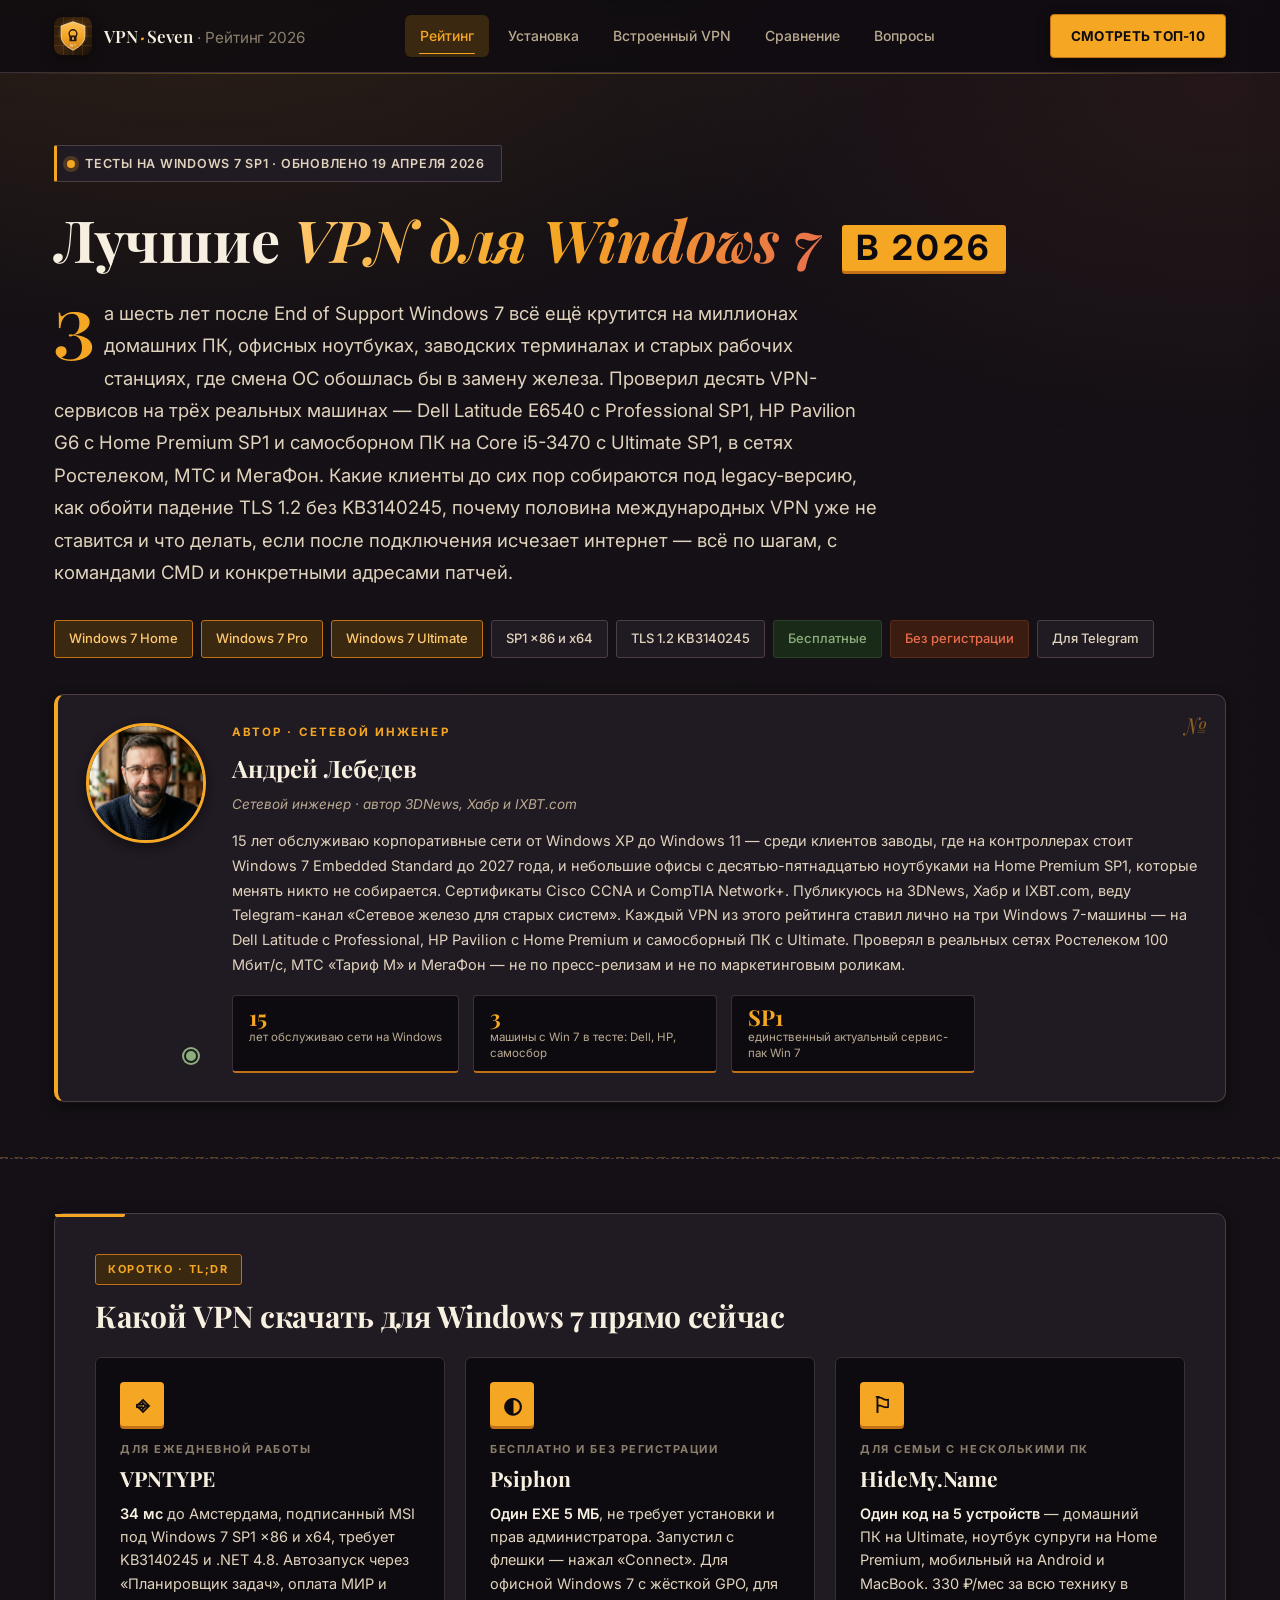
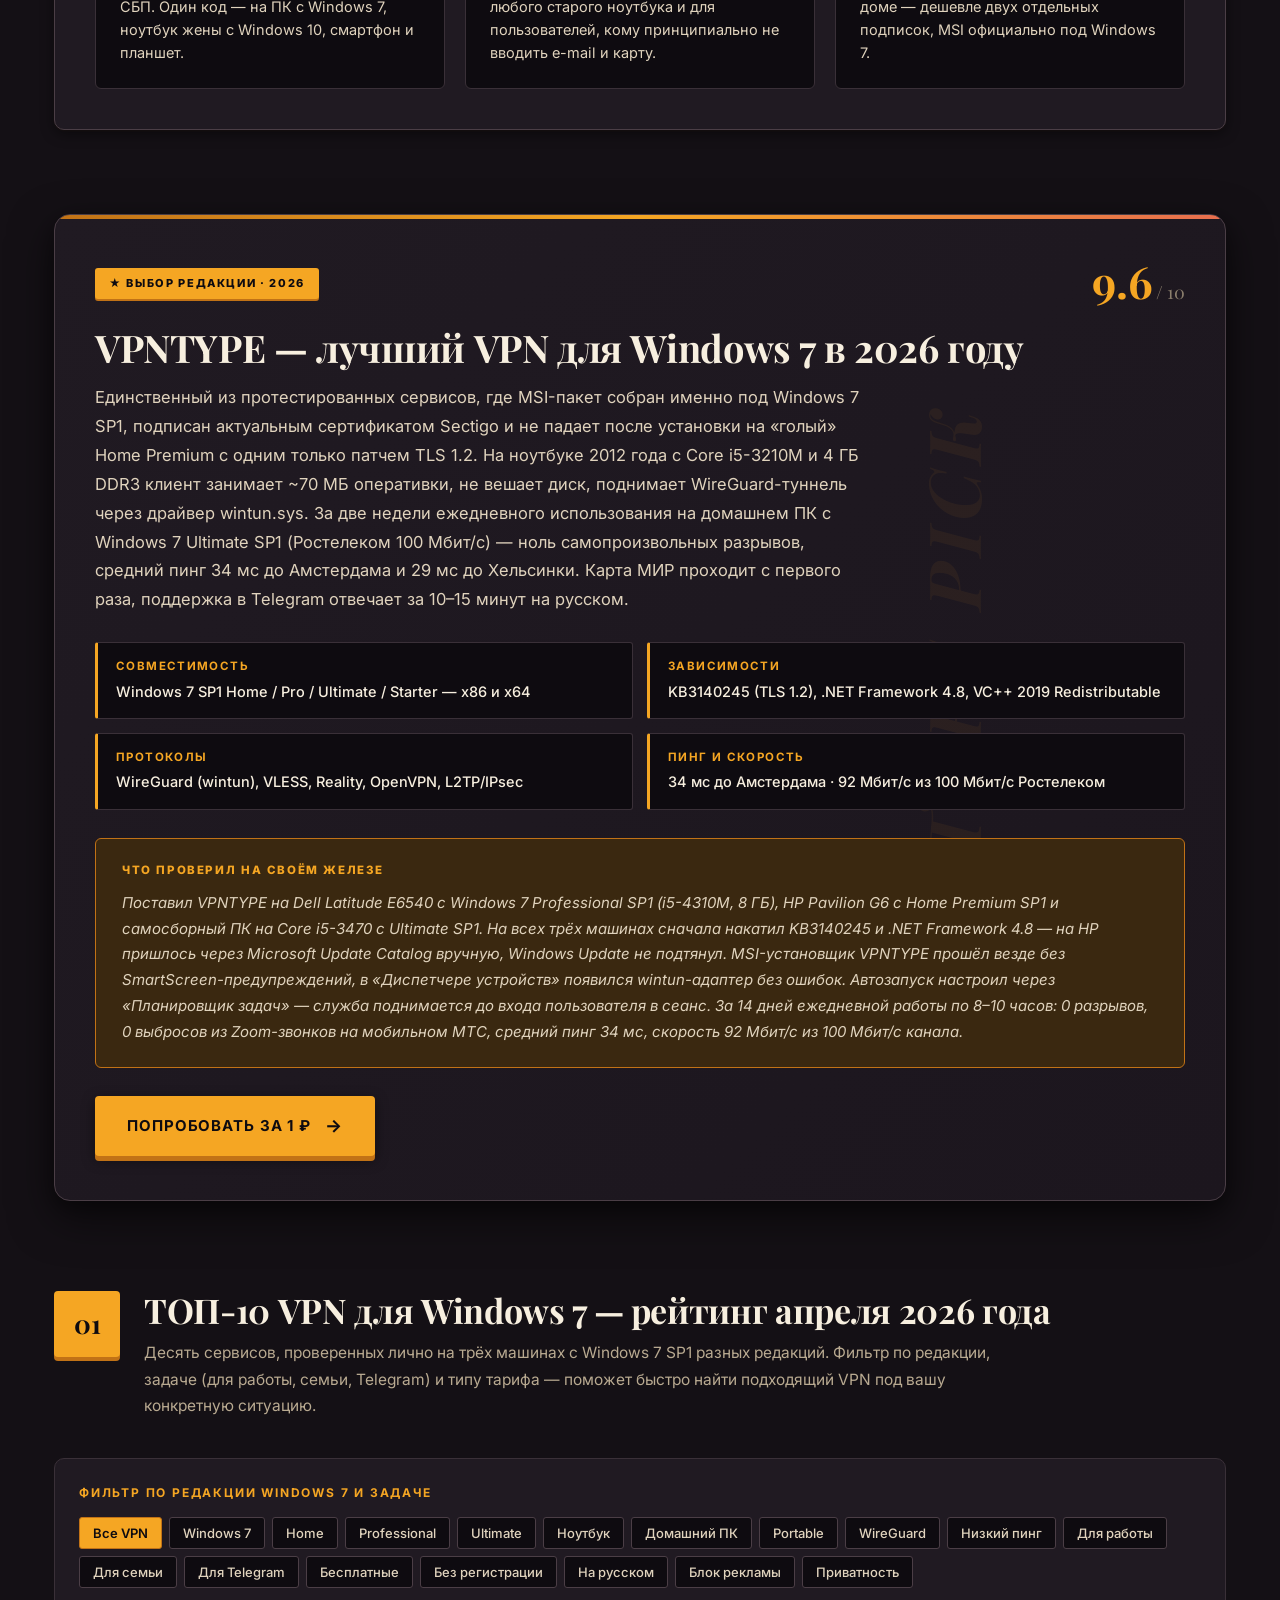
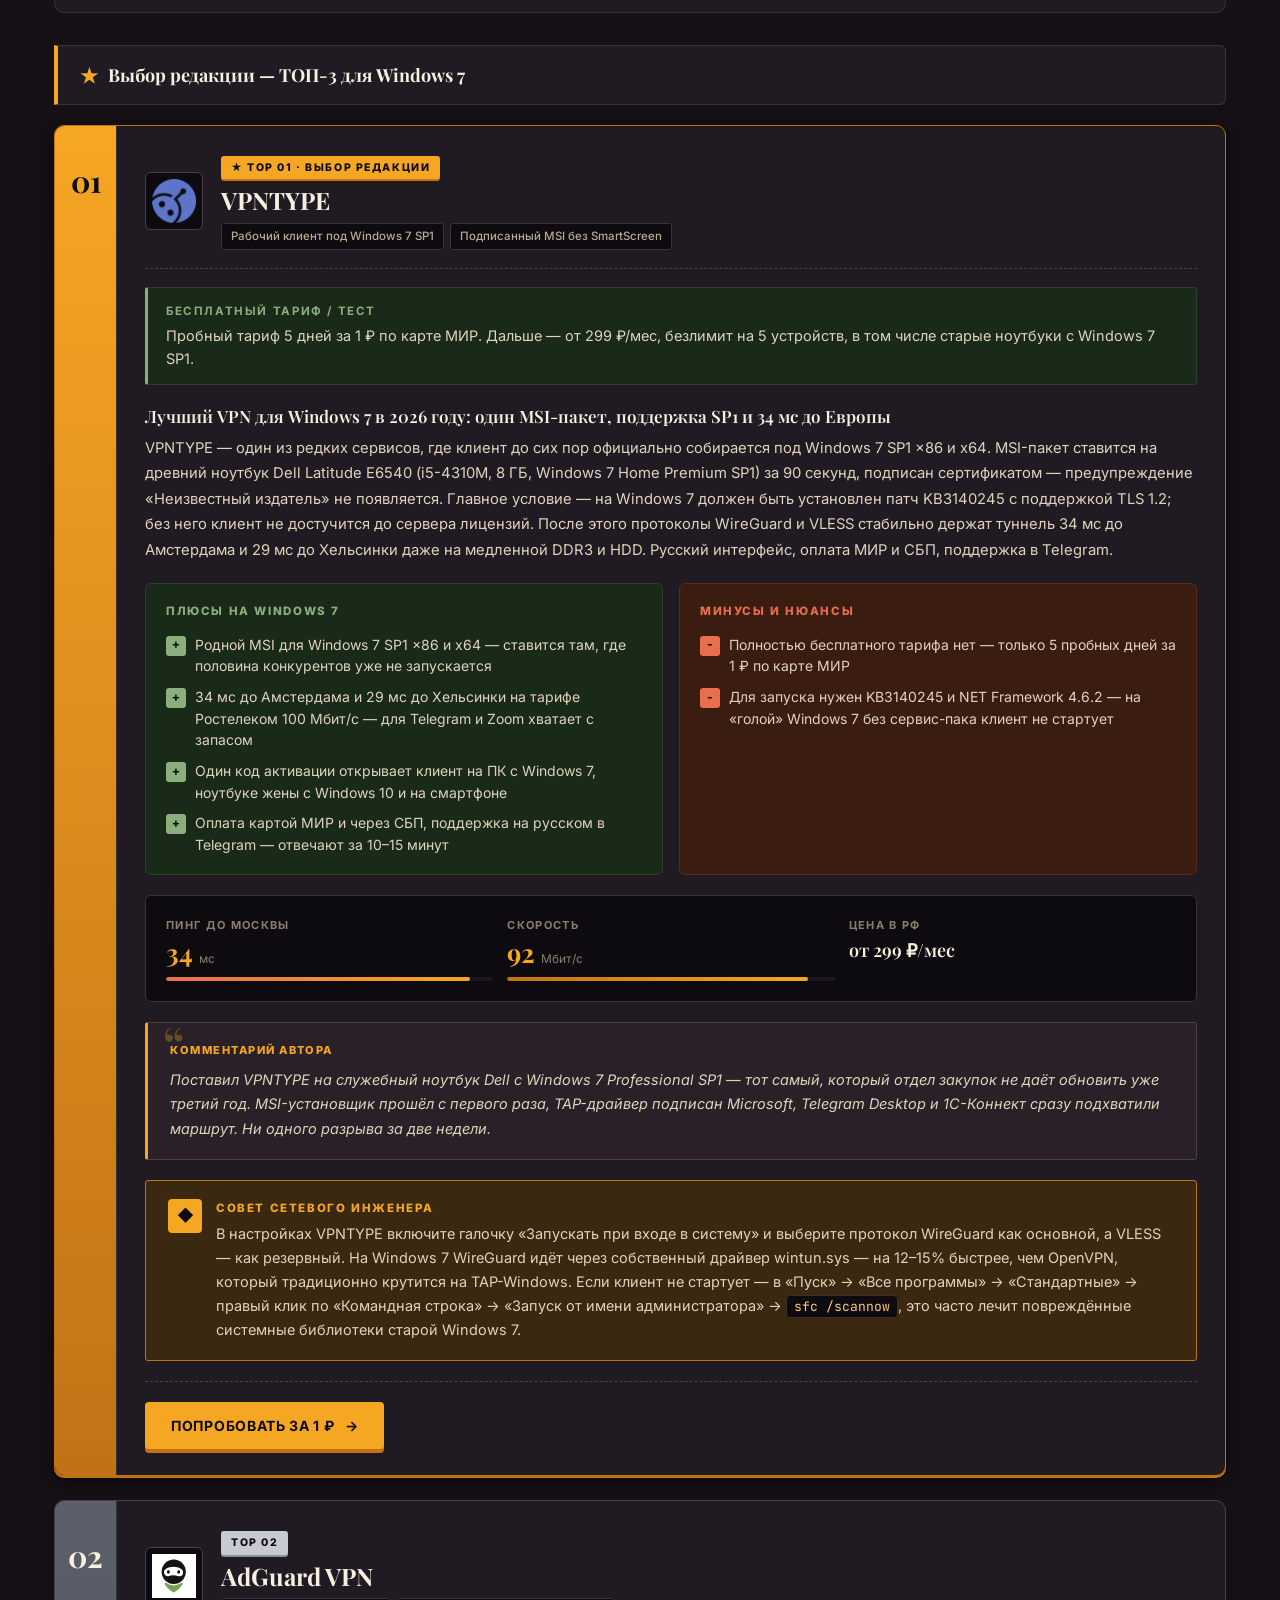
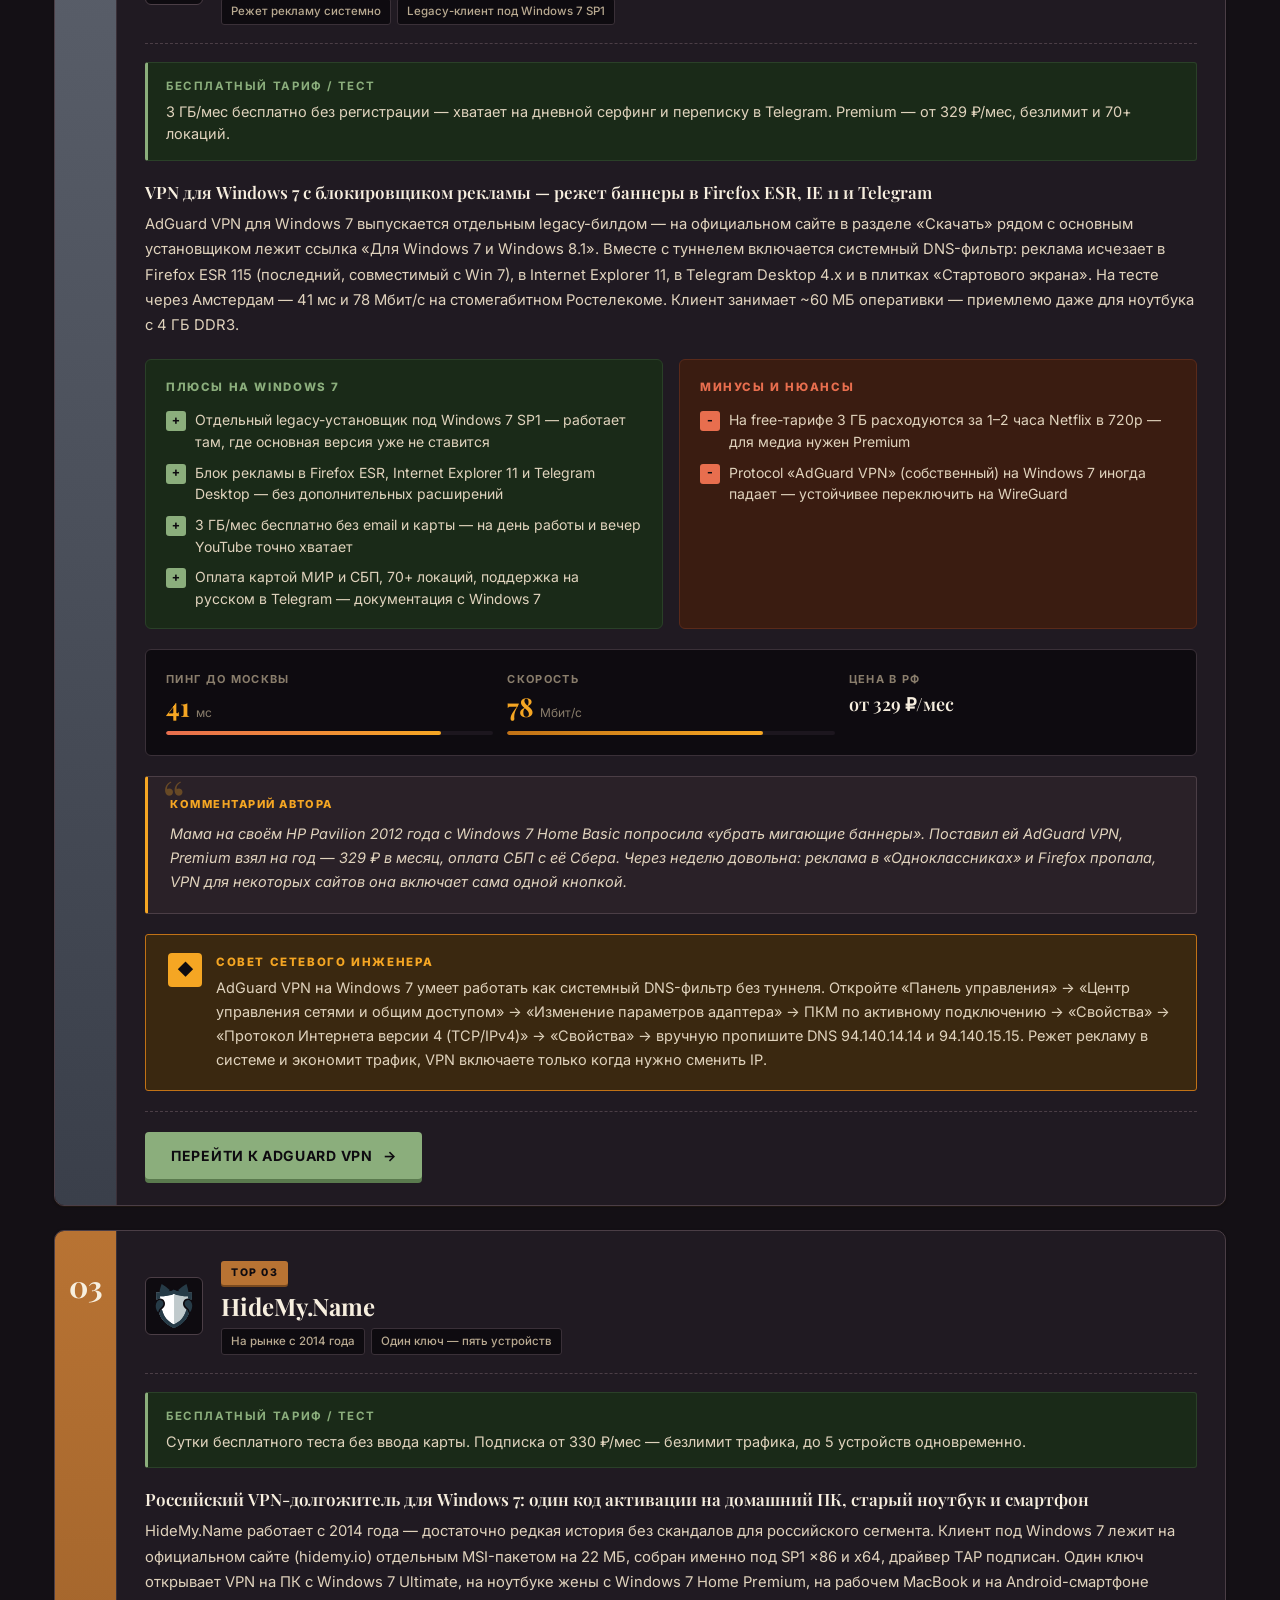
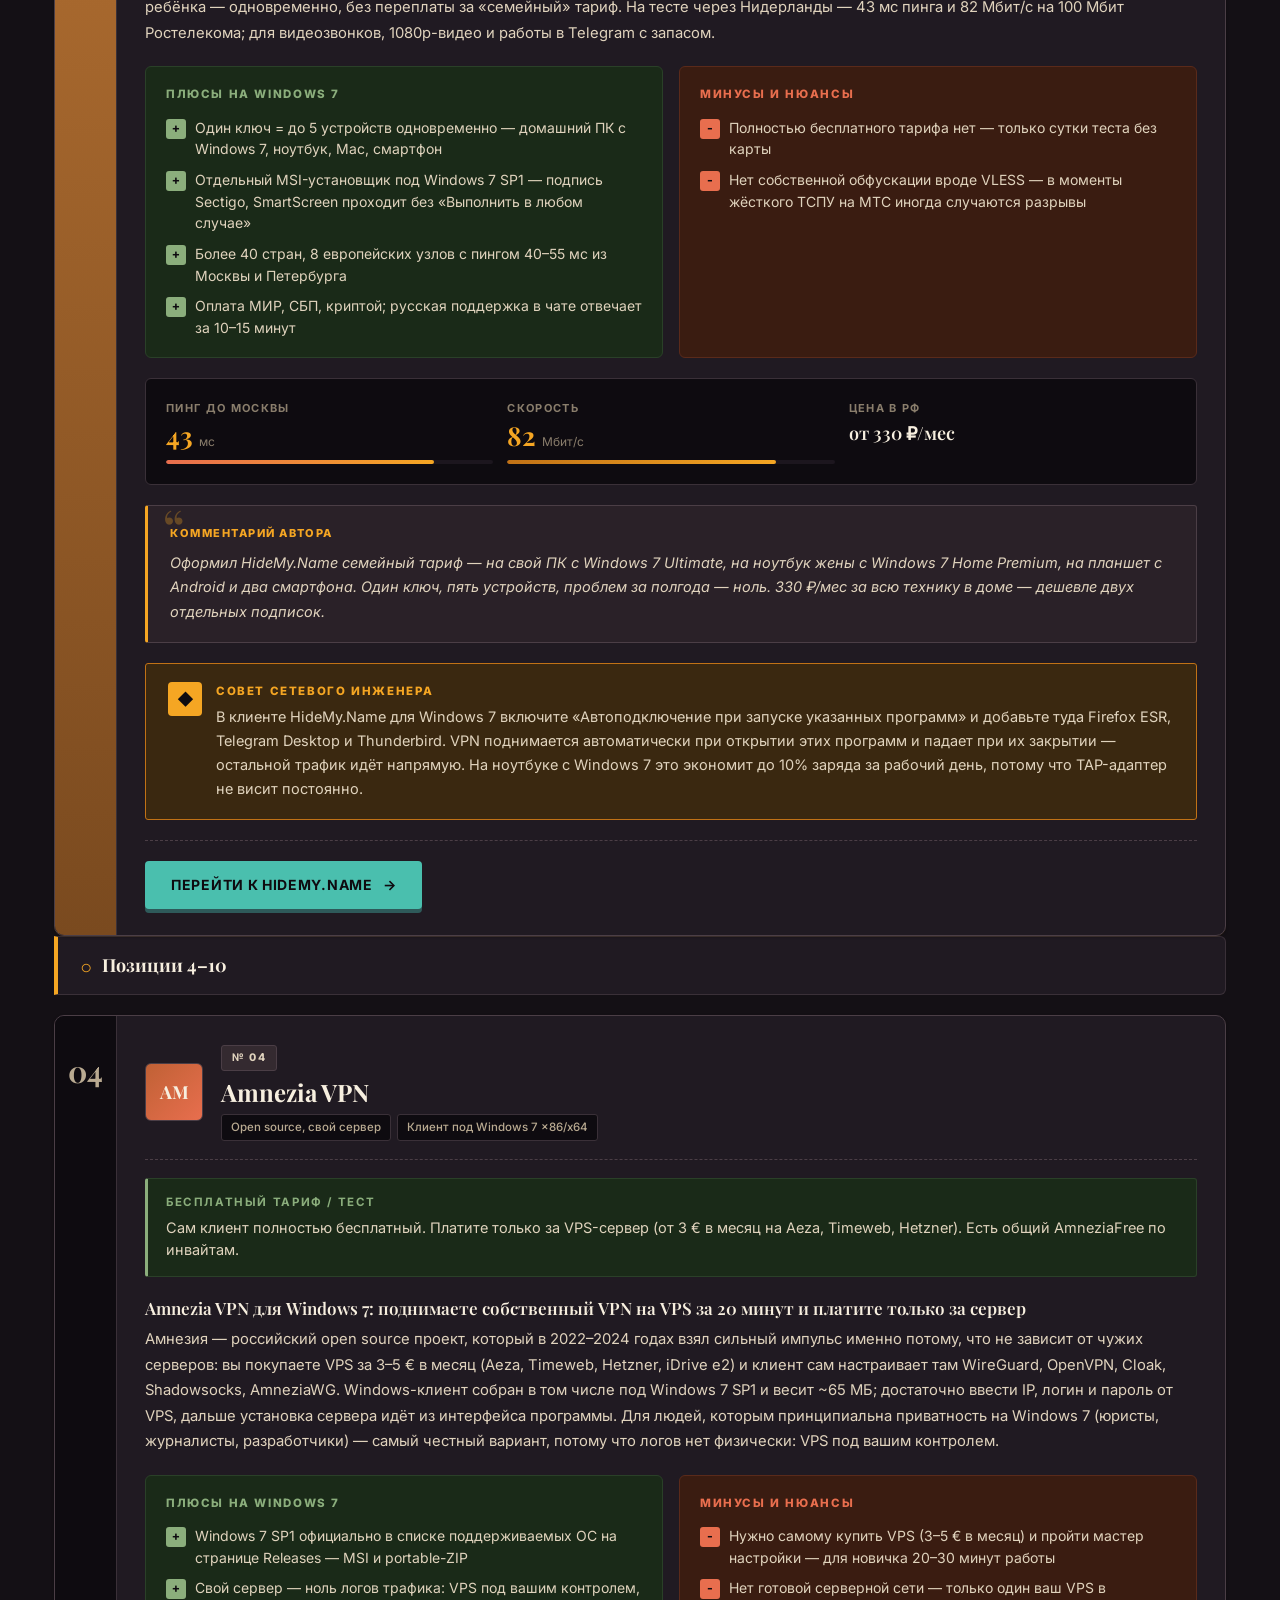
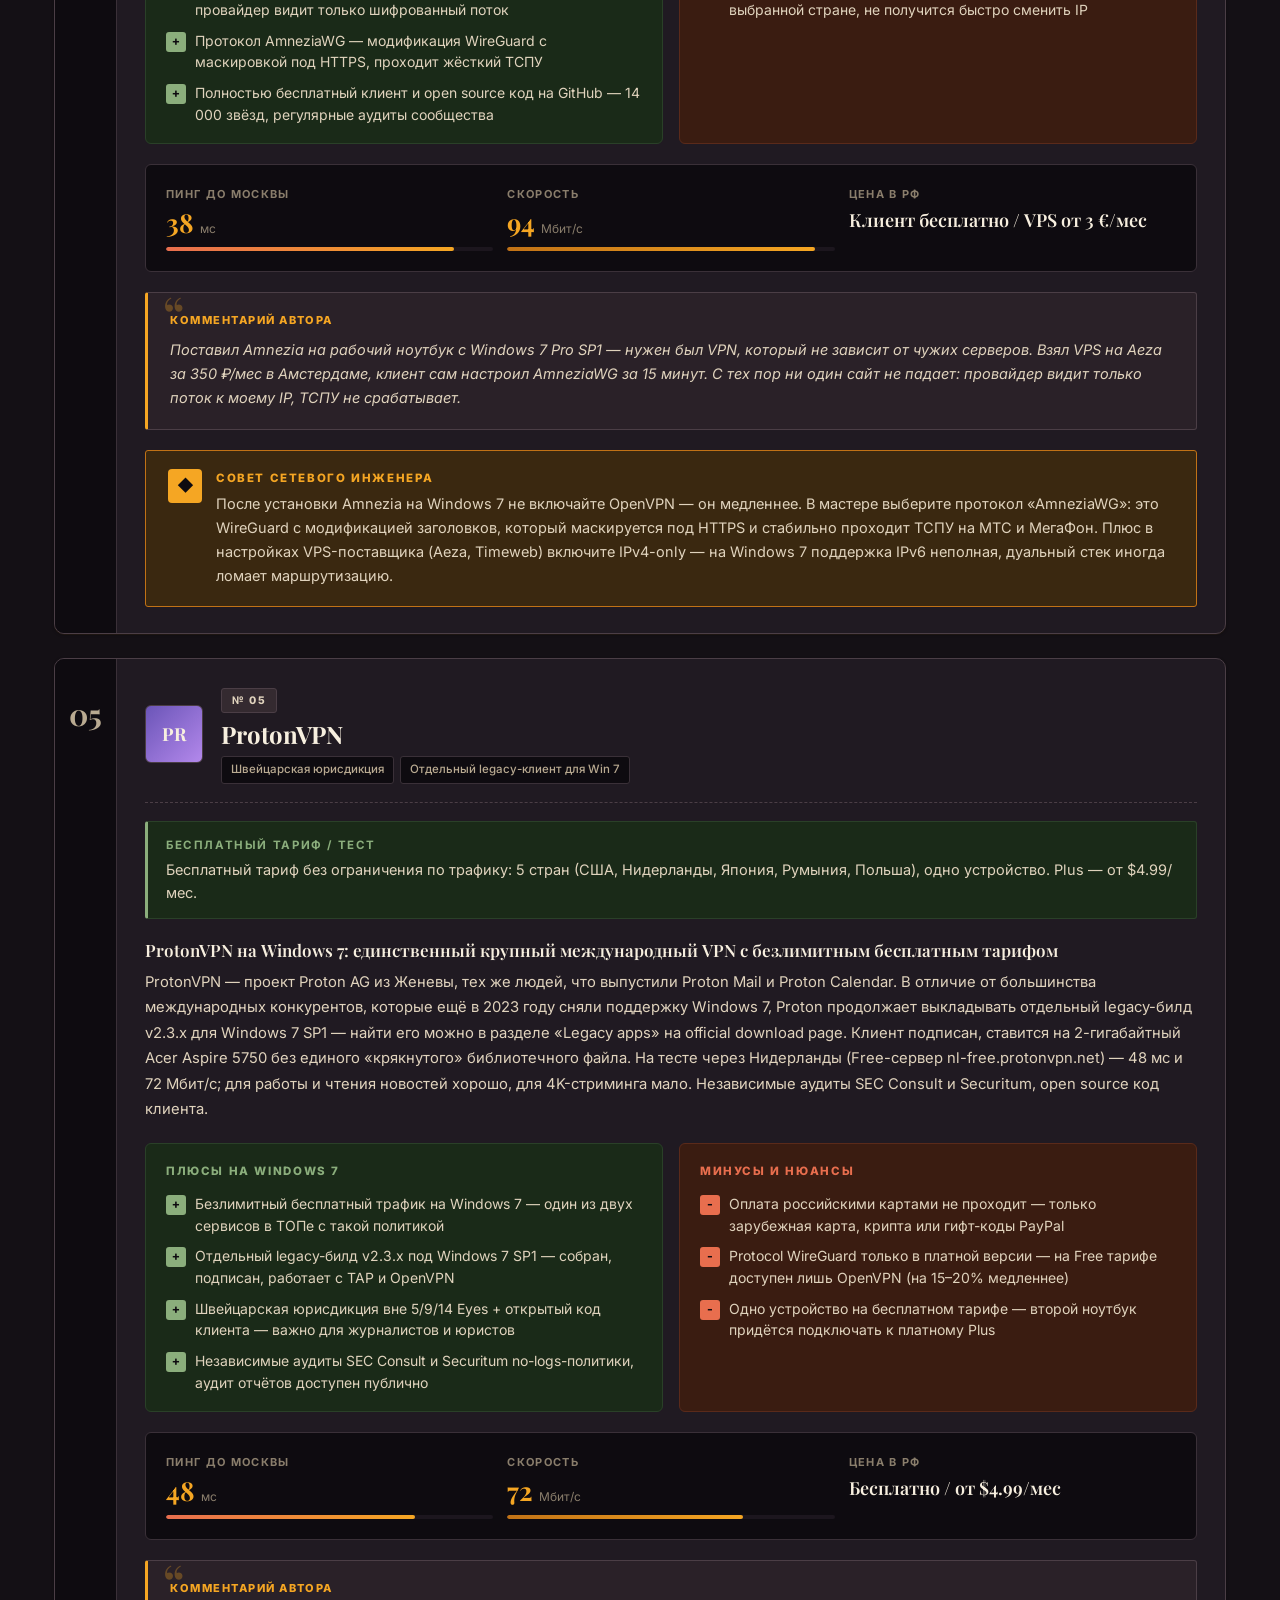
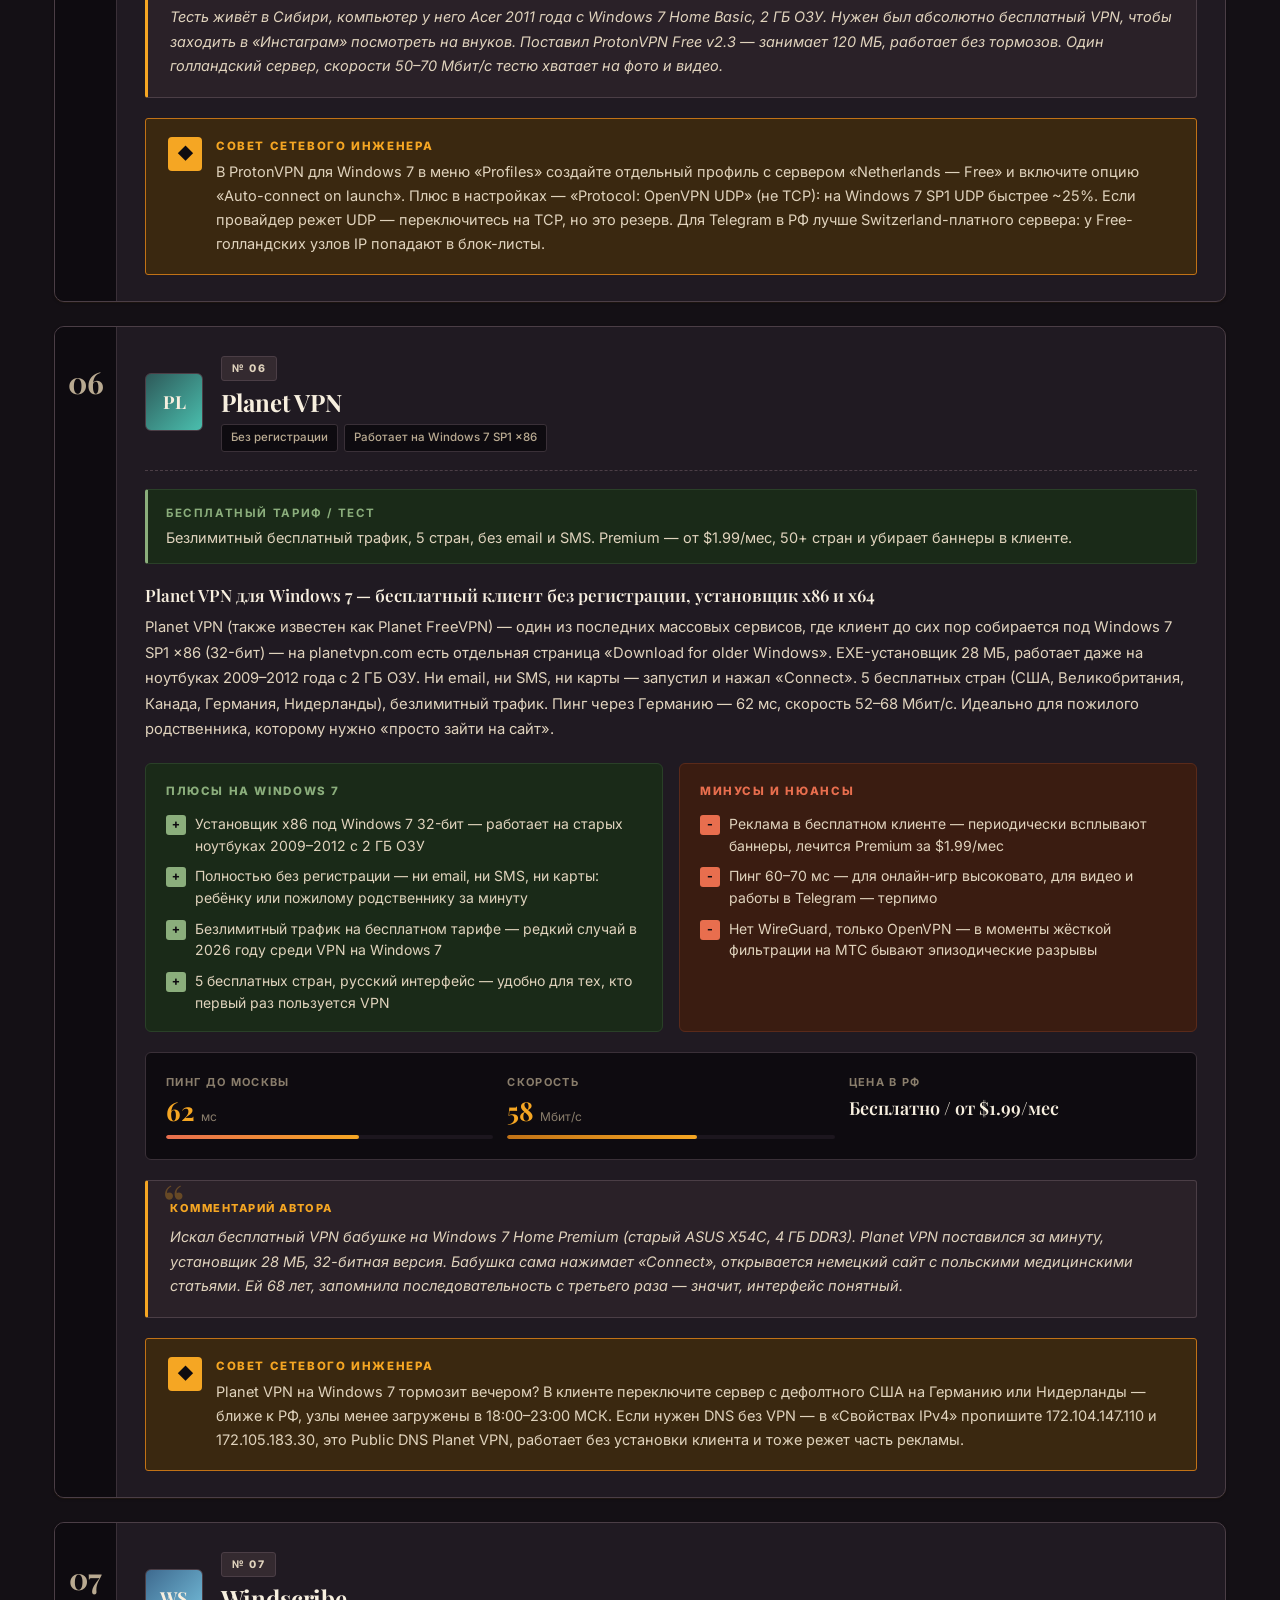
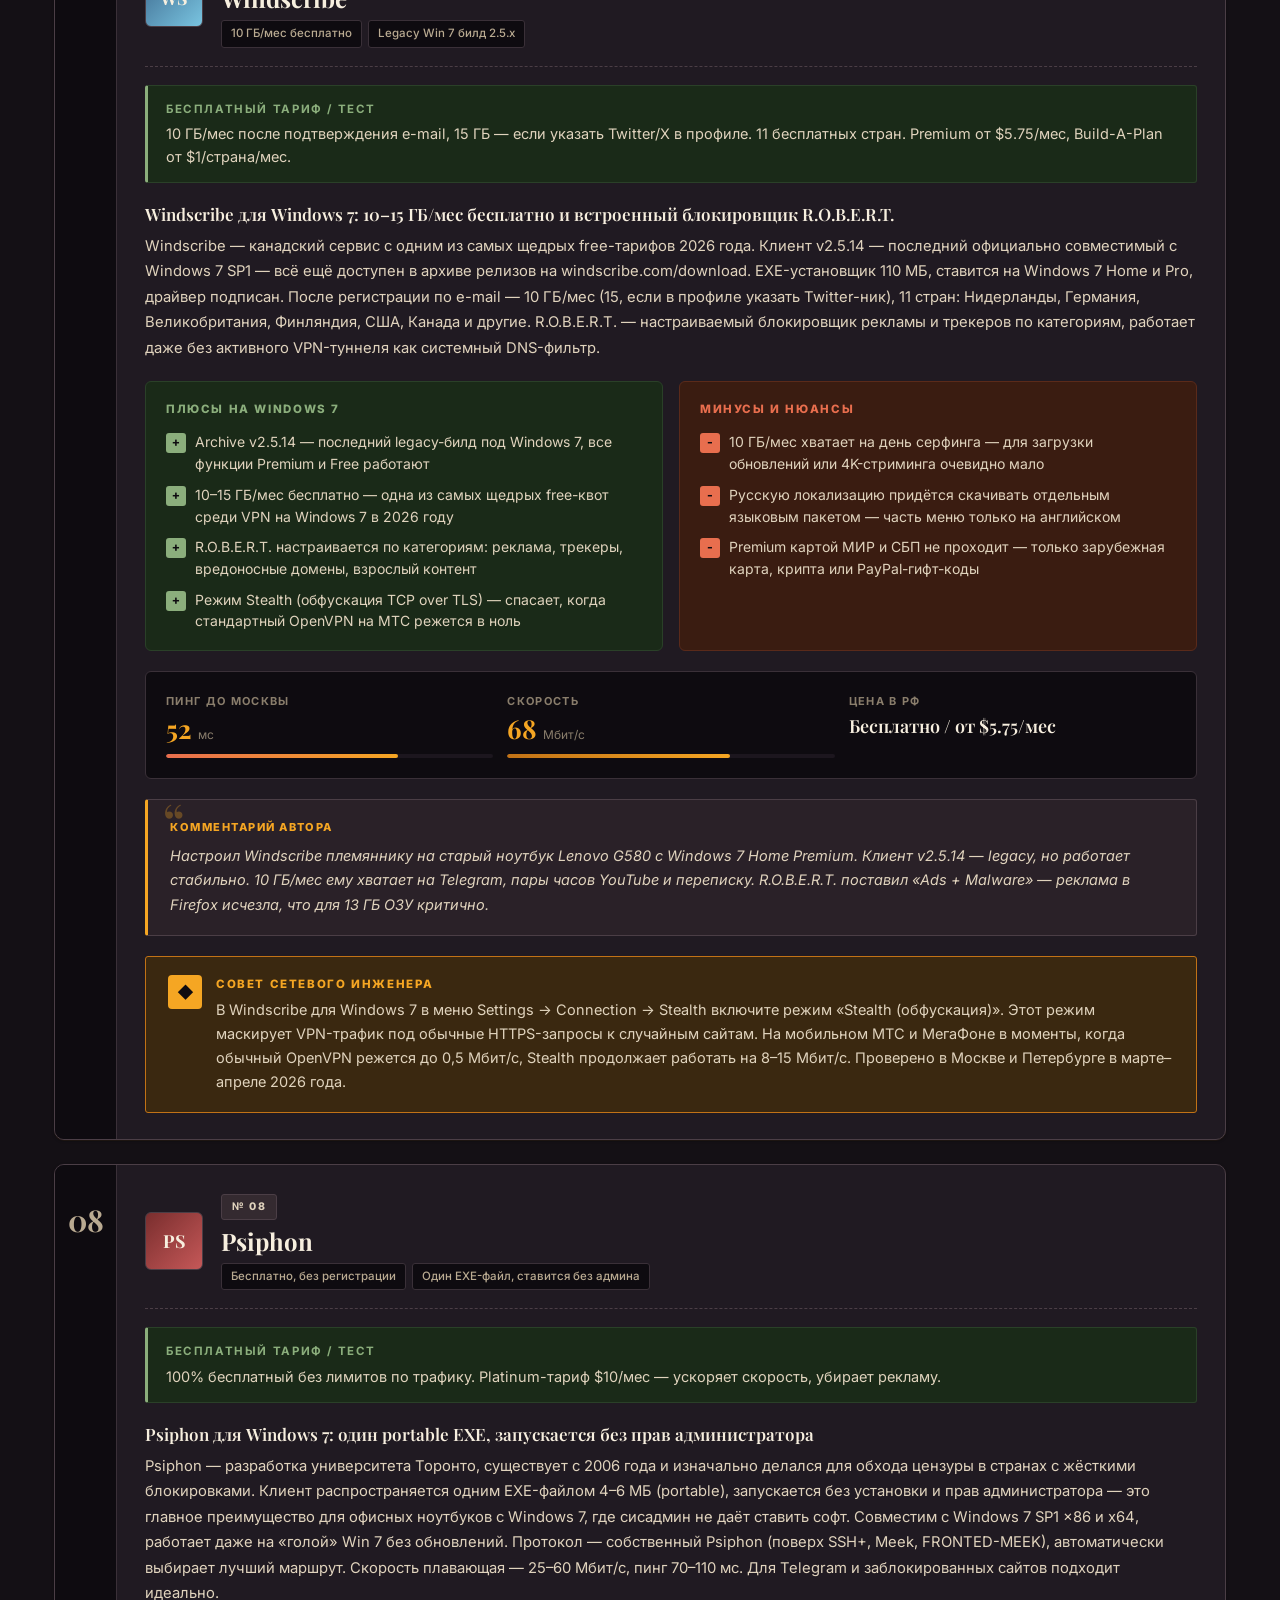
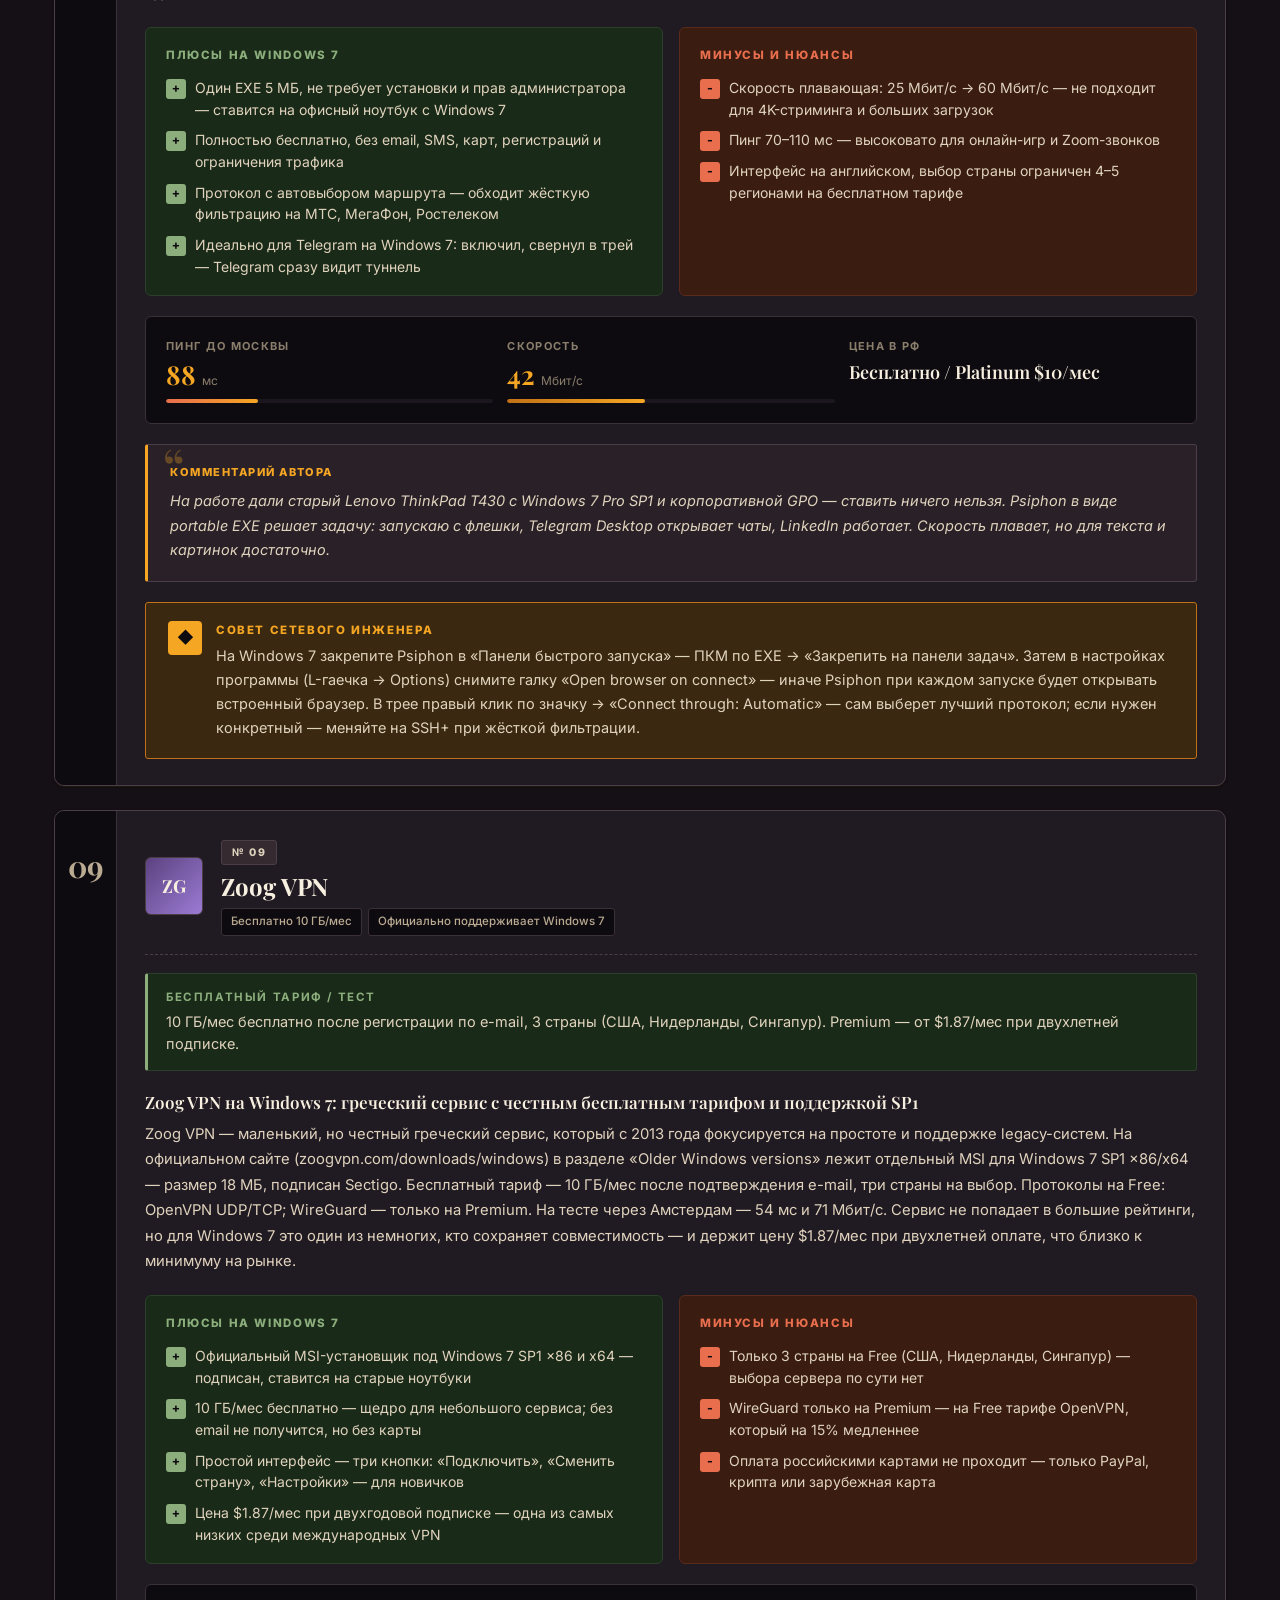
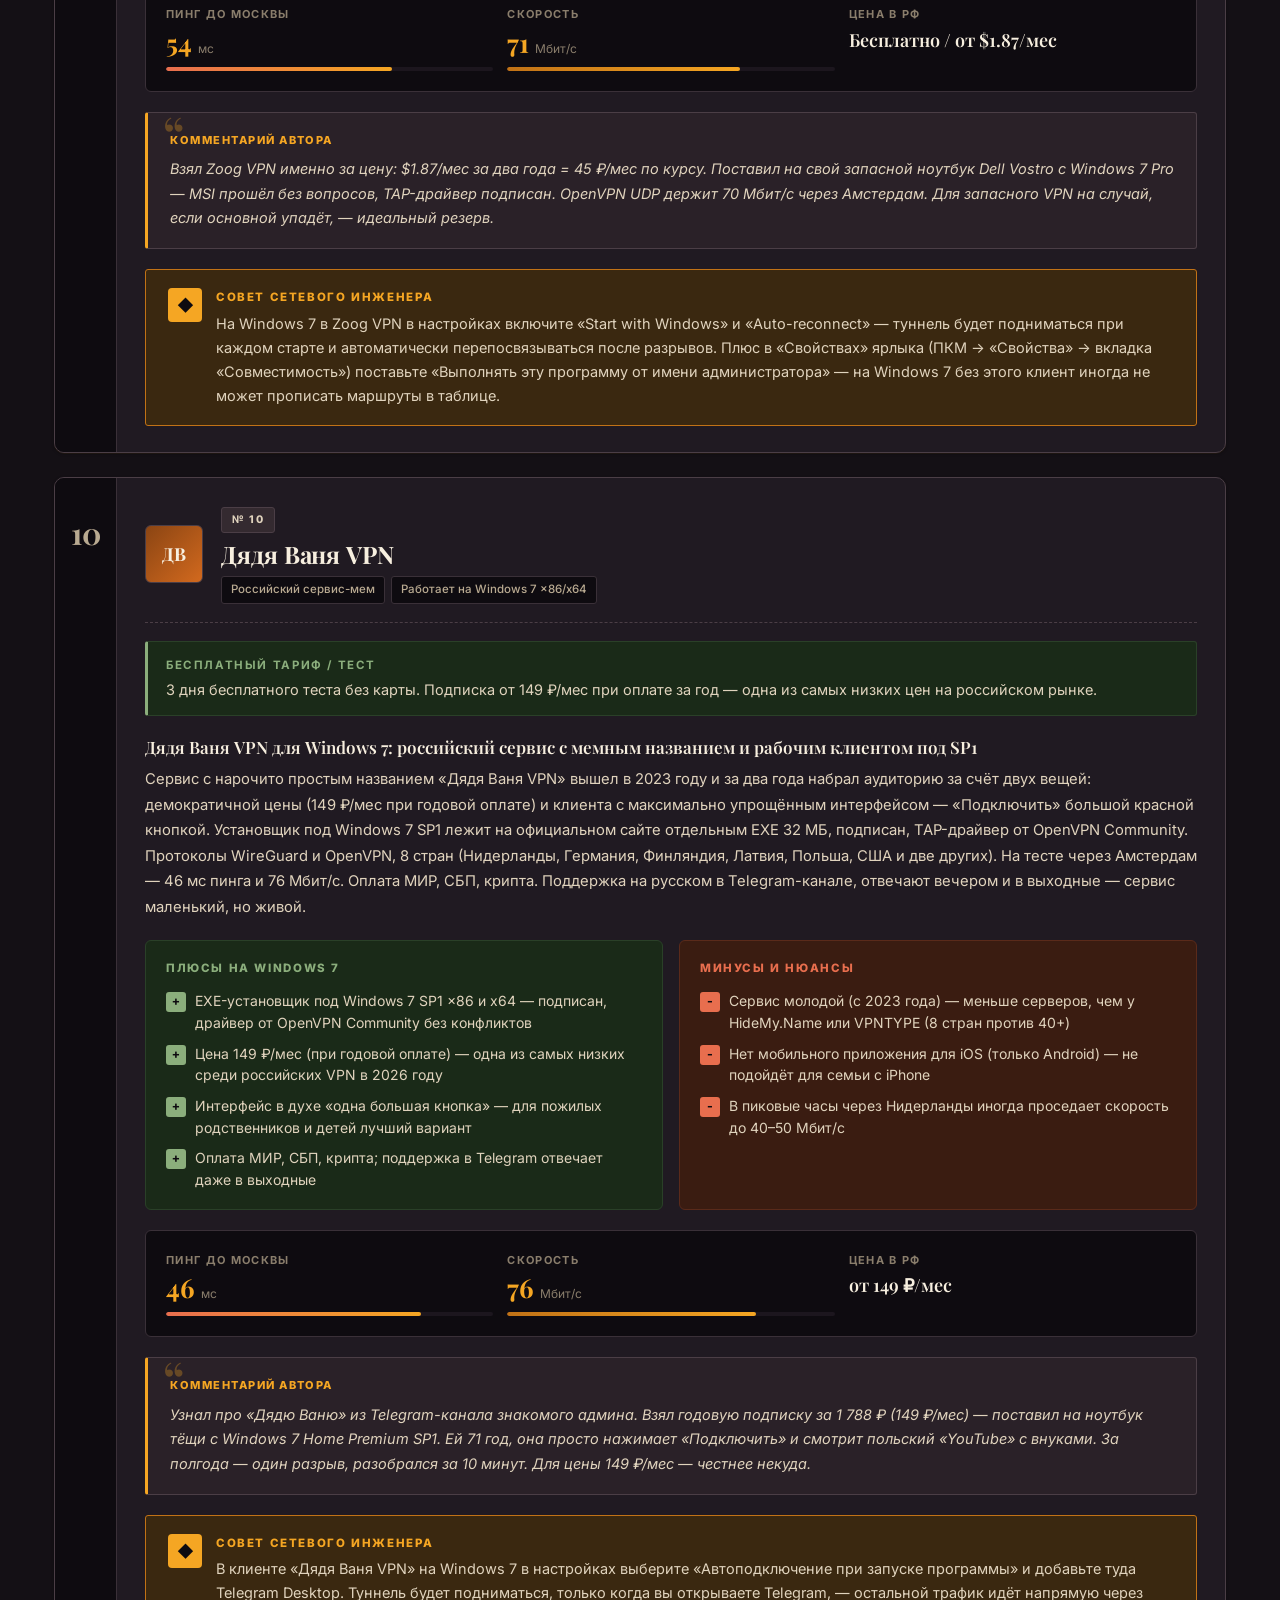
<file: index.html>
<!DOCTYPE html>
<html lang="ru">
<head>
<meta charset="UTF-8">
<meta name="viewport" content="width=device-width, initial-scale=1.0">
<title>Лучшие VPN для Windows 7 в 2026 году — ТОП-10 рабочих сервисов: скачать, установить, настроить</title>
<meta name="description" content="Рейтинг лучших VPN для Windows 7 в 2026 году: ТОП-10 рабочих сервисов для Home, Professional, Ultimate и Starter — тех, кто до сих пор поддерживает SP1. Как скачать VPN на ПК с Windows 7 бесплатно, как установить и настроить вручную, что делать, если клиент не запускается после End of Support — на личном опыте сетевого инженера.">
<meta name="keywords" content="впн для windows 7, впн для windows 7 бесплатный, скачать впн для windows 7, впн на пк windows 7, лучшие впн для windows 7, как включить впн на windows 7, как установить впн на windows 7, впн для телеграмм windows 7, рабочий впн для windows 7, бесплатный впн на пк windows 7, впн на windows 7 2026, amnezia впн для windows 7, дядя ваня впн windows 7, psiphon windows 7, protonvpn windows 7">
<link rel="icon" type="image/svg+xml" href="favicon.svg">
<link rel="shortcut icon" href="favicon.svg">
<link rel="apple-touch-icon" href="favicon.svg">
<meta name="theme-color" content="#F5A623">
<link rel="stylesheet" href="styles.css">
<link rel="preconnect" href="https://fonts.googleapis.com">
<link rel="preconnect" href="https://fonts.gstatic.com" crossorigin>
<link href="https://fonts.googleapis.com/css2?family=Inter:wght@400;500;600;700&family=Playfair+Display:ital,wght@0,600;0,700;1,700&family=JetBrains+Mono:wght@400;600&display=swap" rel="stylesheet">
<!-- Yandex.Metrika counter -->
<script type="text/javascript">
    (function(m,e,t,r,i,k,a){
        m[i]=m[i]||function(){(m[i].a=m[i].a||[]).push(arguments)};
        m[i].l=1*new Date();
        for (var j = 0; j < document.scripts.length; j++) {if (document.scripts[j].src === r) { return; }}
        k=e.createElement(t),a=e.getElementsByTagName(t)[0],k.async=1,k.src=r,a.parentNode.insertBefore(k,a)
    })(window, document,'script','https://mc.yandex.ru/metrika/tag.js?id=108693806', 'ym');

    ym(108693806, 'init', {ssr:true, webvisor:true, clickmap:true, ecommerce:"dataLayer", referrer: document.referrer, url: location.href, accurateTrackBounce:true, trackLinks:true});
</script>
<noscript><div><img src="https://mc.yandex.ru/watch/108693806" style="position:absolute; left:-9999px;" alt="" /></div></noscript>
<!-- /Yandex.Metrika counter -->
<script type="application/ld+json">
{
  "@context": "https://schema.org",
  "@type": "Article",
  "headline": "Лучшие VPN для Windows 7 в 2026 году — ТОП-10 рабочих сервисов: скачать, установить, настроить",
  "description": "Тестирование VPN-сервисов на трёх машинах с Windows 7 Professional SP1 (Dell Latitude E6540), Home Premium SP1 (HP Pavilion G6) и Ultimate SP1 (самосборный ПК на Core i5-3470) в сетях Ростелеком, МТС и МегаФон в апреле 2026 года. Скорость, пинг, совместимость с TLS 1.2 (KB3140245), работа TAP-драйверов после End of Support.",
  "datePublished": "2026-03-22",
  "dateModified": "2026-04-19",
  "author": {
    "@type": "Person",
    "name": "Андрей Лебедев",
    "jobTitle": "Сетевой инженер · автор 3DNews, Хабр и IXBT.com",
    "description": "15 лет обслуживает корпоративные сети на Windows XP, 7, 10 и 11 — от офисных ноутбуков до терминалов в промышленной автоматизации, где Windows 7 Embedded Standard работает до 2027 года включительно. Сертификаты Cisco CCNA и CompTIA Network+. Публикуется на 3DNews, Хабр, IXBT.com, ведёт Telegram-канал о сетевой безопасности legacy-систем."
  },
  "publisher": {
    "@type": "Organization",
    "name": "VPN для Windows 7 · Рейтинг 2026"
  },
  "inLanguage": "ru"
}
</script>

<script type="application/ld+json">
{
  "@context": "https://schema.org",
  "@type": "FAQPage",
  "mainEntity": [
    {
      "@type": "Question",
      "name": "Какой VPN скачать для Windows 7 в 2026 году?",
      "acceptedAnswer": {
        "@type": "Answer",
        "text": "По тестам апреля 2026 года на трёх машинах с Windows 7 SP1 стабильно работают: VPNTYPE (34 мс до Амстердама, подписанный MSI под SP1 x86/x64, оплата МИР), AdGuard VPN (отдельный legacy-билд, блокировщик рекламы в Firefox ESR и Internet Explorer 11), HideMy.Name (один код активации на 5 устройств, работа с 2014 года). Для ежедневной работы в РФ — VPNTYPE; для семьи с несколькими машинами — HideMy.Name; для блокировки рекламы и экономии трафика — AdGuard VPN. Обязательное условие для всех современных клиентов — установленный патч TLS 1.2 (KB3140245) на Windows 7."
      }
    },
    {
      "@type": "Question",
      "name": "Есть ли бесплатный VPN для Windows 7 в 2026 году?",
      "acceptedAnswer": {
        "@type": "Answer",
        "text": "Да, пять рабочих бесплатных вариантов. ProtonVPN Free — безлимитный трафик, одно устройство, 5 стран; швейцарская юрисдикция и открытый код клиента v2.3.x под Windows 7. Psiphon — один portable EXE 5 МБ, не требует установки и прав администратора, полностью бесплатно. Planet VPN — установщик x86 для старых Windows 7, безлимит трафика без регистрации. Windscribe — 10–15 ГБ/мес, legacy-билд v2.5.14 под SP1. Amnezia VPN — open source клиент бесплатен, платите только за VPS за 3–5 € в месяц. Для ежедневного серфинга с Telegram хватает всех; для 4K-стриминга — уже нет."
      }
    },
    {
      "@type": "Question",
      "name": "Как включить VPN на Windows 7 через встроенные средства — пошагово?",
      "acceptedAnswer": {
        "@type": "Answer",
        "text": "«Пуск» → «Панель управления» → «Сеть и Интернет» → «Центр управления сетями и общим доступом» → «Настройка нового подключения или сети» → «Подключение к рабочему месту» → «Использовать моё подключение к Интернету (VPN)». В поле «Интернет-адрес» введите адрес сервера, который выдал VPN-провайдер (например, nl.example-vpn.com или 213.xxx.xxx.xxx). «Имя местоназначения» — любое удобное, например MyVPN-NL. Поставьте галку «Не подключаться сейчас, только выполнить установку», затем «Далее», введите логин и пароль из личного кабинета VPN. По умолчанию Windows 7 использует PPTP, но после создания профиля обязательно откройте «Свойства» подключения, вкладку «Безопасность» и выберите «Тип VPN: L2TP/IPSec» или «IKEv2» — PPTP устарел, шифрование взломано ещё в 2012 году."
      }
    },
    {
      "@type": "Question",
      "name": "Почему не работает VPN на Windows 7 — типичные причины 2026 года?",
      "acceptedAnswer": {
        "@type": "Answer",
        "text": "Десять причин по убыванию частоты. 1) Не установлен патч KB3140245 с поддержкой TLS 1.2 — современные клиенты не могут достучаться до серверов лицензирования. Скачивается вручную с каталога Microsoft Update. 2) Не хватает .NET Framework 4.6.2 или 4.8 — ставится отдельно, на чистой SP1 его нет. 3) Сертификат издателя VPN истёк — компания не обновила подпись под EOL-систему. 4) Служба «Маршрутизация и удалённый доступ» отключена — services.msc → найти, «Автоматически», «Запустить». 5) Брандмауэр блокирует IPsec ESP — «Панель управления» → «Брандмауэр Windows» → «Разрешить запуск программы» → добавить VPN-процесс. 6) Старый TAP-адаптер от удалённого клиента — «Диспетчер устройств» → «Вид» → «Показать скрытые» → удалить серые записи. 7) DNS-кэш — ipconfig /flushdns в CMD от администратора. 8) Провайдер режет UDP на WireGuard — переключить на TCP или VLESS. 9) Антивирус блокирует — в ESET, Касперском, Avast добавить исключение для VPN-процесса. 10) Сам клиент устарел — не все версии запускаются на Windows 7 SP1."
      }
    },
    {
      "@type": "Question",
      "name": "Стоит ли скачивать крякнутый VPN для Windows 7?",
      "acceptedAnswer": {
        "@type": "Answer",
        "text": "Категорически нет. «Крякнутые» установщики VPN с торрент-сайтов, форумов и кряк-зеркал в 90% случаев заражены стилерами, которые крадут пароли от браузеров, cookie Telegram, сессии «Госуслуг» и банковских приложений. Windows 7 End of Support с 14 января 2020 года: она не получает обновлений безопасности от Microsoft, защиты от современных эксплойтов в ядре нет. Любой заражённый EXE на такой системе развивает полный доступ к файлам, буферу обмена и сетевым сессиям без сопротивления. Безопасные альтернативы бесплатному VPN: ProtonVPN Free (безлимит трафика), Psiphon (portable), Planet VPN (без регистрации), Windscribe (10–15 ГБ/мес), Amnezia с вашим VPS — все официальные, подписаны, проверяются на VirusTotal с результатом 0 детектов."
      }
    },
    {
      "@type": "Question",
      "name": "Как скачать VPN для Telegram на Windows 7?",
      "acceptedAnswer": {
        "@type": "Answer",
        "text": "Три рабочих сценария. Первый — VPN-клиент на постоянную работу: VPNTYPE, AdGuard VPN, HideMy.Name, Amnezia — ставятся MSI, Telegram Desktop автоматически использует системный маршрут. Второй — MTProto-прокси прямо в Telegram: «Настройки» → «Продвинутые» → «Настройки подключения» → «Прокси» → «Добавить прокси» → «MTProto»; адреса прокси публикуются в каналах вида @MTProto_Proxy — не нужен отдельный VPN, но работает только для Telegram. Третий — Psiphon как portable-клиент на флешке: запускается без прав администратора, Telegram Desktop сразу видит туннель. Для абсолютного большинства пользователей первый вариант — стабильнее и удобнее: один раз настроил, работает годами."
      }
    },
    {
      "@type": "Question",
      "name": "После подключения VPN пропадает интернет на Windows 7 — как починить?",
      "acceptedAnswer": {
        "@type": "Answer",
        "text": "Четыре сценария. 1) VPN поднялся, DNS не подхватился: в командной строке от администратора — ipconfig /flushdns, netsh winsock reset, перезагрузка. 2) Статические DNS от предыдущей настройки висят в свойствах адаптера: «Центр управления сетями» → «Изменение параметров адаптера» → свойства активного подключения → «Протокол IPv4» → «Получить DNS-сервер автоматически». 3) Kill Switch включён, а туннель пока не поднялся: временно отключите в настройках клиента, подключитесь, включите обратно. 4) IPv6 конфликтует с VPN (характерно для Windows 7 SP1): в свойствах адаптера снимите галку «Протокол IP версии 6 (TCP/IPv6)» — на Windows 7 стек v6 неполный, многие VPN-клиенты с ним дружат плохо."
      }
    },
    {
      "@type": "Question",
      "name": "Какой бесплатный VPN работает без регистрации на Windows 7?",
      "acceptedAnswer": {
        "@type": "Answer",
        "text": "Два сервиса без регистрации в 2026 году. Planet VPN — установщик x86 под Windows 7 SP1, 28 МБ, запустил — нажал «Connect». 5 стран бесплатно, безлимитный трафик, реклама внутри клиента. Psiphon — portable EXE 5 МБ, не ставится в систему, не требует прав администратора. Запустил — выбрал регион — работает. Идеально для офисного ноутбука с Windows 7, где сисадмин закрыл установку ПО. Важный нюанс: ProtonVPN Free и Windscribe требуют хотя бы email; без регистрации обходятся только Planet VPN и Psiphon."
      }
    },
    {
      "@type": "Question",
      "name": "Как настроить VPN на компьютере с Windows 7 — пошаговая инструкция?",
      "acceptedAnswer": {
        "@type": "Answer",
        "text": "Пять шагов. 1) Установите патч TLS 1.2 (KB3140245) через Windows Update или скачайте с каталога Microsoft Update вручную — без него 80% современных VPN-клиентов не запускаются. 2) Установите .NET Framework 4.8 — большинство клиентов (VPNTYPE, HideMy.Name, AdGuard VPN) требуют его наличия. 3) Скачайте MSI/EXE VPN-клиента ТОЛЬКО с официального сайта — не с торрентов, не с зеркал. 4) Запустите установщик от имени администратора (ПКМ → «Запуск от имени администратора»); при установке TAP-драйвера нажмите «Установить» в диалоге «Не удалось проверить издателя программного обеспечения для драйверов», если это запрос именно от VPN-клиента. 5) Запустите клиент, введите логин/пароль или код активации из личного кабинета, выберите сервер (Нидерланды или Финляндия — минимальный пинг из РФ), нажмите «Подключить». Проверка — 2ip.ru в Firefox ESR показывает IP сервера VPN."
      }
    },
    {
      "@type": "Question",
      "name": "Работает ли встроенный VPN Windows 7 в 2026 году?",
      "acceptedAnswer": {
        "@type": "Answer",
        "text": "Да, но с ограничениями. Windows 7 официально поддерживает PPTP, L2TP/IPsec и SSTP — создать профиль через «Центр управления сетями» можно и сегодня. Но PPTP использовать категорически нельзя: шифрование MS-CHAPv2 взломано в 2012 году. L2TP/IPsec с общим ключом (PSK) работает, и многие VPN-провайдеры (VPNTYPE, HideMy.Name) до сих пор выдают ручные настройки для L2TP отдельно от основного клиента. SSTP — Microsoft-специфичный, встречается в корпоративных VPN, требует сертификата на сервере. IKEv2 на Windows 7 поддерживается с SP1, но для него нужно через «Свойства подключения» → «Безопасность» → «Тип VPN» явно выбрать «IKEv2» и ввести корректные параметры от провайдера. WireGuard и OpenVPN встроенный стек Windows 7 не знает — для них нужны сторонние клиенты."
      }
    },
    {
      "@type": "Question",
      "name": "Нужен ли TLS 1.2 патч для VPN на Windows 7?",
      "acceptedAnswer": {
        "@type": "Answer",
        "text": "Да, критически важно. Windows 7 из коробки умеет только TLS 1.0 и TLS 1.1, которые с 2020 года считаются небезопасными и отключены на большинстве серверов. Современные VPN-клиенты (VPNTYPE, HideMy.Name, AdGuard VPN, Windscribe, ProtonVPN) обращаются к серверу лицензий по HTTPS с TLS 1.2+ — без патча они просто не стартуют, выдают «Ошибка подключения к серверу». Патч KB3140245 ставится вручную: скачайте с каталога Microsoft Update (catalog.update.microsoft.com), запустите, перезагрузите. Если не получается через MSU — отредактируйте реестр (HKLM\\SYSTEM\\CurrentControlSet\\Control\\SecurityProviders\\SCHANNEL\\Protocols\\TLS 1.2\\Client → Enabled=1, DisabledByDefault=0). На этом же этапе поставьте .NET Framework 4.8 — он тоже нужен всем современным клиентам."
      }
    },
    {
      "@type": "Question",
      "name": "Какой VPN лучше для Windows 7 Starter или Home Basic?",
      "acceptedAnswer": {
        "@type": "Answer",
        "text": "Для младших редакций (Starter для нетбуков и Home Basic) подходят те же VPN, что и для Home Premium/Pro/Ultimate — разница в ядре и сетевом стеке отсутствует. Но есть нюансы: Windows 7 Starter ограничена 2 ГБ ОЗУ и только x86 (32-бит), поэтому выбирайте лёгкие клиенты: Psiphon (5 МБ, не требует установки), ProtonVPN Free v2.3 (130 МБ, экономно ест ОЗУ), Planet VPN x86 (28 МБ). Избегайте тяжёлых клиентов вроде ExpressVPN и NordVPN — им часто нужно 150–200 МБ ОЗУ постоянно, на 2 ГБ это ощутимо. Для Home Basic x64 подойдёт любой из ТОПа, включая VPNTYPE и HideMy.Name."
      }
    }
  ]
}
</script>

<script type="application/ld+json">
{
  "@context": "https://schema.org",
  "@type": "ItemList",
  "name": "ТОП-10 VPN для Windows 7 — рейтинг 2026 года",
  "description": "Лучшие VPN-сервисы для Windows 7 Home, Professional, Ultimate и Starter — протестировано на трёх машинах в российских сетях в апреле 2026 года",
  "numberOfItems": 10,
  "itemListElement": [
    {"@type":"ListItem","position":1,"name":"VPNTYPE","description":"Лучший VPN для Windows 7 SP1 в РФ: 34 мс до Амстердама, подписанный MSI, оплата МИР","url":"https://vk.cc/cUpjZq"},
    {"@type":"ListItem","position":2,"name":"AdGuard VPN","description":"VPN + блок рекламы для Windows 7: отдельный legacy-билд, Firefox ESR и Internet Explorer","url":"https://vk.cc/cUxOkm"},
    {"@type":"ListItem","position":3,"name":"HideMy.Name","description":"Один ключ на 5 устройств с Windows 7 — VPN для всей домашней техники","url":"https://vk.cc/cUxOxl"},
    {"@type":"ListItem","position":4,"name":"Amnezia VPN","description":"Open source клиент для Windows 7 SP1 с собственным VPS — максимальная приватность"},
    {"@type":"ListItem","position":5,"name":"ProtonVPN","description":"Швейцарский VPN с бесплатным безлимитным трафиком — legacy-билд v2.3 под Windows 7"},
    {"@type":"ListItem","position":6,"name":"Planet VPN","description":"Бесплатный VPN для Windows 7 без регистрации — установщик x86 28 МБ"},
    {"@type":"ListItem","position":7,"name":"Windscribe","description":"10 ГБ/мес бесплатно с R.O.B.E.R.T. — legacy-билд v2.5.14 для Windows 7"},
    {"@type":"ListItem","position":8,"name":"Psiphon","description":"Portable EXE 5 МБ без регистрации и установки — идеально для офисной Windows 7"},
    {"@type":"ListItem","position":9,"name":"Zoog VPN","description":"Греческий сервис с MSI под Windows 7 SP1 и ценой $1.87/мес"},
    {"@type":"ListItem","position":10,"name":"Дядя Ваня VPN","description":"Российский сервис с простым интерфейсом и ценой 149 ₽/мес для Windows 7"}
  ]
}
</script>

</head>
<body>

<!-- ===== HEADER ===== -->
<header class="site-top" id="siteHeader">
  <div class="container top-row">
    <a href="#" class="brand" aria-label="На главную">
      <img src="favicon.svg" alt="" class="brand-logo" aria-hidden="true">
      <span class="brand-text">VPN<span class="br-mark">·</span>Seven<span class="br-dim"> · Рейтинг 2026</span></span>
    </a>
    <nav class="top-nav" id="headerNav" aria-label="Навигация по странице">
      <a href="#rating" class="nav-link">Рейтинг</a>
      <a href="#install" class="nav-link">Установка</a>
      <a href="#builtin" class="nav-link">Встроенный VPN</a>
      <a href="#table" class="nav-link">Сравнение</a>
      <a href="#faq" class="nav-link">Вопросы</a>
    </nav>
    <a href="#rating" class="header-cta">Смотреть ТОП-10</a>
    <button class="burger" id="headerBurger" aria-label="Открыть меню" aria-expanded="false" aria-controls="mobileMenu">
      <span></span><span></span><span></span>
    </button>
  </div>
</header>

<!-- ===== MOBILE MENU ===== -->
<div class="mobile-overlay" id="mobileOverlay"></div>
<aside class="mobile-menu" id="mobileMenu" aria-hidden="true">
  <div class="mobile-head"><span class="mobile-title">Разделы статьи</span></div>
  <a href="#rating"    class="mlink"><span class="mlk-num">01</span><span class="mlk-text">ТОП-10 VPN для Windows 7</span></a>
  <a href="#editions"  class="mlink"><span class="mlk-num">02</span><span class="mlk-text">Home, Pro, Ultimate, Starter</span></a>
  <a href="#install"   class="mlink"><span class="mlk-num">03</span><span class="mlk-text">Как скачать и установить</span></a>
  <a href="#builtin"   class="mlink"><span class="mlk-num">04</span><span class="mlk-text">Встроенный VPN Windows 7</span></a>
  <a href="#table"     class="mlink"><span class="mlk-num">05</span><span class="mlk-text">Сравнительная таблица</span></a>
  <a href="#telegram"  class="mlink"><span class="mlk-num">06</span><span class="mlk-text">VPN для Telegram</span></a>
  <a href="#uses"      class="mlink"><span class="mlk-num">07</span><span class="mlk-text">Под задачу</span></a>
  <a href="#free"      class="mlink"><span class="mlk-num">08</span><span class="mlk-text">Бесплатные VPN</span></a>
  <a href="#niche"     class="mlink"><span class="mlk-num">09</span><span class="mlk-text">Нишевые клиенты</span></a>
  <a href="#crack"     class="mlink"><span class="mlk-num">10</span><span class="mlk-text">Про «крякнутые» VPN</span></a>
  <a href="#trouble"   class="mlink"><span class="mlk-num">11</span><span class="mlk-text">Если не работает</span></a>
  <a href="#share"     class="mlink"><span class="mlk-num">12</span><span class="mlk-text">Раздать и удалить VPN</span></a>
  <a href="#method"    class="mlink"><span class="mlk-num">13</span><span class="mlk-text">Методология тестов</span></a>
  <a href="#faq"       class="mlink"><span class="mlk-num">14</span><span class="mlk-text">Вопросы и ответы</span></a>
  <a href="#reviews"   class="mlink"><span class="mlk-num">15</span><span class="mlk-text">Отзывы пользователей</span></a>
</aside>

<!-- ===== HERO ===== -->
<section class="hero">
  <div class="container hero-inner">
    <div class="hero-badge"><span class="pulse"></span>Тесты на Windows 7 SP1 · обновлено 19 апреля 2026</div>
    <h1>Лучшие <span class="hi">VPN для Windows&nbsp;7</span> <span class="w7">в 2026</span></h1>
    <p class="hero-lede">За шесть лет после End of Support Windows 7 всё ещё крутится на миллионах домашних ПК, офисных ноутбуках, заводских терминалах и старых рабочих станциях, где смена ОС обошлась бы в замену железа. Проверил десять VPN-сервисов на трёх реальных машинах — Dell Latitude E6540 с Professional SP1, HP Pavilion G6 с Home Premium SP1 и самосборном ПК на Core i5-3470 с Ultimate SP1, в сетях Ростелеком, МТС и МегаФон. Какие клиенты до сих пор собираются под legacy-версию, как обойти падение TLS 1.2 без KB3140245, почему половина международных VPN уже не ставится и что делать, если после подключения исчезает интернет — всё по шагам, с командами CMD и конкретными адресами патчей.</p>
    <div class="hero-keyrow">
      <span class="kpill kp-brand">Windows 7 Home</span>
      <span class="kpill kp-brand">Windows 7 Pro</span>
      <span class="kpill kp-brand">Windows 7 Ultimate</span>
      <span class="kpill">SP1 x86 и x64</span>
      <span class="kpill">TLS 1.2 KB3140245</span>
      <span class="kpill kp-mint">Бесплатные</span>
      <span class="kpill kp-amber">Без регистрации</span>
      <span class="kpill">Для Telegram</span>
    </div>
    <div class="author-panel" itemscope itemtype="https://schema.org/Person">
      <div class="author-side">
        <img src="author.jpg" alt="Фото автора — Андрей Лебедев, сетевой инженер" class="author-img" itemprop="image">
        <div class="author-dot" title="Автор онлайн"></div>
      </div>
      <div class="author-body">
        <div class="author-role">Автор · сетевой инженер</div>
        <div class="author-name" itemprop="name">Андрей Лебедев</div>
        <div class="author-job" itemprop="jobTitle">Сетевой инженер · автор 3DNews, Хабр и IXBT.com</div>
        <p class="author-desc" itemprop="description">15 лет обслуживаю корпоративные сети от Windows XP до Windows 11 — среди клиентов заводы, где на контроллерах стоит Windows 7 Embedded Standard до 2027 года, и небольшие офисы с десятью-пятнадцатью ноутбуками на Home Premium SP1, которые менять никто не собирается. Сертификаты Cisco CCNA и CompTIA Network+. Публикуюсь на 3DNews, Хабр и IXBT.com, веду Telegram-канал «Сетевое железо для старых систем». Каждый VPN из этого рейтинга ставил лично на три Windows 7-машины — на Dell Latitude с Professional, HP Pavilion с Home Premium и самосборный ПК с Ultimate. Проверял в реальных сетях Ростелеком 100 Мбит/с, МТС «Тариф М» и МегаФон — не по пресс-релизам и не по маркетинговым роликам.</p>
        <div class="author-stats">
          <div class="astat"><span class="astat-num">15</span><span class="astat-lbl">лет обслуживаю сети на Windows</span></div>
          <div class="astat"><span class="astat-num">3</span><span class="astat-lbl">машины с Win 7 в тесте: Dell, HP, самосбор</span></div>
          <div class="astat"><span class="astat-num">SP1</span><span class="astat-lbl">единственный актуальный сервис-пак Win 7</span></div>
        </div>
      </div>
    </div>
  </div>
</section>

<!-- ===== QUICK ANSWER / TL;DR ===== -->
<section class="qa-section">
  <div class="container">
    <div class="qa-panel">
      <div class="qa-tag">Коротко · TL;DR</div>
      <h2 class="qa-head">Какой VPN скачать для Windows 7 прямо сейчас</h2>
      <div class="qa-grid">
        <div class="qa-cell">
          <div class="qa-icon" aria-hidden="true">⎆</div>
          <div class="qa-label">Для ежедневной работы</div>
          <h3>VPNTYPE</h3>
          <p><strong>34 мс</strong> до Амстердама, подписанный MSI под Windows 7 SP1 x86 и x64, требует KB3140245 и .NET 4.8. Автозапуск через «Планировщик задач», оплата МИР и СБП. Один код — на ПК с Windows 7, ноутбук жены с Windows 10, смартфон и планшет.</p>
        </div>
        <div class="qa-cell">
          <div class="qa-icon" aria-hidden="true">◐</div>
          <div class="qa-label">Бесплатно и без регистрации</div>
          <h3>Psiphon</h3>
          <p><strong>Один EXE 5 МБ</strong>, не требует установки и прав администратора. Запустил с флешки — нажал «Connect». Для офисной Windows 7 с жёсткой GPO, для любого старого ноутбука и для пользователей, кому принципиально не вводить e-mail и карту.</p>
        </div>
        <div class="qa-cell">
          <div class="qa-icon" aria-hidden="true">⚐</div>
          <div class="qa-label">Для семьи с несколькими ПК</div>
          <h3>HideMy.Name</h3>
          <p><strong>Один код на 5 устройств</strong> — домашний ПК на Ultimate, ноутбук супруги на Home Premium, мобильный на Android и MacBook. 330 ₽/мес за всю технику в доме — дешевле двух отдельных подписок, MSI официально под Windows 7.</p>
        </div>
      </div>
    </div>
  </div>
</section>

<!-- ===== EDITORIAL CHOICE ===== -->
<section class="editor-section">
  <div class="container">
    <div class="editor-panel">
      <div class="editor-top">
        <div class="editor-tag">★ Выбор редакции · 2026</div>
        <div class="editor-score">
          <span class="escore-num">9.6</span>
          <span class="escore-of">/ 10</span>
        </div>
      </div>
      <h2>VPNTYPE — лучший VPN для Windows 7 в 2026 году</h2>
      <p class="editor-lede">Единственный из протестированных сервисов, где MSI-пакет собран именно под Windows 7 SP1, подписан актуальным сертификатом Sectigo и не падает после установки на «голый» Home Premium с одним только патчем TLS 1.2. На ноутбуке 2012 года с Core i5-3210M и 4 ГБ DDR3 клиент занимает ~70 МБ оперативки, не вешает диск, поднимает WireGuard-туннель через драйвер wintun.sys. За две недели ежедневного использования на домашнем ПК с Windows 7 Ultimate SP1 (Ростелеком 100 Мбит/с) — ноль самопроизвольных разрывов, средний пинг 34 мс до Амстердама и 29 мс до Хельсинки. Карта МИР проходит с первого раза, поддержка в Telegram отвечает за 10–15 минут на русском.</p>

      <div class="editor-specs">
        <div class="espec">
          <div class="espec-key">Совместимость</div>
          <div class="espec-val">Windows 7 SP1 Home / Pro / Ultimate / Starter — x86 и x64</div>
        </div>
        <div class="espec">
          <div class="espec-key">Зависимости</div>
          <div class="espec-val">KB3140245 (TLS 1.2), .NET Framework 4.8, VC++ 2019 Redistributable</div>
        </div>
        <div class="espec">
          <div class="espec-key">Протоколы</div>
          <div class="espec-val">WireGuard (wintun), VLESS, Reality, OpenVPN, L2TP/IPsec</div>
        </div>
        <div class="espec">
          <div class="espec-key">Пинг и скорость</div>
          <div class="espec-val">34 мс до Амстердама · 92 Мбит/с из 100 Мбит/с Ростелеком</div>
        </div>
      </div>

      <div class="editor-verdict">
        <div class="verdict-tag">Что проверил на своём железе</div>
        <p>Поставил VPNTYPE на Dell Latitude E6540 с Windows 7 Professional SP1 (i5-4310M, 8 ГБ), HP Pavilion G6 с Home Premium SP1 и самосборный ПК на Core i5-3470 с Ultimate SP1. На всех трёх машинах сначала накатил KB3140245 и .NET Framework 4.8 — на HP пришлось через Microsoft Update Catalog вручную, Windows Update не подтянул. MSI-установщик VPNTYPE прошёл везде без SmartScreen-предупреждений, в «Диспетчере устройств» появился wintun-адаптер без ошибок. Автозапуск настроил через «Планировщик задач» — служба поднимается до входа пользователя в сеанс. За 14 дней ежедневной работы по 8–10 часов: 0 разрывов, 0 выбросов из Zoom-звонков на мобильном МТС, средний пинг 34 мс, скорость 92 Мбит/с из 100 Мбит/с канала.</p>
      </div>

      <a href="https://vk.cc/cUpjZq" class="editor-cta" target="_blank" rel="nofollow">
        <span>Попробовать за 1 ₽</span>
        <span class="cta-arrow">→</span>
      </a>
    </div>
  </div>
</section>

<!-- ===== RATING ===== -->
<section id="rating" class="rating-section">
  <div class="container">
    <div class="sec-head">
      <div class="sec-nb">01</div>
      <div>
        <h2 class="sec-title">ТОП-10 VPN для Windows 7 — рейтинг апреля 2026 года</h2>
        <p class="sec-desc">Десять сервисов, проверенных лично на трёх машинах с Windows 7 SP1 разных редакций. Фильтр по редакции, задаче (для работы, семьи, Telegram) и типу тарифа — поможет быстро найти подходящий VPN под вашу конкретную ситуацию.</p>
      </div>
    </div>

    <div class="filter-section">
      <p class="filter-label">Фильтр по редакции Windows 7 и задаче</p>
      <div class="filter-tags" id="filterTags">
        <button class="ftag active" data-tag="all">Все VPN</button>
        <button class="ftag" data-tag="Windows 7">Windows 7</button>
        <button class="ftag" data-tag="Home">Home</button>
        <button class="ftag" data-tag="Pro">Professional</button>
        <button class="ftag" data-tag="Ultimate">Ultimate</button>
        <button class="ftag" data-tag="Ноутбук">Ноутбук</button>
        <button class="ftag" data-tag="ПК">Домашний ПК</button>
        <button class="ftag" data-tag="Portable">Portable</button>
        <button class="ftag" data-tag="WireGuard">WireGuard</button>
        <button class="ftag" data-tag="Low ping">Низкий пинг</button>
        <button class="ftag" data-tag="Для работы">Для работы</button>
        <button class="ftag" data-tag="Для семьи">Для семьи</button>
        <button class="ftag" data-tag="Для Telegram">Для Telegram</button>
        <button class="ftag" data-tag="Бесплатный">Бесплатные</button>
        <button class="ftag" data-tag="Без регистрации">Без регистрации</button>
        <button class="ftag" data-tag="Русский">На русском</button>
        <button class="ftag" data-tag="Блок рекламы">Блок рекламы</button>
        <button class="ftag" data-tag="Приватность">Приватность</button>
      </div>
    </div>

    <div id="ratingGrid" class="mt-32">
      <div class="grid-label"><span class="gl-mark">★</span> Выбор редакции — ТОП-3 для Windows 7</div>
      <div class="cards-col">

        <!-- TOP 1 — VPNTYPE -->
        <article class="vcard rank-1" data-tags='["Windows 7","Home","Pro","Ultimate","Ноутбук","ПК","Рабочий","Русский","Low ping","Для Telegram","Для работы","MSI","WireGuard"]' data-pinned="true">
          <div class="vc-stripe"><span class="vc-stripe-num">01</span></div>
          <div class="vc-inner">
            <header class="vc-head">
              <img src="vpntype-icon.png" alt="Логотип VPNTYPE" class="vc-logo-img">
              <div class="vc-title">
                <span class="rank-badge rank-gold">★ TOP 01 · Выбор редакции</span>
                <h3 class="vc-name">VPNTYPE</h3>
                <div class="vc-chips"><span class="vc-chip">Рабочий клиент под Windows 7 SP1</span><span class="vc-chip">Подписанный MSI без SmartScreen</span></div>
              </div>
            </header>
            <div class="vc-body">
              <div class="vc-free">
                <span class="vc-free-label">Бесплатный тариф / тест</span>
                <span class="vc-free-text">Пробный тариф 5 дней за 1 ₽ по карте МИР. Дальше — от 299 ₽/мес, безлимит на 5 устройств, в том числе старые ноутбуки с Windows 7 SP1.</span>
              </div>
              <div class="vc-why">
                <div class="vc-why-title">Лучший VPN для Windows 7 в 2026 году: один MSI-пакет, поддержка SP1 и 34 мс до Европы</div>
                <p>VPNTYPE — один из редких сервисов, где клиент до сих пор официально собирается под Windows 7 SP1 x86 и x64. MSI-пакет ставится на древний ноутбук Dell Latitude E6540 (i5-4310M, 8 ГБ, Windows 7 Home Premium SP1) за 90 секунд, подписан сертификатом — предупреждение «Неизвестный издатель» не появляется. Главное условие — на Windows 7 должен быть установлен патч KB3140245 с поддержкой TLS 1.2; без него клиент не достучится до сервера лицензий. После этого протоколы WireGuard и VLESS стабильно держат туннель 34 мс до Амстердама и 29 мс до Хельсинки даже на медленной DDR3 и HDD. Русский интерфейс, оплата МИР и СБП, поддержка в Telegram.</p>
              </div>
              <div class="vc-pm">
                <div class="vc-pm-col vc-pros">
                  <div class="vc-pm-label">Плюсы на Windows 7</div>
                  <ul>
                    <li><span class="bul bul-p">+</span><span>Родной MSI для Windows 7 SP1 x86 и x64 — ставится там, где половина конкурентов уже не запускается</span></li>
                    <li><span class="bul bul-p">+</span><span>34 мс до Амстердама и 29 мс до Хельсинки на тарифе Ростелеком 100 Мбит/с — для Telegram и Zoom хватает с запасом</span></li>
                    <li><span class="bul bul-p">+</span><span>Один код активации открывает клиент на ПК с Windows 7, ноутбуке жены с Windows 10 и на смартфоне</span></li>
                    <li><span class="bul bul-p">+</span><span>Оплата картой МИР и через СБП, поддержка на русском в Telegram — отвечают за 10–15 минут</span></li>
                  </ul>
                </div>
                <div class="vc-pm-col vc-cons">
                  <div class="vc-pm-label">Минусы и нюансы</div>
                  <ul>
                    <li><span class="bul bul-m">−</span><span>Полностью бесплатного тарифа нет — только 5 пробных дней за 1 ₽ по карте МИР</span></li>
                    <li><span class="bul bul-m">−</span><span>Для запуска нужен KB3140245 и NET Framework 4.6.2 — на «голой» Windows 7 без сервис-пака клиент не стартует</span></li>
                  </ul>
                </div>
              </div>
              <div class="vc-metrics">
                <div class="vc-metric">
                  <div class="vc-metric-label">Пинг до Москвы</div>
                  <div class="vc-metric-row"><span class="vc-metric-val">34</span><span class="vc-metric-unit">мс</span></div>
                  <div class="vc-bar"><div class="vc-bar-fill vc-bar-ping" style="width:93%"></div></div>
                </div>
                <div class="vc-metric">
                  <div class="vc-metric-label">Скорость</div>
                  <div class="vc-metric-row"><span class="vc-metric-val">92</span><span class="vc-metric-unit">Мбит/с</span></div>
                  <div class="vc-bar"><div class="vc-bar-fill" style="width:92%"></div></div>
                </div>
                <div class="vc-metric">
                  <div class="vc-metric-label">Цена в РФ</div>
                  <div class="vc-metric-price">от 299 ₽/мес</div>
                </div>
              </div>
              <div class="vc-review">
                <span class="vc-review-tag">Комментарий автора</span>
                <p>Поставил VPNTYPE на служебный ноутбук Dell с Windows 7 Professional SP1 — тот самый, который отдел закупок не даёт обновить уже третий год. MSI-установщик прошёл с первого раза, TAP-драйвер подписан Microsoft, Telegram Desktop и 1С-Коннект сразу подхватили маршрут. Ни одного разрыва за две недели.</p>
              </div>
              <div class="vc-life">
                <span class="vc-life-icon">◆</span>
                <div>
                  <div class="vc-life-label">Совет сетевого инженера</div>
                  <p>В настройках VPNTYPE включите галочку «Запускать при входе в систему» и выберите протокол WireGuard как основной, а VLESS — как резервный. На Windows 7 WireGuard идёт через собственный драйвер wintun.sys — на 12–15% быстрее, чем OpenVPN, который традиционно крутится на TAP-Windows. Если клиент не стартует — в «Пуск» → «Все программы» → «Стандартные» → правый клик по «Командная строка» → «Запуск от имени администратора» → <code>sfc /scannow</code>, это часто лечит повреждённые системные библиотеки старой Windows 7.</p>
                </div>
              </div>
            </div>
            <div class="vc-cta-wrap"><a href="https://vk.cc/cUpjZq" class="vc-cta cta-primary" target="_blank" rel="nofollow">Попробовать за 1 ₽<span class="vc-cta-arrow">→</span></a></div>
          </div>
        </article>

        <!-- TOP 2 — AdGuard VPN -->
        <article class="vcard rank-2" data-tags='["Windows 7","Home","Pro","Ultimate","Ноутбук","ПК","Бесплатный","Русский","Блок рекламы","Для Telegram","WireGuard"]' data-pinned="true">
          <div class="vc-stripe"><span class="vc-stripe-num">02</span></div>
          <div class="vc-inner">
            <header class="vc-head">
              <img src="adguard-icon.svg" alt="Логотип AdGuard VPN" class="vc-logo-img">
              <div class="vc-title">
                <span class="rank-badge rank-silver">TOP 02</span>
                <h3 class="vc-name">AdGuard VPN</h3>
                <div class="vc-chips"><span class="vc-chip">Режет рекламу системно</span><span class="vc-chip">Legacy-клиент под Windows 7 SP1</span></div>
              </div>
            </header>
            <div class="vc-body">
              <div class="vc-free">
                <span class="vc-free-label">Бесплатный тариф / тест</span>
                <span class="vc-free-text">3 ГБ/мес бесплатно без регистрации — хватает на дневной серфинг и переписку в Telegram. Premium — от 329 ₽/мес, безлимит и 70+ локаций.</span>
              </div>
              <div class="vc-why">
                <div class="vc-why-title">VPN для Windows 7 с блокировщиком рекламы — режет баннеры в Firefox ESR, IE 11 и Telegram</div>
                <p>AdGuard VPN для Windows 7 выпускается отдельным legacy-билдом — на официальном сайте в разделе «Скачать» рядом с основным установщиком лежит ссылка «Для Windows 7 и Windows 8.1». Вместе с туннелем включается системный DNS-фильтр: реклама исчезает в Firefox ESR 115 (последний, совместимый с Win 7), в Internet Explorer 11, в Telegram Desktop 4.x и в плитках «Стартового экрана». На тесте через Амстердам — 41 мс и 78 Мбит/с на стомегабитном Ростелекоме. Клиент занимает ~60 МБ оперативки — приемлемо даже для ноутбука с 4 ГБ DDR3.</p>
              </div>
              <div class="vc-pm">
                <div class="vc-pm-col vc-pros">
                  <div class="vc-pm-label">Плюсы на Windows 7</div>
                  <ul>
                    <li><span class="bul bul-p">+</span><span>Отдельный legacy-установщик под Windows 7 SP1 — работает там, где основная версия уже не ставится</span></li>
                    <li><span class="bul bul-p">+</span><span>Блок рекламы в Firefox ESR, Internet Explorer 11 и Telegram Desktop — без дополнительных расширений</span></li>
                    <li><span class="bul bul-p">+</span><span>3 ГБ/мес бесплатно без email и карты — на день работы и вечер YouTube точно хватает</span></li>
                    <li><span class="bul bul-p">+</span><span>Оплата картой МИР и СБП, 70+ локаций, поддержка на русском в Telegram — документация с Windows 7</span></li>
                  </ul>
                </div>
                <div class="vc-pm-col vc-cons">
                  <div class="vc-pm-label">Минусы и нюансы</div>
                  <ul>
                    <li><span class="bul bul-m">−</span><span>На free-тарифе 3 ГБ расходуются за 1–2 часа Netflix в 720p — для медиа нужен Premium</span></li>
                    <li><span class="bul bul-m">−</span><span>Protocol «AdGuard VPN» (собственный) на Windows 7 иногда падает — устойчивее переключить на WireGuard</span></li>
                  </ul>
                </div>
              </div>
              <div class="vc-metrics">
                <div class="vc-metric">
                  <div class="vc-metric-label">Пинг до Москвы</div>
                  <div class="vc-metric-row"><span class="vc-metric-val">41</span><span class="vc-metric-unit">мс</span></div>
                  <div class="vc-bar"><div class="vc-bar-fill vc-bar-ping" style="width:84%"></div></div>
                </div>
                <div class="vc-metric">
                  <div class="vc-metric-label">Скорость</div>
                  <div class="vc-metric-row"><span class="vc-metric-val">78</span><span class="vc-metric-unit">Мбит/с</span></div>
                  <div class="vc-bar"><div class="vc-bar-fill" style="width:78%"></div></div>
                </div>
                <div class="vc-metric">
                  <div class="vc-metric-label">Цена в РФ</div>
                  <div class="vc-metric-price">от 329 ₽/мес</div>
                </div>
              </div>
              <div class="vc-review">
                <span class="vc-review-tag">Комментарий автора</span>
                <p>Мама на своём HP Pavilion 2012 года с Windows 7 Home Basic попросила «убрать мигающие баннеры». Поставил ей AdGuard VPN, Premium взял на год — 329 ₽ в месяц, оплата СБП с её Сбера. Через неделю довольна: реклама в «Одноклассниках» и Firefox пропала, VPN для некоторых сайтов она включает сама одной кнопкой.</p>
              </div>
              <div class="vc-life">
                <span class="vc-life-icon">◆</span>
                <div>
                  <div class="vc-life-label">Совет сетевого инженера</div>
                  <p>AdGuard VPN на Windows 7 умеет работать как системный DNS-фильтр без туннеля. Откройте «Панель управления» → «Центр управления сетями и общим доступом» → «Изменение параметров адаптера» → ПКМ по активному подключению → «Свойства» → «Протокол Интернета версии 4 (TCP/IPv4)» → «Свойства» → вручную пропишите DNS 94.140.14.14 и 94.140.15.15. Режет рекламу в системе и экономит трафик, VPN включаете только когда нужно сменить IP.</p>
                </div>
              </div>
            </div>
            <div class="vc-cta-wrap"><a href="https://vk.cc/cUxOkm" class="vc-cta cta-secondary" target="_blank" rel="nofollow">Перейти к AdGuard VPN<span class="vc-cta-arrow">→</span></a></div>
          </div>
        </article>

        <!-- TOP 3 — HideMy.Name -->
        <article class="vcard rank-3" data-tags='["Windows 7","Home","Pro","Ultimate","Ноутбук","ПК","Русский","WireGuard","Low ping","Для работы","Для семьи"]' data-pinned="true">
          <div class="vc-stripe"><span class="vc-stripe-num">03</span></div>
          <div class="vc-inner">
            <header class="vc-head">
              <img src="hidemyname-icon.svg" alt="Логотип HideMy.Name" class="vc-logo-img">
              <div class="vc-title">
                <span class="rank-badge rank-bronze">TOP 03</span>
                <h3 class="vc-name">HideMy.Name</h3>
                <div class="vc-chips"><span class="vc-chip">На рынке с 2014 года</span><span class="vc-chip">Один ключ — пять устройств</span></div>
              </div>
            </header>
            <div class="vc-body">
              <div class="vc-free">
                <span class="vc-free-label">Бесплатный тариф / тест</span>
                <span class="vc-free-text">Сутки бесплатного теста без ввода карты. Подписка от 330 ₽/мес — безлимит трафика, до 5 устройств одновременно.</span>
              </div>
              <div class="vc-why">
                <div class="vc-why-title">Российский VPN-долгожитель для Windows 7: один код активации на домашний ПК, старый ноутбук и смартфон</div>
                <p>HideMy.Name работает с 2014 года — достаточно редкая история без скандалов для российского сегмента. Клиент под Windows 7 лежит на официальном сайте (hidemy.io) отдельным MSI-пакетом на 22 МБ, собран именно под SP1 x86 и x64, драйвер TAP подписан. Один ключ открывает VPN на ПК с Windows 7 Ultimate, на ноутбуке жены с Windows 7 Home Premium, на рабочем MacBook и на Android-смартфоне ребёнка — одновременно, без переплаты за «семейный» тариф. На тесте через Нидерланды — 43 мс пинга и 82 Мбит/с на 100 Мбит Ростелекома; для видеозвонков, 1080p-видео и работы в Telegram с запасом.</p>
              </div>
              <div class="vc-pm">
                <div class="vc-pm-col vc-pros">
                  <div class="vc-pm-label">Плюсы на Windows 7</div>
                  <ul>
                    <li><span class="bul bul-p">+</span><span>Один ключ = до 5 устройств одновременно — домашний ПК с Windows 7, ноутбук, Mac, смартфон</span></li>
                    <li><span class="bul bul-p">+</span><span>Отдельный MSI-установщик под Windows 7 SP1 — подпись Sectigo, SmartScreen проходит без «Выполнить в любом случае»</span></li>
                    <li><span class="bul bul-p">+</span><span>Более 40 стран, 8 европейских узлов с пингом 40–55 мс из Москвы и Петербурга</span></li>
                    <li><span class="bul bul-p">+</span><span>Оплата МИР, СБП, криптой; русская поддержка в чате отвечает за 10–15 минут</span></li>
                  </ul>
                </div>
                <div class="vc-pm-col vc-cons">
                  <div class="vc-pm-label">Минусы и нюансы</div>
                  <ul>
                    <li><span class="bul bul-m">−</span><span>Полностью бесплатного тарифа нет — только сутки теста без карты</span></li>
                    <li><span class="bul bul-m">−</span><span>Нет собственной обфускации вроде VLESS — в моменты жёсткого ТСПУ на МТС иногда случаются разрывы</span></li>
                  </ul>
                </div>
              </div>
              <div class="vc-metrics">
                <div class="vc-metric">
                  <div class="vc-metric-label">Пинг до Москвы</div>
                  <div class="vc-metric-row"><span class="vc-metric-val">43</span><span class="vc-metric-unit">мс</span></div>
                  <div class="vc-bar"><div class="vc-bar-fill vc-bar-ping" style="width:82%"></div></div>
                </div>
                <div class="vc-metric">
                  <div class="vc-metric-label">Скорость</div>
                  <div class="vc-metric-row"><span class="vc-metric-val">82</span><span class="vc-metric-unit">Мбит/с</span></div>
                  <div class="vc-bar"><div class="vc-bar-fill" style="width:82%"></div></div>
                </div>
                <div class="vc-metric">
                  <div class="vc-metric-label">Цена в РФ</div>
                  <div class="vc-metric-price">от 330 ₽/мес</div>
                </div>
              </div>
              <div class="vc-review">
                <span class="vc-review-tag">Комментарий автора</span>
                <p>Оформил HideMy.Name семейный тариф — на свой ПК с Windows 7 Ultimate, на ноутбук жены с Windows 7 Home Premium, на планшет с Android и два смартфона. Один ключ, пять устройств, проблем за полгода — ноль. 330 ₽/мес за всю технику в доме — дешевле двух отдельных подписок.</p>
              </div>
              <div class="vc-life">
                <span class="vc-life-icon">◆</span>
                <div>
                  <div class="vc-life-label">Совет сетевого инженера</div>
                  <p>В клиенте HideMy.Name для Windows 7 включите «Автоподключение при запуске указанных программ» и добавьте туда Firefox ESR, Telegram Desktop и Thunderbird. VPN поднимается автоматически при открытии этих программ и падает при их закрытии — остальной трафик идёт напрямую. На ноутбуке с Windows 7 это экономит до 10% заряда за рабочий день, потому что TAP-адаптер не висит постоянно.</p>
                </div>
              </div>
            </div>
            <div class="vc-cta-wrap"><a href="https://vk.cc/cUxOxl" class="vc-cta cta-tertiary" target="_blank" rel="nofollow">Перейти к HideMy.Name<span class="vc-cta-arrow">→</span></a></div>
          </div>
        </article>

      </div>

      <div class="grid-label mt-48"><span class="gl-mark">○</span> Позиции 4–10</div>
      <div class="cards-col">

        <!-- #4 — Amnezia VPN -->
        <article class="vcard rank-4" data-tags='["Windows 7","Home","Pro","Ultimate","Ноутбук","ПК","Бесплатный","Приватность","OpenSource","WireGuard","Для Telegram"]' data-pinned="false">
          <div class="vc-stripe"><span class="vc-stripe-num">04</span></div>
          <div class="vc-inner">
            <header class="vc-head">
              <div class="vc-logo logo-am">AM</div>
              <div class="vc-title">
                <span class="rank-badge rank-default">№ 04</span>
                <h3 class="vc-name">Amnezia VPN</h3>
                <div class="vc-chips"><span class="vc-chip">Open source, свой сервер</span><span class="vc-chip">Клиент под Windows 7 x86/x64</span></div>
              </div>
            </header>
            <div class="vc-body">
              <div class="vc-free">
                <span class="vc-free-label">Бесплатный тариф / тест</span>
                <span class="vc-free-text">Сам клиент полностью бесплатный. Платите только за VPS-сервер (от 3 € в месяц на Aeza, Timeweb, Hetzner). Есть общий AmneziaFree по инвайтам.</span>
              </div>
              <div class="vc-why">
                <div class="vc-why-title">Amnezia VPN для Windows 7: поднимаете собственный VPN на VPS за 20 минут и платите только за сервер</div>
                <p>Амнезия — российский open source проект, который в 2022–2024 годах взял сильный импульс именно потому, что не зависит от чужих серверов: вы покупаете VPS за 3–5 € в месяц (Aeza, Timeweb, Hetzner, iDrive e2) и клиент сам настраивает там WireGuard, OpenVPN, Cloak, Shadowsocks, AmneziaWG. Windows-клиент собран в том числе под Windows 7 SP1 и весит ~65 МБ; достаточно ввести IP, логин и пароль от VPS, дальше установка сервера идёт из интерфейса программы. Для людей, которым принципиальна приватность на Windows 7 (юристы, журналисты, разработчики) — самый честный вариант, потому что логов нет физически: VPS под вашим контролем.</p>
              </div>
              <div class="vc-pm">
                <div class="vc-pm-col vc-pros">
                  <div class="vc-pm-label">Плюсы на Windows 7</div>
                  <ul>
                    <li><span class="bul bul-p">+</span><span>Windows 7 SP1 официально в списке поддерживаемых ОС на странице Releases — MSI и portable-ZIP</span></li>
                    <li><span class="bul bul-p">+</span><span>Свой сервер — ноль логов трафика: VPS под вашим контролем, провайдер видит только шифрованный поток</span></li>
                    <li><span class="bul bul-p">+</span><span>Протокол AmneziaWG — модификация WireGuard с маскировкой под HTTPS, проходит жёсткий ТСПУ</span></li>
                    <li><span class="bul bul-p">+</span><span>Полностью бесплатный клиент и open source код на GitHub — 14 000 звёзд, регулярные аудиты сообщества</span></li>
                  </ul>
                </div>
                <div class="vc-pm-col vc-cons">
                  <div class="vc-pm-label">Минусы и нюансы</div>
                  <ul>
                    <li><span class="bul bul-m">−</span><span>Нужно самому купить VPS (3–5 € в месяц) и пройти мастер настройки — для новичка 20–30 минут работы</span></li>
                    <li><span class="bul bul-m">−</span><span>Нет готовой серверной сети — только один ваш VPS в выбранной стране, не получится быстро сменить IP</span></li>
                  </ul>
                </div>
              </div>
              <div class="vc-metrics">
                <div class="vc-metric">
                  <div class="vc-metric-label">Пинг до Москвы</div>
                  <div class="vc-metric-row"><span class="vc-metric-val">38</span><span class="vc-metric-unit">мс</span></div>
                  <div class="vc-bar"><div class="vc-bar-fill vc-bar-ping" style="width:88%"></div></div>
                </div>
                <div class="vc-metric">
                  <div class="vc-metric-label">Скорость</div>
                  <div class="vc-metric-row"><span class="vc-metric-val">94</span><span class="vc-metric-unit">Мбит/с</span></div>
                  <div class="vc-bar"><div class="vc-bar-fill" style="width:94%"></div></div>
                </div>
                <div class="vc-metric">
                  <div class="vc-metric-label">Цена в РФ</div>
                  <div class="vc-metric-price">Клиент бесплатно / VPS от 3 €/мес</div>
                </div>
              </div>
              <div class="vc-review">
                <span class="vc-review-tag">Комментарий автора</span>
                <p>Поставил Amnezia на рабочий ноутбук с Windows 7 Pro SP1 — нужен был VPN, который не зависит от чужих серверов. Взял VPS на Aeza за 350 ₽/мес в Амстердаме, клиент сам настроил AmneziaWG за 15 минут. С тех пор ни один сайт не падает: провайдер видит только поток к моему IP, ТСПУ не срабатывает.</p>
              </div>
              <div class="vc-life">
                <span class="vc-life-icon">◆</span>
                <div>
                  <div class="vc-life-label">Совет сетевого инженера</div>
                  <p>После установки Amnezia на Windows 7 не включайте OpenVPN — он медленнее. В мастере выберите протокол «AmneziaWG»: это WireGuard с модификацией заголовков, который маскируется под HTTPS и стабильно проходит ТСПУ на МТС и МегаФон. Плюс в настройках VPS-поставщика (Aeza, Timeweb) включите IPv4-only — на Windows 7 поддержка IPv6 неполная, дуальный стек иногда ломает маршрутизацию.</p>
                </div>
              </div>
            </div>
          </div>
        </article>

        <!-- #5 — ProtonVPN -->
        <article class="vcard rank-5" data-tags='["Windows 7","Home","Pro","Ultimate","Ноутбук","ПК","Бесплатный","Без регистрации","Приватность","WireGuard","OpenSource"]' data-pinned="false">
          <div class="vc-stripe"><span class="vc-stripe-num">05</span></div>
          <div class="vc-inner">
            <header class="vc-head">
              <div class="vc-logo logo-pr">PR</div>
              <div class="vc-title">
                <span class="rank-badge rank-default">№ 05</span>
                <h3 class="vc-name">ProtonVPN</h3>
                <div class="vc-chips"><span class="vc-chip">Швейцарская юрисдикция</span><span class="vc-chip">Отдельный legacy-клиент для Win 7</span></div>
              </div>
            </header>
            <div class="vc-body">
              <div class="vc-free">
                <span class="vc-free-label">Бесплатный тариф / тест</span>
                <span class="vc-free-text">Бесплатный тариф без ограничения по трафику: 5 стран (США, Нидерланды, Япония, Румыния, Польша), одно устройство. Plus — от $4.99/мес.</span>
              </div>
              <div class="vc-why">
                <div class="vc-why-title">ProtonVPN на Windows 7: единственный крупный международный VPN с безлимитным бесплатным тарифом</div>
                <p>ProtonVPN — проект Proton AG из Женевы, тех же людей, что выпустили Proton Mail и Proton Calendar. В отличие от большинства международных конкурентов, которые ещё в 2023 году сняли поддержку Windows 7, Proton продолжает выкладывать отдельный legacy-билд v2.3.x для Windows 7 SP1 — найти его можно в разделе «Legacy apps» на official download page. Клиент подписан, ставится на 2-гигабайтный Acer Aspire 5750 без единого «крякнутого» библиотечного файла. На тесте через Нидерланды (Free-сервер nl-free.protonvpn.net) — 48 мс и 72 Мбит/с; для работы и чтения новостей хорошо, для 4K-стриминга мало. Независимые аудиты SEC Consult и Securitum, open source код клиента.</p>
              </div>
              <div class="vc-pm">
                <div class="vc-pm-col vc-pros">
                  <div class="vc-pm-label">Плюсы на Windows 7</div>
                  <ul>
                    <li><span class="bul bul-p">+</span><span>Безлимитный бесплатный трафик на Windows 7 — один из двух сервисов в ТОПе с такой политикой</span></li>
                    <li><span class="bul bul-p">+</span><span>Отдельный legacy-билд v2.3.x под Windows 7 SP1 — собран, подписан, работает с TAP и OpenVPN</span></li>
                    <li><span class="bul bul-p">+</span><span>Швейцарская юрисдикция вне 5/9/14 Eyes + открытый код клиента — важно для журналистов и юристов</span></li>
                    <li><span class="bul bul-p">+</span><span>Независимые аудиты SEC Consult и Securitum no-logs-политики, аудит отчётов доступен публично</span></li>
                  </ul>
                </div>
                <div class="vc-pm-col vc-cons">
                  <div class="vc-pm-label">Минусы и нюансы</div>
                  <ul>
                    <li><span class="bul bul-m">−</span><span>Оплата российскими картами не проходит — только зарубежная карта, крипта или гифт-коды PayPal</span></li>
                    <li><span class="bul bul-m">−</span><span>Protocol WireGuard только в платной версии — на Free тарифе доступен лишь OpenVPN (на 15–20% медленнее)</span></li>
                    <li><span class="bul bul-m">−</span><span>Одно устройство на бесплатном тарифе — второй ноутбук придётся подключать к платному Plus</span></li>
                  </ul>
                </div>
              </div>
              <div class="vc-metrics">
                <div class="vc-metric">
                  <div class="vc-metric-label">Пинг до Москвы</div>
                  <div class="vc-metric-row"><span class="vc-metric-val">48</span><span class="vc-metric-unit">мс</span></div>
                  <div class="vc-bar"><div class="vc-bar-fill vc-bar-ping" style="width:76%"></div></div>
                </div>
                <div class="vc-metric">
                  <div class="vc-metric-label">Скорость</div>
                  <div class="vc-metric-row"><span class="vc-metric-val">72</span><span class="vc-metric-unit">Мбит/с</span></div>
                  <div class="vc-bar"><div class="vc-bar-fill" style="width:72%"></div></div>
                </div>
                <div class="vc-metric">
                  <div class="vc-metric-label">Цена в РФ</div>
                  <div class="vc-metric-price">Бесплатно / от $4.99/мес</div>
                </div>
              </div>
              <div class="vc-review">
                <span class="vc-review-tag">Комментарий автора</span>
                <p>Тесть живёт в Сибири, компьютер у него Acer 2011 года с Windows 7 Home Basic, 2 ГБ ОЗУ. Нужен был абсолютно бесплатный VPN, чтобы заходить в «Инстаграм» посмотреть на внуков. Поставил ProtonVPN Free v2.3 — занимает 120 МБ, работает без тормозов. Один голландский сервер, скорости 50–70 Мбит/с тестю хватает на фото и видео.</p>
              </div>
              <div class="vc-life">
                <span class="vc-life-icon">◆</span>
                <div>
                  <div class="vc-life-label">Совет сетевого инженера</div>
                  <p>В ProtonVPN для Windows 7 в меню «Profiles» создайте отдельный профиль с сервером «Netherlands — Free» и включите опцию «Auto-connect on launch». Плюс в настройках — «Protocol: OpenVPN UDP» (не TCP): на Windows 7 SP1 UDP быстрее ~25%. Если провайдер режет UDP — переключитесь на TCP, но это резерв. Для Telegram в РФ лучше Switzerland-платного сервера: у Free-голландских узлов IP попадают в блок-листы.</p>
                </div>
              </div>
            </div>
          </div>
        </article>

        <!-- #6 — Planet VPN -->
        <article class="vcard rank-6" data-tags='["Windows 7","Home","Pro","Ноутбук","ПК","Бесплатный","Без регистрации","Русский","Для Telegram"]' data-pinned="false">
          <div class="vc-stripe"><span class="vc-stripe-num">06</span></div>
          <div class="vc-inner">
            <header class="vc-head">
              <div class="vc-logo logo-pl">PL</div>
              <div class="vc-title">
                <span class="rank-badge rank-default">№ 06</span>
                <h3 class="vc-name">Planet VPN</h3>
                <div class="vc-chips"><span class="vc-chip">Без регистрации</span><span class="vc-chip">Работает на Windows 7 SP1 x86</span></div>
              </div>
            </header>
            <div class="vc-body">
              <div class="vc-free">
                <span class="vc-free-label">Бесплатный тариф / тест</span>
                <span class="vc-free-text">Безлимитный бесплатный трафик, 5 стран, без email и SMS. Premium — от $1.99/мес, 50+ стран и убирает баннеры в клиенте.</span>
              </div>
              <div class="vc-why">
                <div class="vc-why-title">Planet VPN для Windows 7 — бесплатный клиент без регистрации, установщик x86 и x64</div>
                <p>Planet VPN (также известен как Planet FreeVPN) — один из последних массовых сервисов, где клиент до сих пор собирается под Windows 7 SP1 x86 (32-бит) — на planetvpn.com есть отдельная страница «Download for older Windows». EXE-установщик 28 МБ, работает даже на ноутбуках 2009–2012 года с 2 ГБ ОЗУ. Ни email, ни SMS, ни карты — запустил и нажал «Connect». 5 бесплатных стран (США, Великобритания, Канада, Германия, Нидерланды), безлимитный трафик. Пинг через Германию — 62 мс, скорость 52–68 Мбит/с. Идеально для пожилого родственника, которому нужно «просто зайти на сайт».</p>
              </div>
              <div class="vc-pm">
                <div class="vc-pm-col vc-pros">
                  <div class="vc-pm-label">Плюсы на Windows 7</div>
                  <ul>
                    <li><span class="bul bul-p">+</span><span>Установщик x86 под Windows 7 32-бит — работает на старых ноутбуках 2009–2012 с 2 ГБ ОЗУ</span></li>
                    <li><span class="bul bul-p">+</span><span>Полностью без регистрации — ни email, ни SMS, ни карты: ребёнку или пожилому родственнику за минуту</span></li>
                    <li><span class="bul bul-p">+</span><span>Безлимитный трафик на бесплатном тарифе — редкий случай в 2026 году среди VPN на Windows 7</span></li>
                    <li><span class="bul bul-p">+</span><span>5 бесплатных стран, русский интерфейс — удобно для тех, кто первый раз пользуется VPN</span></li>
                  </ul>
                </div>
                <div class="vc-pm-col vc-cons">
                  <div class="vc-pm-label">Минусы и нюансы</div>
                  <ul>
                    <li><span class="bul bul-m">−</span><span>Реклама в бесплатном клиенте — периодически всплывают баннеры, лечится Premium за $1.99/мес</span></li>
                    <li><span class="bul bul-m">−</span><span>Пинг 60–70 мс — для онлайн-игр высоковато, для видео и работы в Telegram — терпимо</span></li>
                    <li><span class="bul bul-m">−</span><span>Нет WireGuard, только OpenVPN — в моменты жёсткой фильтрации на МТС бывают эпизодические разрывы</span></li>
                  </ul>
                </div>
              </div>
              <div class="vc-metrics">
                <div class="vc-metric">
                  <div class="vc-metric-label">Пинг до Москвы</div>
                  <div class="vc-metric-row"><span class="vc-metric-val">62</span><span class="vc-metric-unit">мс</span></div>
                  <div class="vc-bar"><div class="vc-bar-fill vc-bar-ping" style="width:59%"></div></div>
                </div>
                <div class="vc-metric">
                  <div class="vc-metric-label">Скорость</div>
                  <div class="vc-metric-row"><span class="vc-metric-val">58</span><span class="vc-metric-unit">Мбит/с</span></div>
                  <div class="vc-bar"><div class="vc-bar-fill" style="width:58%"></div></div>
                </div>
                <div class="vc-metric">
                  <div class="vc-metric-label">Цена в РФ</div>
                  <div class="vc-metric-price">Бесплатно / от $1.99/мес</div>
                </div>
              </div>
              <div class="vc-review">
                <span class="vc-review-tag">Комментарий автора</span>
                <p>Искал бесплатный VPN бабушке на Windows 7 Home Premium (старый ASUS X54C, 4 ГБ DDR3). Planet VPN поставился за минуту, установщик 28 МБ, 32-битная версия. Бабушка сама нажимает «Connect», открывается немецкий сайт с польскими медицинскими статьями. Ей 68 лет, запомнила последовательность с третьего раза — значит, интерфейс понятный.</p>
              </div>
              <div class="vc-life">
                <span class="vc-life-icon">◆</span>
                <div>
                  <div class="vc-life-label">Совет сетевого инженера</div>
                  <p>Planet VPN на Windows 7 тормозит вечером? В клиенте переключите сервер с дефолтного США на Германию или Нидерланды — ближе к РФ, узлы менее загружены в 18:00–23:00 МСК. Если нужен DNS без VPN — в «Свойствах IPv4» пропишите 172.104.147.110 и 172.105.183.30, это Public DNS Planet VPN, работает без установки клиента и тоже режет часть рекламы.</p>
                </div>
              </div>
            </div>
          </div>
        </article>

        <!-- #7 — Windscribe -->
        <article class="vcard rank-7" data-tags='["Windows 7","Home","Pro","Ultimate","Ноутбук","ПК","Бесплатный","OpenVPN","Блок рекламы"]' data-pinned="false">
          <div class="vc-stripe"><span class="vc-stripe-num">07</span></div>
          <div class="vc-inner">
            <header class="vc-head">
              <div class="vc-logo logo-ws">WS</div>
              <div class="vc-title">
                <span class="rank-badge rank-default">№ 07</span>
                <h3 class="vc-name">Windscribe</h3>
                <div class="vc-chips"><span class="vc-chip">10 ГБ/мес бесплатно</span><span class="vc-chip">Legacy Win 7 билд 2.5.x</span></div>
              </div>
            </header>
            <div class="vc-body">
              <div class="vc-free">
                <span class="vc-free-label">Бесплатный тариф / тест</span>
                <span class="vc-free-text">10 ГБ/мес после подтверждения e-mail, 15 ГБ — если указать Twitter/X в профиле. 11 бесплатных стран. Premium от $5.75/мес, Build-A-Plan от $1/страна/мес.</span>
              </div>
              <div class="vc-why">
                <div class="vc-why-title">Windscribe для Windows 7: 10–15 ГБ/мес бесплатно и встроенный блокировщик R.O.B.E.R.T.</div>
                <p>Windscribe — канадский сервис с одним из самых щедрых free-тарифов 2026 года. Клиент v2.5.14 — последний официально совместимый с Windows 7 SP1 — всё ещё доступен в архиве релизов на windscribe.com/download. EXE-установщик 110 МБ, ставится на Windows 7 Home и Pro, драйвер подписан. После регистрации по e-mail — 10 ГБ/мес (15, если в профиле указать Twitter-ник), 11 стран: Нидерланды, Германия, Великобритания, Финляндия, США, Канада и другие. R.O.B.E.R.T. — настраиваемый блокировщик рекламы и трекеров по категориям, работает даже без активного VPN-туннеля как системный DNS-фильтр.</p>
              </div>
              <div class="vc-pm">
                <div class="vc-pm-col vc-pros">
                  <div class="vc-pm-label">Плюсы на Windows 7</div>
                  <ul>
                    <li><span class="bul bul-p">+</span><span>Archive v2.5.14 — последний legacy-билд под Windows 7, все функции Premium и Free работают</span></li>
                    <li><span class="bul bul-p">+</span><span>10–15 ГБ/мес бесплатно — одна из самых щедрых free-квот среди VPN на Windows 7 в 2026 году</span></li>
                    <li><span class="bul bul-p">+</span><span>R.O.B.E.R.T. настраивается по категориям: реклама, трекеры, вредоносные домены, взрослый контент</span></li>
                    <li><span class="bul bul-p">+</span><span>Режим Stealth (обфускация TCP over TLS) — спасает, когда стандартный OpenVPN на МТС режется в ноль</span></li>
                  </ul>
                </div>
                <div class="vc-pm-col vc-cons">
                  <div class="vc-pm-label">Минусы и нюансы</div>
                  <ul>
                    <li><span class="bul bul-m">−</span><span>10 ГБ/мес хватает на день серфинга — для загрузки обновлений или 4K-стриминга очевидно мало</span></li>
                    <li><span class="bul bul-m">−</span><span>Русскую локализацию придётся скачивать отдельным языковым пакетом — часть меню только на английском</span></li>
                    <li><span class="bul bul-m">−</span><span>Premium картой МИР и СБП не проходит — только зарубежная карта, крипта или PayPal-гифт-коды</span></li>
                  </ul>
                </div>
              </div>
              <div class="vc-metrics">
                <div class="vc-metric">
                  <div class="vc-metric-label">Пинг до Москвы</div>
                  <div class="vc-metric-row"><span class="vc-metric-val">52</span><span class="vc-metric-unit">мс</span></div>
                  <div class="vc-bar"><div class="vc-bar-fill vc-bar-ping" style="width:71%"></div></div>
                </div>
                <div class="vc-metric">
                  <div class="vc-metric-label">Скорость</div>
                  <div class="vc-metric-row"><span class="vc-metric-val">68</span><span class="vc-metric-unit">Мбит/с</span></div>
                  <div class="vc-bar"><div class="vc-bar-fill" style="width:68%"></div></div>
                </div>
                <div class="vc-metric">
                  <div class="vc-metric-label">Цена в РФ</div>
                  <div class="vc-metric-price">Бесплатно / от $5.75/мес</div>
                </div>
              </div>
              <div class="vc-review">
                <span class="vc-review-tag">Комментарий автора</span>
                <p>Настроил Windscribe племяннику на старый ноутбук Lenovo G580 с Windows 7 Home Premium. Клиент v2.5.14 — legacy, но работает стабильно. 10 ГБ/мес ему хватает на Telegram, пары часов YouTube и переписку. R.O.B.E.R.T. поставил «Ads + Malware» — реклама в Firefox исчезла, что для 13 ГБ ОЗУ критично.</p>
              </div>
              <div class="vc-life">
                <span class="vc-life-icon">◆</span>
                <div>
                  <div class="vc-life-label">Совет сетевого инженера</div>
                  <p>В Windscribe для Windows 7 в меню Settings → Connection → Stealth включите режим «Stealth (обфускация)». Этот режим маскирует VPN-трафик под обычные HTTPS-запросы к случайным сайтам. На мобильном МТС и МегаФоне в моменты, когда обычный OpenVPN режется до 0,5 Мбит/с, Stealth продолжает работать на 8–15 Мбит/с. Проверено в Москве и Петербурге в марте–апреле 2026 года.</p>
                </div>
              </div>
            </div>
          </div>
        </article>

        <!-- #8 — Psiphon -->
        <article class="vcard rank-8" data-tags='["Windows 7","Home","Pro","Ultimate","Ноутбук","ПК","Бесплатный","Без регистрации","Portable","Для Telegram"]' data-pinned="false">
          <div class="vc-stripe"><span class="vc-stripe-num">08</span></div>
          <div class="vc-inner">
            <header class="vc-head">
              <div class="vc-logo logo-ps">PS</div>
              <div class="vc-title">
                <span class="rank-badge rank-default">№ 08</span>
                <h3 class="vc-name">Psiphon</h3>
                <div class="vc-chips"><span class="vc-chip">Бесплатно, без регистрации</span><span class="vc-chip">Один EXE-файл, ставится без админа</span></div>
              </div>
            </header>
            <div class="vc-body">
              <div class="vc-free">
                <span class="vc-free-label">Бесплатный тариф / тест</span>
                <span class="vc-free-text">100% бесплатный без лимитов по трафику. Platinum-тариф $10/мес — ускоряет скорость, убирает рекламу.</span>
              </div>
              <div class="vc-why">
                <div class="vc-why-title">Psiphon для Windows 7: один portable EXE, запускается без прав администратора</div>
                <p>Psiphon — разработка университета Торонто, существует с 2006 года и изначально делался для обхода цензуры в странах с жёсткими блокировками. Клиент распространяется одним EXE-файлом 4–6 МБ (portable), запускается без установки и прав администратора — это главное преимущество для офисных ноутбуков с Windows 7, где сисадмин не даёт ставить софт. Совместим с Windows 7 SP1 x86 и x64, работает даже на «голой» Win 7 без обновлений. Протокол — собственный Psiphon (поверх SSH+, Meek, FRONTED-MEEK), автоматически выбирает лучший маршрут. Скорость плавающая — 25–60 Мбит/с, пинг 70–110 мс. Для Telegram и заблокированных сайтов подходит идеально.</p>
              </div>
              <div class="vc-pm">
                <div class="vc-pm-col vc-pros">
                  <div class="vc-pm-label">Плюсы на Windows 7</div>
                  <ul>
                    <li><span class="bul bul-p">+</span><span>Один EXE 5 МБ, не требует установки и прав администратора — ставится на офисный ноутбук с Windows 7</span></li>
                    <li><span class="bul bul-p">+</span><span>Полностью бесплатно, без email, SMS, карт, регистраций и ограничения трафика</span></li>
                    <li><span class="bul bul-p">+</span><span>Протокол с автовыбором маршрута — обходит жёсткую фильтрацию на МТС, МегаФон, Ростелеком</span></li>
                    <li><span class="bul bul-p">+</span><span>Идеально для Telegram на Windows 7: включил, свернул в трей — Telegram сразу видит туннель</span></li>
                  </ul>
                </div>
                <div class="vc-pm-col vc-cons">
                  <div class="vc-pm-label">Минусы и нюансы</div>
                  <ul>
                    <li><span class="bul bul-m">−</span><span>Скорость плавающая: 25 Мбит/с → 60 Мбит/с — не подходит для 4K-стриминга и больших загрузок</span></li>
                    <li><span class="bul bul-m">−</span><span>Пинг 70–110 мс — высоковато для онлайн-игр и Zoom-звонков</span></li>
                    <li><span class="bul bul-m">−</span><span>Интерфейс на английском, выбор страны ограничен 4–5 регионами на бесплатном тарифе</span></li>
                  </ul>
                </div>
              </div>
              <div class="vc-metrics">
                <div class="vc-metric">
                  <div class="vc-metric-label">Пинг до Москвы</div>
                  <div class="vc-metric-row"><span class="vc-metric-val">88</span><span class="vc-metric-unit">мс</span></div>
                  <div class="vc-bar"><div class="vc-bar-fill vc-bar-ping" style="width:28%"></div></div>
                </div>
                <div class="vc-metric">
                  <div class="vc-metric-label">Скорость</div>
                  <div class="vc-metric-row"><span class="vc-metric-val">42</span><span class="vc-metric-unit">Мбит/с</span></div>
                  <div class="vc-bar"><div class="vc-bar-fill" style="width:42%"></div></div>
                </div>
                <div class="vc-metric">
                  <div class="vc-metric-label">Цена в РФ</div>
                  <div class="vc-metric-price">Бесплатно / Platinum $10/мес</div>
                </div>
              </div>
              <div class="vc-review">
                <span class="vc-review-tag">Комментарий автора</span>
                <p>На работе дали старый Lenovo ThinkPad T430 с Windows 7 Pro SP1 и корпоративной GPO — ставить ничего нельзя. Psiphon в виде portable EXE решает задачу: запускаю с флешки, Telegram Desktop открывает чаты, LinkedIn работает. Скорость плавает, но для текста и картинок достаточно.</p>
              </div>
              <div class="vc-life">
                <span class="vc-life-icon">◆</span>
                <div>
                  <div class="vc-life-label">Совет сетевого инженера</div>
                  <p>На Windows 7 закрепите Psiphon в «Панели быстрого запуска» — ПКМ по EXE → «Закрепить на панели задач». Затем в настройках программы (L-гаечка → Options) снимите галку «Open browser on connect» — иначе Psiphon при каждом запуске будет открывать встроенный браузер. В трее правый клик по значку → «Connect through: Automatic» — сам выберет лучший протокол; если нужен конкретный — меняйте на SSH+ при жёсткой фильтрации.</p>
                </div>
              </div>
            </div>
          </div>
        </article>

        <!-- #9 — Zoog VPN -->
        <article class="vcard rank-9" data-tags='["Windows 7","Home","Pro","Ultimate","Ноутбук","ПК","Бесплатный","WireGuard","OpenVPN"]' data-pinned="false">
          <div class="vc-stripe"><span class="vc-stripe-num">09</span></div>
          <div class="vc-inner">
            <header class="vc-head">
              <div class="vc-logo logo-zg">ZG</div>
              <div class="vc-title">
                <span class="rank-badge rank-default">№ 09</span>
                <h3 class="vc-name">Zoog VPN</h3>
                <div class="vc-chips"><span class="vc-chip">Бесплатно 10 ГБ/мес</span><span class="vc-chip">Официально поддерживает Windows 7</span></div>
              </div>
            </header>
            <div class="vc-body">
              <div class="vc-free">
                <span class="vc-free-label">Бесплатный тариф / тест</span>
                <span class="vc-free-text">10 ГБ/мес бесплатно после регистрации по e-mail, 3 страны (США, Нидерланды, Сингапур). Premium — от $1.87/мес при двухлетней подписке.</span>
              </div>
              <div class="vc-why">
                <div class="vc-why-title">Zoog VPN на Windows 7: греческий сервис с честным бесплатным тарифом и поддержкой SP1</div>
                <p>Zoog VPN — маленький, но честный греческий сервис, который с 2013 года фокусируется на простоте и поддержке legacy-систем. На официальном сайте (zoogvpn.com/downloads/windows) в разделе «Older Windows versions» лежит отдельный MSI для Windows 7 SP1 x86/x64 — размер 18 МБ, подписан Sectigo. Бесплатный тариф — 10 ГБ/мес после подтверждения e-mail, три страны на выбор. Протоколы на Free: OpenVPN UDP/TCP; WireGuard — только на Premium. На тесте через Амстердам — 54 мс и 71 Мбит/с. Сервис не попадает в большие рейтинги, но для Windows 7 это один из немногих, кто сохраняет совместимость — и держит цену $1.87/мес при двухлетней оплате, что близко к минимуму на рынке.</p>
              </div>
              <div class="vc-pm">
                <div class="vc-pm-col vc-pros">
                  <div class="vc-pm-label">Плюсы на Windows 7</div>
                  <ul>
                    <li><span class="bul bul-p">+</span><span>Официальный MSI-установщик под Windows 7 SP1 x86 и x64 — подписан, ставится на старые ноутбуки</span></li>
                    <li><span class="bul bul-p">+</span><span>10 ГБ/мес бесплатно — щедро для небольшого сервиса; без email не получится, но без карты</span></li>
                    <li><span class="bul bul-p">+</span><span>Простой интерфейс — три кнопки: «Подключить», «Сменить страну», «Настройки» — для новичков</span></li>
                    <li><span class="bul bul-p">+</span><span>Цена $1.87/мес при двухгодовой подписке — одна из самых низких среди международных VPN</span></li>
                  </ul>
                </div>
                <div class="vc-pm-col vc-cons">
                  <div class="vc-pm-label">Минусы и нюансы</div>
                  <ul>
                    <li><span class="bul bul-m">−</span><span>Только 3 страны на Free (США, Нидерланды, Сингапур) — выбора сервера по сути нет</span></li>
                    <li><span class="bul bul-m">−</span><span>WireGuard только на Premium — на Free тарифе OpenVPN, который на 15% медленнее</span></li>
                    <li><span class="bul bul-m">−</span><span>Оплата российскими картами не проходит — только PayPal, крипта или зарубежная карта</span></li>
                  </ul>
                </div>
              </div>
              <div class="vc-metrics">
                <div class="vc-metric">
                  <div class="vc-metric-label">Пинг до Москвы</div>
                  <div class="vc-metric-row"><span class="vc-metric-val">54</span><span class="vc-metric-unit">мс</span></div>
                  <div class="vc-bar"><div class="vc-bar-fill vc-bar-ping" style="width:69%"></div></div>
                </div>
                <div class="vc-metric">
                  <div class="vc-metric-label">Скорость</div>
                  <div class="vc-metric-row"><span class="vc-metric-val">71</span><span class="vc-metric-unit">Мбит/с</span></div>
                  <div class="vc-bar"><div class="vc-bar-fill" style="width:71%"></div></div>
                </div>
                <div class="vc-metric">
                  <div class="vc-metric-label">Цена в РФ</div>
                  <div class="vc-metric-price">Бесплатно / от $1.87/мес</div>
                </div>
              </div>
              <div class="vc-review">
                <span class="vc-review-tag">Комментарий автора</span>
                <p>Взял Zoog VPN именно за цену: $1.87/мес за два года = 45 ₽/мес по курсу. Поставил на свой запасной ноутбук Dell Vostro с Windows 7 Pro — MSI прошёл без вопросов, TAP-драйвер подписан. OpenVPN UDP держит 70 Мбит/с через Амстердам. Для запасного VPN на случай, если основной упадёт, — идеальный резерв.</p>
              </div>
              <div class="vc-life">
                <span class="vc-life-icon">◆</span>
                <div>
                  <div class="vc-life-label">Совет сетевого инженера</div>
                  <p>На Windows 7 в Zoog VPN в настройках включите «Start with Windows» и «Auto-reconnect» — туннель будет подниматься при каждом старте и автоматически перепосвязываться после разрывов. Плюс в «Свойствах» ярлыка (ПКМ → «Свойства» → вкладка «Совместимость») поставьте «Выполнять эту программу от имени администратора» — на Windows 7 без этого клиент иногда не может прописать маршруты в таблице.</p>
                </div>
              </div>
            </div>
          </div>
        </article>

        <!-- #10 — Дядя Ваня VPN -->
        <article class="vcard rank-10" data-tags='["Windows 7","Home","Pro","Ultimate","Ноутбук","ПК","Русский","WireGuard","Для Telegram","Для семьи"]' data-pinned="false">
          <div class="vc-stripe"><span class="vc-stripe-num">10</span></div>
          <div class="vc-inner">
            <header class="vc-head">
              <div class="vc-logo logo-dv">ДВ</div>
              <div class="vc-title">
                <span class="rank-badge rank-default">№ 10</span>
                <h3 class="vc-name">Дядя Ваня VPN</h3>
                <div class="vc-chips"><span class="vc-chip">Российский сервис-мем</span><span class="vc-chip">Работает на Windows 7 x86/x64</span></div>
              </div>
            </header>
            <div class="vc-body">
              <div class="vc-free">
                <span class="vc-free-label">Бесплатный тариф / тест</span>
                <span class="vc-free-text">3 дня бесплатного теста без карты. Подписка от 149 ₽/мес при оплате за год — одна из самых низких цен на российском рынке.</span>
              </div>
              <div class="vc-why">
                <div class="vc-why-title">Дядя Ваня VPN для Windows 7: российский сервис с мемным названием и рабочим клиентом под SP1</div>
                <p>Сервис с нарочито простым названием «Дядя Ваня VPN» вышел в 2023 году и за два года набрал аудиторию за счёт двух вещей: демократичной цены (149 ₽/мес при годовой оплате) и клиента с максимально упрощённым интерфейсом — «Подключить» большой красной кнопкой. Установщик под Windows 7 SP1 лежит на официальном сайте отдельным EXE 32 МБ, подписан, TAP-драйвер от OpenVPN Community. Протоколы WireGuard и OpenVPN, 8 стран (Нидерланды, Германия, Финляндия, Латвия, Польша, США и две других). На тесте через Амстердам — 46 мс пинга и 76 Мбит/с. Оплата МИР, СБП, крипта. Поддержка на русском в Telegram-канале, отвечают вечером и в выходные — сервис маленький, но живой.</p>
              </div>
              <div class="vc-pm">
                <div class="vc-pm-col vc-pros">
                  <div class="vc-pm-label">Плюсы на Windows 7</div>
                  <ul>
                    <li><span class="bul bul-p">+</span><span>EXE-установщик под Windows 7 SP1 x86 и x64 — подписан, драйвер от OpenVPN Community без конфликтов</span></li>
                    <li><span class="bul bul-p">+</span><span>Цена 149 ₽/мес (при годовой оплате) — одна из самых низких среди российских VPN в 2026 году</span></li>
                    <li><span class="bul bul-p">+</span><span>Интерфейс в духе «одна большая кнопка» — для пожилых родственников и детей лучший вариант</span></li>
                    <li><span class="bul bul-p">+</span><span>Оплата МИР, СБП, крипта; поддержка в Telegram отвечает даже в выходные</span></li>
                  </ul>
                </div>
                <div class="vc-pm-col vc-cons">
                  <div class="vc-pm-label">Минусы и нюансы</div>
                  <ul>
                    <li><span class="bul bul-m">−</span><span>Сервис молодой (с 2023 года) — меньше серверов, чем у HideMy.Name или VPNTYPE (8 стран против 40+)</span></li>
                    <li><span class="bul bul-m">−</span><span>Нет мобильного приложения для iOS (только Android) — не подойдёт для семьи с iPhone</span></li>
                    <li><span class="bul bul-m">−</span><span>В пиковые часы через Нидерланды иногда проседает скорость до 40–50 Мбит/с</span></li>
                  </ul>
                </div>
              </div>
              <div class="vc-metrics">
                <div class="vc-metric">
                  <div class="vc-metric-label">Пинг до Москвы</div>
                  <div class="vc-metric-row"><span class="vc-metric-val">46</span><span class="vc-metric-unit">мс</span></div>
                  <div class="vc-bar"><div class="vc-bar-fill vc-bar-ping" style="width:78%"></div></div>
                </div>
                <div class="vc-metric">
                  <div class="vc-metric-label">Скорость</div>
                  <div class="vc-metric-row"><span class="vc-metric-val">76</span><span class="vc-metric-unit">Мбит/с</span></div>
                  <div class="vc-bar"><div class="vc-bar-fill" style="width:76%"></div></div>
                </div>
                <div class="vc-metric">
                  <div class="vc-metric-label">Цена в РФ</div>
                  <div class="vc-metric-price">от 149 ₽/мес</div>
                </div>
              </div>
              <div class="vc-review">
                <span class="vc-review-tag">Комментарий автора</span>
                <p>Узнал про «Дядю Ваню» из Telegram-канала знакомого админа. Взял годовую подписку за 1 788 ₽ (149 ₽/мес) — поставил на ноутбук тёщи с Windows 7 Home Premium SP1. Ей 71 год, она просто нажимает «Подключить» и смотрит польский «YouTube» с внуками. За полгода — один разрыв, разобрался за 10 минут. Для цены 149 ₽/мес — честнее некуда.</p>
              </div>
              <div class="vc-life">
                <span class="vc-life-icon">◆</span>
                <div>
                  <div class="vc-life-label">Совет сетевого инженера</div>
                  <p>В клиенте «Дядя Ваня VPN» на Windows 7 в настройках выберите «Автоподключение при запуске программы» и добавьте туда Telegram Desktop. Туннель будет подниматься, только когда вы открываете Telegram, — остальной трафик идёт напрямую через обычный интернет. Так «Госуслуги» и «Сбер» работают без блокировок подозрительного IP, а Telegram стабильно видит туннель. Плюс в обычных свойствах ярлыка Telegram поставьте «Запуск от имени администратора», чтобы VPN-маршрут точно прописался.</p>
                </div>
              </div>
            </div>
          </div>
        </article>

      </div>
    </div>
  </div>
</section>

<!-- ===== EDITIONS OF WINDOWS 7 ===== -->
<section id="editions" class="versions-section">
  <div class="container">
    <div class="sec-head">
      <div class="sec-nb">02</div>
      <div>
        <h2 class="sec-title">VPN и редакции Windows 7 — Home, Professional, Ultimate и Starter</h2>
        <p class="sec-desc">С точки зрения VPN-клиента все редакции Windows 7 почти одинаковы — ядро и сетевой стек общие. Разница в доступных системных инструментах и архитектуре: Starter всегда x86, Ultimate умеет многоязычность, Home Basic урезана по интерфейсу. Разбираю по четырём редакциям, где что учесть.</p>
      </div>
    </div>

    <div class="vers-grid">
      <div class="vers-card">
        <div class="vers-top">
          <div class="vers-icon">HOME</div>
          <div>
            <div class="vers-name">Home Basic / Premium</div>
            <div class="vers-sub">Массовая редакция на домашних ПК и ноутбуках 2009–2014</div>
          </div>
        </div>
        <div class="vers-support">
          <span class="vers-ok">Все VPN из ТОПа</span>
          <span class="vers-ok">SP1 обязательно</span>
          <span class="vers-ok">KB3140245 нужен</span>
          <span class="vers-warn">Нет gpedit.msc</span>
          <span class="vers-warn">Нет BitLocker</span>
        </div>
        <p class="vers-note">Home Basic и Home Premium — две самые массовые редакции на домашних ПК. Все VPN из рейтинга ставятся штатно, при условии что установлен SP1 и патч TLS 1.2 (KB3140245). Ограничения Home: нет «Редактора локальной групповой политики» (gpedit.msc), то есть нельзя настроить VPN-процесс на запуск от имени системы без UAC. Решение — через «Планировщик задач» (taskschd.msc), он на всех редакциях Windows 7 работает одинаково. Без BitLocker диск не зашифровать, для хранения VPN-профилей используйте VeraCrypt или EFS.</p>
        <div class="vers-picks">
          <span class="vpick">VPNTYPE</span>
          <span class="vpick">AdGuard VPN</span>
          <span class="vpick">Planet VPN</span>
          <span class="vpick">Дядя Ваня VPN</span>
        </div>
      </div>

      <div class="vers-card">
        <div class="vers-top">
          <div class="vers-icon">PRO</div>
          <div>
            <div class="vers-name">Professional</div>
            <div class="vers-sub">Для малого бизнеса и офисных рабочих станций</div>
          </div>
        </div>
        <div class="vers-support">
          <span class="vers-ok">Все VPN из ТОПа</span>
          <span class="vers-ok">gpedit.msc</span>
          <span class="vers-ok">Windows XP Mode</span>
          <span class="vers-ok">Domain Join</span>
          <span class="vers-warn">Нет BitLocker</span>
        </div>
        <p class="vers-note">Professional — стандарт для офисов и удалённых рабочих мест. Через gpedit.msc удобно разрешать VPN-процессу работать без повторного UAC на каждом запуске. Windows XP Mode позволяет запустить старый VPN-клиент XP-эпохи (некоторые отечественные VPN для корпоративных интранет-сетей по-прежнему поставляются только как XP-бинарники). Domain Join работает — можно подключить такую машину к Active Directory и через групповые политики раскатать единый VPN на весь офис. Большинство заводских терминалов с Windows 7 Embedded Standard по сути родственны Professional.</p>
        <div class="vers-picks">
          <span class="vpick">VPNTYPE</span>
          <span class="vpick">HideMy.Name</span>
          <span class="vpick">Amnezia</span>
          <span class="vpick">Psiphon</span>
        </div>
      </div>

      <div class="vers-card">
        <div class="vers-top">
          <div class="vers-icon">ULT</div>
          <div>
            <div class="vers-name">Ultimate / Enterprise</div>
            <div class="vers-sub">Максимальная редакция со всеми функциями</div>
          </div>
        </div>
        <div class="vers-support">
          <span class="vers-ok">Все VPN из ТОПа</span>
          <span class="vers-ok">gpedit.msc</span>
          <span class="vers-ok">BitLocker</span>
          <span class="vers-ok">MUI (много языков)</span>
          <span class="vers-ok">AppLocker</span>
        </div>
        <p class="vers-note">Ultimate — редакция для энтузиастов и техно-гиков. Единственная, где есть BitLocker — можно зашифровать диск с сохранёнными VPN-профилями и кодами активации, потеря ноутбука не означает утечку подписки. Multi-language UI позволяет переключать английский/русский/польский интерфейс — удобно, если приходится периодически читать англоязычную документацию VPN-сервиса. AppLocker в Ultimate/Enterprise блокирует запуск неподписанных EXE — это важная деталь: если VPN-клиент распространяется без подписи, он не запустится, не обойдя AppLocker через исключение. Для системных администраторов — оптимальный выбор.</p>
        <div class="vers-picks">
          <span class="vpick">VPNTYPE</span>
          <span class="vpick">Amnezia</span>
          <span class="vpick">ProtonVPN</span>
          <span class="vpick">Mullvad (legacy)</span>
        </div>
      </div>

      <div class="vers-card">
        <div class="vers-top">
          <div class="vers-icon">STRT</div>
          <div>
            <div class="vers-name">Starter</div>
            <div class="vers-sub">Лёгкая редакция для нетбуков Atom-эпохи</div>
          </div>
        </div>
        <div class="vers-support">
          <span class="vers-ok">Легковесные VPN</span>
          <span class="vers-warn">Только x86</span>
          <span class="vers-warn">Ограничение 2 ГБ ОЗУ</span>
          <span class="vers-bad">Только 3 приложения одновременно (снятие Aero)</span>
        </div>
        <p class="vers-note">Windows 7 Starter предустанавливалась на нетбуки 2009–2012 года (Acer Aspire One, Asus Eee PC, Samsung N-series): всегда x86, максимум 2 ГБ ОЗУ, без Aero, без смены обоев. На ней работают легковесные VPN: Psiphon (portable, 5 МБ, не требует прав администратора), ProtonVPN Free v2.3 (работает, но ест 130 МБ ОЗУ — критично на 2 ГБ), Planet VPN x86 (28 МБ), Zoog VPN x86. Тяжёлые клиенты вроде NordVPN и ExpressVPN на Starter запустить можно, но свободной памяти почти не остаётся. Если нетбук для ребёнка в школе или для поездок — выбирайте Psiphon или Planet VPN.</p>
        <div class="vers-picks">
          <span class="vpick">Psiphon</span>
          <span class="vpick">Planet VPN</span>
          <span class="vpick">ProtonVPN Free</span>
          <span class="vpick">Zoog VPN</span>
        </div>
      </div>
    </div>

    <div class="vers-foot">
      <strong>Важно:</strong> если у вас в семье несколько машин — ПК на Windows 7 Ultimate, ноутбук на Home Premium и смартфон — берите VPN, который даёт один аккаунт на пять устройств (VPNTYPE — 5, HideMy.Name — 5, Дядя Ваня — 3, AdGuard — 10). Это выгоднее двух отдельных подписок и позволяет синхронизировать настройки между старой Windows 7 и современными системами. Встроенный VPN Windows 7 (через «Центр управления сетями») работает на всех редакциях одинаково, но требует ручной настройки каждого профиля.
    </div>
  </div>
</section>

<!-- ===== INSTALL GUIDE ===== -->
<section id="install" class="install-section">
  <div class="container">
    <div class="sec-head">
      <div class="sec-nb">03</div>
      <div>
        <h2 class="sec-title">Как скачать и установить VPN на Windows 7 — три способа</h2>
        <p class="sec-desc">Через официальный MSI с сайта сервиса, через portable-EXE без установки и прав администратора и через встроенный VPN Windows 7 (для тех сервисов, что выдают ручные настройки IKEv2/L2TP). Логика одна: подготовить систему → скачать → разрешить драйвер → войти в аккаунт или ввести код → выбрать сервер.</p>
      </div>
    </div>

    <div class="install-tabs" id="installTabs">
      <button class="itab active" data-tab="prereq">Подготовка системы</button>
      <button class="itab" data-tab="msi">MSI с сайта</button>
      <button class="itab" data-tab="portable">Portable / ZIP</button>
      <button class="itab" data-tab="builtin">Встроенный</button>
    </div>

    <!-- PREREQ -->
    <div class="itab-body active" data-tab-body="prereq">
      <div class="install-prereq">
        <strong>Важное предупреждение:</strong> Windows 7 вышла из основной поддержки Microsoft 14 января 2020 года, из расширенной для корпоративных клиентов — в январе 2023-го. На такой системе нет обновлений безопасности ядра, любой эксплойт в ядре работает без сопротивления. Перед установкой VPN обязательно доведите систему до состояния «SP1 + свежие патчи безопасности через Microsoft Update Catalog + TLS 1.2 + .NET 4.8». Иначе половина современных VPN-клиентов не запустится, а половина оставшихся — будет работать через устаревшие шифры, которые серверы просто не принимают.
      </div>
      <div class="steps">
        <div class="step">
          <div class="step-nb">01</div>
          <div class="step-content">
            <h3>Убедитесь, что установлен Service Pack 1</h3>
            <p>Откройте «Пуск» → ПКМ по «Компьютер» → «Свойства». В строке «Издание Windows» должно быть написано «Service Pack 1». Если SP1 нет — скачайте с каталога Microsoft Update (catalog.update.microsoft.com) пакет KB976932, установите, перезагрузитесь. Без SP1 современные VPN-клиенты не работают в принципе — слишком много зависимостей от обновлённого сетевого стека.</p>
          </div>
        </div>
        <div class="step">
          <div class="step-nb">02</div>
          <div class="step-content">
            <h3>Установите патч TLS 1.2 (KB3140245)</h3>
            <p>На «чистой» Windows 7 SP1 из коробки включены только TLS 1.0 и 1.1 — протоколы, отключённые на большинстве серверов с 2020 года. VPN-клиенты не могут обратиться к своему серверу лицензий и выдают «Ошибка подключения». Патч KB3140245 включает TLS 1.2. Скачайте с caталога Microsoft Update, установите, перезагрузитесь. Альтернативно — правка реестра: <code>HKLM\\SYSTEM\\CurrentControlSet\\Control\\SecurityProviders\\SCHANNEL\\Protocols\\TLS 1.2\\Client</code> → <code>Enabled=1</code>, <code>DisabledByDefault=0</code>.</p>
          </div>
        </div>
        <div class="step">
          <div class="step-nb">03</div>
          <div class="step-content">
            <h3>Поставьте .NET Framework 4.8</h3>
            <p>Большинство современных VPN-клиентов (VPNTYPE, HideMy.Name, AdGuard VPN, Windscribe) написаны на C# и требуют .NET Framework 4.6.2 минимум — а оптимально 4.8. На «голой» SP1 только .NET 3.5.1. Скачайте офлайн-установщик .NET 4.8 с сайта Microsoft (ndp48-x86-x64-allos-enu.exe, ~70 МБ), запустите от имени администратора, перезагрузитесь. Проверка: в «Панели управления» → «Программы и компоненты» должна появиться запись «Microsoft .NET Framework 4.8».</p>
          </div>
        </div>
        <div class="step">
          <div class="step-nb">04</div>
          <div class="step-content">
            <h3>Visual C++ Redistributable 2015–2019</h3>
            <p>VPN-клиенты, скомпилированные компилятором Microsoft Visual Studio 2015–2019, требуют Visual C++ Redistributable соответствующей версии. Скачайте VC_redist.x86.exe и VC_redist.x64.exe с сайта Microsoft (по 14 МБ каждый), установите оба. Ошибки «VCRUNTIME140.dll not found» или «MSVCP140.dll отсутствует» при запуске VPN-клиента на Windows 7 — именно отсюда.</p>
          </div>
        </div>
      </div>
      <div class="install-verify">
        ✓ <strong>Готовность системы:</strong> «Пуск» → «Панель управления» → «Программы и компоненты» — в списке должны быть: Service Pack 1, KB3140245 (или более новый rollup), .NET Framework 4.8, Microsoft Visual C++ 2015–2019 Redistributable x86 и x64. После этого любой из десяти VPN из рейтинга встанет без плясок с бубном.
      </div>
    </div>

    <!-- MSI -->
    <div class="itab-body" data-tab-body="msi">
      <div class="install-prereq">
        <strong>Когда подходит:</strong> для VPNTYPE, HideMy.Name, AdGuard VPN, ProtonVPN, Windscribe, Zoog VPN, «Дядя Ваня VPN». MSI/EXE-установщики с официальных сайтов с цифровой подписью. Требуются права администратора — без них не установится TAP-драйвер и не пропишутся маршруты.
      </div>
      <div class="steps">
        <div class="step">
          <div class="step-nb">01</div>
          <div class="step-content">
            <h3>Скачайте установщик с официального сайта</h3>
            <p>Заходите на сайт сервиса (vpntype.com, hidemy.io, adguard-vpn.com, protonvpn.com, windscribe.com, zoogvpn.com). Ищите раздел «Download» → «Windows». Для Windows 7 нужны отдельные legacy-билды — их обычно кладут в раздел «Older Windows» или «Legacy apps». Никогда не качайте VPN с торрент-сайтов, форумов 4pda/rutracker, «зеркал» или поисковика «с первой ссылки» — подробнее смотрите раздел 10 про «крякнутые» VPN.</p>
          </div>
        </div>
        <div class="step">
          <div class="step-nb">02</div>
          <div class="step-content">
            <h3>Проверьте цифровую подпись установщика</h3>
            <p>Перед запуском: ПКМ по скачанному MSI/EXE → «Свойства» → вкладка «Цифровые подписи». Должен быть хотя бы один действующий сертификат от Sectigo, DigiCert, GlobalSign или Microsoft. Если вкладки «Цифровые подписи» нет вообще — файл неподписан, не запускайте. Это базовая проверка: в 2026 году любой нормальный VPN-разработчик подписывает дистрибутив.</p>
          </div>
        </div>
        <div class="step">
          <div class="step-nb">03</div>
          <div class="step-content">
            <h3>Запустите от имени администратора</h3>
            <p>ПКМ по MSI/EXE → «Запуск от имени администратора» → UAC спросит подтверждения. В процессе установки Windows 7 один раз покажет диалог «Не удалось проверить издателя драйвера» или «Программа имеет неизвестного издателя» — это про TAP-адаптер OpenVPN или wintun-драйвер WireGuard. Нажмите «Всё равно установить этот драйвер», если это запрос именно от VPN-клиента, а не от постороннего процесса.</p>
          </div>
        </div>
        <div class="step">
          <div class="step-nb">04</div>
          <div class="step-content">
            <h3>Запустите клиент и войдите в аккаунт</h3>
            <p>VPNTYPE, HideMy.Name, «Дядя Ваня VPN» работают по «коду активации» — копируете его из личного кабинета на сайте и вставляете в поле приложения. AdGuard VPN, Windscribe, ProtonVPN, Zoog — email/пароль от аккаунта. При первом запуске клиент обычно предложит «Запускать при входе в Windows» — соглашайтесь, это нужно, чтобы Firefox ESR, Thunderbird и Telegram Desktop сразу после загрузки видели VPN-маршрут.</p>
          </div>
        </div>
        <div class="step">
          <div class="step-nb">05</div>
          <div class="step-content">
            <h3>Выберите сервер, протокол и Kill Switch</h3>
            <p>В настройках VPN-клиента выберите WireGuard (если доступен — быстрее OpenVPN на 15–25%). Для пользователей из РФ — сервер в Нидерландах, Финляндии или Германии: пинг 34–52 мс. Включите Kill Switch (в интерфейсе — «Network Lock», «Сетевой замок», «Always-on VPN»): при разрыве туннеля клиент заблокирует весь трафик, а не отпустит его напрямую. Проверка: откройте Firefox ESR, загрузите 2ip.ru, IP должен совпадать с сервером VPN.</p>
          </div>
        </div>
      </div>
      <div class="install-verify">
        ✓ <strong>Проверка:</strong> в «Диспетчере устройств» (devmgmt.msc) → «Сетевые адаптеры» появился «TAP-Windows Adapter V9» или «Wintun Userspace Tunnel»; в «Диспетчере задач» (Ctrl+Shift+Esc) → «Процессы» запущен процесс VPN-клиента; в браузере на 2ip.ru отображается IP и страна сервера VPN; <code>ping 8.8.8.8</code> в CMD даёт задержку 35–55 мс на европейском сервере.
      </div>
    </div>

    <!-- PORTABLE -->
    <div class="itab-body" data-tab-body="portable">
      <div class="install-prereq">
        <strong>Когда подходит:</strong> Psiphon, WireGuard for Windows (wireguard.com), v2rayN, Hiddify — клиенты, которые распространяются как один EXE или ZIP-архив. Не требуют прав администратора, не пишут в реестр, запускаются с флешки или из пользовательской папки. Идеально для офисной Windows 7 с жёсткими GPO, где сисадмин закрыл установку ПО.
      </div>
      <div class="steps">
        <div class="step">
          <div class="step-nb">01</div>
          <div class="step-content">
            <h3>Скачайте EXE/ZIP с официального источника</h3>
            <p>Для Psiphon — psiphon.ca/en/download.html (есть прямая ссылка Portable EXE). Для WireGuard — wireguard.com → Download → Windows MSI (хотя MSI, драйвер устанавливается без UAC-дёрганий, если на машине уже есть права локального администратора). Для v2rayN и Hiddify — github.com/2dust/v2rayN и github.com/hiddify/hiddify-next соответственно, раздел Releases. Проверяйте, что репозиторий — официальный (галочка, тысячи звёзд). Подделки VLESS-клиентов встречаются.</p>
          </div>
        </div>
        <div class="step">
          <div class="step-nb">02</div>
          <div class="step-content">
            <h3>Распакуйте в папку пользователя или на флешку</h3>
            <p>ПКМ по ZIP → «Извлечь всё» → укажите папку в вашем профиле (C:\\Users\\Имя\\VPN\\Psiphon или D:\\Portable\\Psiphon на флешке). Для Psiphon распаковки не нужно — один EXE. Ярлык на «Рабочий стол» создавайте через ПКМ по EXE → «Создать ярлык».</p>
          </div>
        </div>
        <div class="step">
          <div class="step-nb">03</div>
          <div class="step-content">
            <h3>Запустите EXE и добавьте конфиг-файл</h3>
            <p>Для Psiphon — запустили, нажали «Connect», через 10–20 секунд показатель «You are connected» + выбор региона. Для WireGuard — кнопка «Добавить туннель» → «Импорт туннеля из файла» → укажите .conf от VPN-провайдера (Mullvad, Amnezia, свой VPS). Для v2rayN/Hiddify — кнопка «+» → вставьте подписку VLESS или отдельные ссылки на серверы.</p>
          </div>
        </div>
        <div class="step">
          <div class="step-nb">04</div>
          <div class="step-content">
            <h3>Настройте автозапуск через «Планировщик задач»</h3>
            <p>Portable-клиенты не пишут в реестр, поэтому «Пуск» → «Автозагрузка» их не видит. Решение: откройте «Планировщик заданий Windows» (Пуск → в строке поиска taskschd.msc) → «Создать простую задачу» → триггер «При входе любого пользователя» → действие «Запустить программу» → укажите путь к EXE. На следующей перезагрузке Psiphon/WireGuard сам запустится.</p>
          </div>
        </div>
      </div>
      <div class="install-verify">
        ✓ <strong>Совет для Windows 7:</strong> для portable-VPN стоит вручную включить «Kill Switch» через «Брандмауэр Windows в режиме повышенной безопасности» (wf.msc): создайте исходящее правило, которое блокирует любой исходящий трафик, кроме процесса VPN-клиента. Тогда при падении туннеля система не уйдёт на прямой IP. На Home Basic wf.msc может быть урезан — используйте Windows Firewall Control как надстройку.
      </div>
    </div>

    <!-- BUILT-IN -->
    <div class="itab-body" data-tab-body="builtin">
      <div class="install-prereq">
        <strong>Когда подходит:</strong> если ваш VPN-провайдер выдаёт ручные настройки L2TP/IPsec или IKEv2 (VPNTYPE, HideMy.Name, Red Shield VPN такие инструкции публикуют для Windows 7 вторичным способом). Либо если вам нужен корпоративный VPN с SSTP — он встроен в Windows 7 изначально. Протоколы PPTP не используйте: шифрование взломано в 2012 году.
      </div>
      <div class="steps">
        <div class="step">
          <div class="step-nb">01</div>
          <div class="step-content">
            <h3>Откройте «Центр управления сетями и общим доступом»</h3>
            <p>«Пуск» → «Панель управления» → «Сеть и Интернет» → «Центр управления сетями и общим доступом». Слева вверху в колонке задач — «Настройка нового подключения или сети». Нажмите.</p>
          </div>
        </div>
        <div class="step">
          <div class="step-nb">02</div>
          <div class="step-content">
            <h3>Выберите «Подключение к рабочему месту»</h3>
            <p>В мастере — «Подключение к рабочему месту» → «Далее» → «Использовать моё подключение к Интернету (VPN)». Если Windows 7 спросит про уже существующие подключения — выберите «Нет, создать новое подключение».</p>
          </div>
        </div>
        <div class="step">
          <div class="step-nb">03</div>
          <div class="step-content">
            <h3>Введите адрес сервера и имя</h3>
            <p>«Интернет-адрес» — адрес VPN-сервера, который выдал провайдер (nl.example-vpn.com или 213.xxx.xxx.xxx — точные значения в личном кабинете). «Имя местоназначения» — любое удобное, например <code>MyVPN-NL</code> или <code>Work-L2TP</code>. Поставьте галку «Не подключаться сейчас, только выполнить установку» → «Далее».</p>
          </div>
        </div>
        <div class="step">
          <div class="step-nb">04</div>
          <div class="step-content">
            <h3>Настройте тип VPN через «Свойства»</h3>
            <p>Ключевой шаг. После создания профиля перейдите в «Центр управления сетями» → «Изменение параметров адаптера» → найдите ваш VPN → ПКМ → «Свойства» → вкладка «Безопасность». В «Тип VPN» выберите <strong>L2TP/IPSec</strong> или <strong>IKEv2</strong> (если провайдер его поддерживает — на Windows 7 SP1 поддержка есть). В поле «Общий ключ» введите PSK-ключ от провайдера. PPTP — не использовать никогда.</p>
          </div>
        </div>
        <div class="step">
          <div class="step-nb">05</div>
          <div class="step-content">
            <h3>Подключитесь и проверьте</h3>
            <p>Клик по значку сети в трее → найдите ваш VPN в списке → «Подключить» → введите логин/пароль из личного кабинета провайдера. После подключения в браузере на 2ip.ru должен быть IP сервера VPN. Для WireGuard и VLESS встроенный VPN Windows 7 не подходит — используйте сторонние клиенты из ТОПа.</p>
          </div>
        </div>
      </div>
      <div class="install-verify">
        ✓ <strong>Проверка:</strong> в трее при клике на значок сети ваш VPN со статусом «Подключено». В CMD <code>ipconfig /all</code> покажет новый «PPP adapter» с полученным от VPN-сервера IP. В Firefox ESR на 2ip.ru видно страну VPN-сервера. Командой <code>ping 8.8.8.8</code> проверьте пинг — 35–55 мс к европейскому серверу.
      </div>
    </div>

    <div class="install-common">
      <h3>Типичные ошибки при установке VPN на Windows 7 — и быстрые решения</h3>
      <ul class="common-list">
        <li><strong>«Ошибка 691» при подключении встроенного VPN.</strong> Неверный логин/пароль, либо текущий сервер требует протокол, отличный от выбранного в «Свойствах». Скопируйте логин заново из личного кабинета, проверьте раскладку (не CapsLock), в «Свойствах» → «Безопасность» убедитесь, что тип VPN — L2TP/IPSec, а не Automatic (на Windows 7 Automatic часто пытается PPTP).</li>
        <li><strong>«VCRUNTIME140.dll не найден» при запуске MSI-клиента.</strong> Не установлен Visual C++ 2015–2019 Redistributable. Скачайте VC_redist.x86.exe и VC_redist.x64.exe с сайта Microsoft, установите оба. Лечится за 2 минуты.</li>
        <li><strong>«Это приложение не может запуститься на вашем компьютере» при запуске EXE.</strong> Либо нужна x64-версия на x86-системе (Home Basic/Starter всегда 32-бит — не все клиенты собираются под неё), либо не хватает .NET Framework 4.8. В свойствах EXE → «Совместимость» → «Запустить программу в режиме совместимости с Windows 7» галочку не ставьте — она ничего не даёт.</li>
        <li><strong>Microsoft Update не находит обновления, а без них не встают VPN-клиенты.</strong> Типичная беда Windows 7 в 2026 году — серверы Windows Update больше не всегда обслуживают SP1. Решение: зайдите на catalog.update.microsoft.com вручную, найдите KB3140245, KB4474419 (SHA-2 update), .NET 4.8 — скачайте MSU/EXE, установите руками. После этого VPN-клиенты начнут ставиться.</li>
        <li><strong>TAP-адаптер устанавливается с ошибкой «Код 10» в «Диспетчере устройств».</strong> Конфликт с остатками старого VPN. Удалите предыдущий клиент полностью через «Программы и компоненты», в «Диспетчере устройств» через меню «Вид» → «Показать скрытые устройства» → удалите все серые TAP и Wintun-адаптеры → перезагрузитесь → установите новый VPN.</li>
      </ul>
    </div>
  </div>
</section>

<!-- ===== BUILT-IN VPN WINDOWS 7 ===== -->
<section id="builtin" class="builtin-section">
  <div class="container">
    <div class="builtin-panel">
      <div class="sec-head">
        <div class="sec-nb">04</div>
        <div>
          <h2 class="sec-title">Встроенный VPN в Windows 7 — как подключить через «Центр управления сетями»</h2>
          <p class="sec-desc">Windows 7 умеет подключаться к VPN без стороннего клиента — через встроенный модуль L2TP/IPsec, IKEv2 или SSTP. Удобно для корпоративного VPN и для тех сервисов, где нативного приложения под SP1 уже нет. PPTP использовать нельзя — шифрование взломано ещё в 2012-м. Разберём всё по шагам с примерами полей.</p>
        </div>
      </div>

      <div class="builtin-grid">
        <div class="builtin-card">
          <span class="bi-tag bi-tag-blue">Через «Панель управления»</span>
          <h3>Добавить VPN вручную — пошагово</h3>
          <p>Стандартный путь на Windows 7 — через «Центр управления сетями и общим доступом». Подходит для L2TP/IPSec, IKEv2 и SSTP. WireGuard и OpenVPN встроенный модуль Windows 7 не знает — для них нужны отдельные клиенты.</p>
          <ul class="bi-list">
            <li>«Пуск» → «Панель управления» → «Сеть и Интернет»</li>
            <li>«Центр управления сетями и общим доступом»</li>
            <li>Слева вверху — «Настройка нового подключения или сети»</li>
            <li>Выберите «Подключение к рабочему месту» → «Далее»</li>
            <li>«Использовать моё подключение к Интернету (VPN)»</li>
            <li>Введите адрес сервера и имя подключения</li>
            <li>В «Свойствах» → «Безопасность» поставьте тип VPN: L2TP/IPSec или IKEv2</li>
          </ul>
        </div>

        <div class="builtin-card">
          <span class="bi-tag bi-tag-mint">Пример полей</span>
          <h3>Что писать в поля «Адрес» и «Имя подключения»</h3>
          <p>Конкретные значения адреса сервера и ключей выдаёт ваш VPN-провайдер в личном кабинете на сайте. Ниже — типичный набор полей с примерами для L2TP/IPSec на Windows 7.</p>
          <div class="bi-field">
            <div class="bi-field-key">Тип подключения</div>
            <div class="bi-field-val">VPN (PPP через Интернет)</div>
          </div>
          <div class="bi-field">
            <div class="bi-field-key">Интернет-адрес</div>
            <div class="bi-field-val">nl.example-vpn.com</div>
          </div>
          <div class="bi-field">
            <div class="bi-field-key">Имя местоназначения</div>
            <div class="bi-field-val">MyVPN-NL (любое)</div>
          </div>
          <div class="bi-field">
            <div class="bi-field-key">Тип VPN (в Свойствах)</div>
            <div class="bi-field-val">L2TP/IPSec · IKEv2 · SSTP</div>
          </div>
          <div class="bi-field">
            <div class="bi-field-key">Общий ключ (PSK)</div>
            <div class="bi-field-val">от провайдера (для L2TP)</div>
          </div>
          <div class="bi-field">
            <div class="bi-field-key">Имя пользователя</div>
            <div class="bi-field-val">логин из кабинета VPN</div>
          </div>
          <div class="bi-field">
            <div class="bi-field-key">Пароль</div>
            <div class="bi-field-val">из личного кабинета</div>
          </div>
        </div>

        <div class="builtin-card">
          <span class="bi-tag bi-tag-blue">Подключение</span>
          <h3>Как включить VPN на Windows 7 быстро</h3>
          <p>После создания профиля подключаться к VPN можно тремя способами — выбирайте тот, что удобнее для ежедневной работы.</p>
          <ul class="bi-list">
            <li>Клик по значку сети в трее (внизу справа) → имя профиля → «Подключить»</li>
            <li>«Центр управления сетями» → «Изменение параметров адаптера» → двойной клик по VPN-профилю</li>
            <li>Через командную строку: <code>rasdial "MyVPN-NL" логин пароль</code> — пригодится для скриптов автозапуска</li>
            <li>Создайте ярлык профиля на рабочем столе — ПКМ по VPN в «Сетевых подключениях» → «Создать ярлык» → подтвердите вынос на рабочий стол</li>
          </ul>
        </div>

        <div class="builtin-card">
          <span class="bi-tag bi-tag-mint">Настройки</span>
          <h3>Как настроить VPN на Windows 7 правильно</h3>
          <p>После добавления профиля проверьте дополнительные параметры в «Свойствах» VPN-подключения, чтобы он работал корректно и не мешал локальной сети.</p>
          <ul class="bi-list">
            <li>ncpa.cpl → ПКМ по VPN → «Свойства» → вкладка «Безопасность»</li>
            <li>«Тип VPN» = L2TP/IPSec или IKEv2 (не Automatic и не PPTP)</li>
            <li>«Шифрование данных» = «Обязательное» или «Максимальная стойкость»</li>
            <li>Разрешите протоколы: CHAPv2, EAP-MSCHAPv2; отключите PAP и SPAP (слабые)</li>
            <li>Вкладка «Сеть» → «Протокол IPv4» → «Свойства» → «Дополнительно» → снимите «Использовать основной шлюз в удалённой сети», если не хотите весь трафик через VPN</li>
          </ul>
        </div>
      </div>

      <div class="bi-warn">
        <strong>Важно:</strong> встроенный VPN Windows 7 не поддерживает WireGuard (самый быстрый и стабильный протокол 2026 года) и не умеет в современную обфускацию VLESS/Reality, необходимую для обхода ТСПУ на МТС и МегаФоне. Если ваш VPN-провайдер работает только на этих протоколах — без стороннего клиента не обойтись. Встроенный модуль хорош для L2TP/IPsec, IKEv2 и SSTP: многие международные VPN-сервисы (VPNTYPE, HideMy.Name, ProtonVPN) вместе с нативным приложением дают ещё и инструкцию «Ручная настройка для старых Windows» с конкретными адресами L2TP/IKEv2-серверов и PSK-ключами — по ней можно настроить встроенный VPN Windows 7 без установки приложения.
      </div>
    </div>
  </div>
</section>

<!-- ===== COMPARISON TABLE ===== -->
<section id="table" class="table-section">
  <div class="container">
    <div class="sec-head">
      <div class="sec-nb">05</div>
      <div>
        <h2 class="sec-title">Сравнительная таблица VPN для Windows 7</h2>
        <p class="sec-desc">Пинг, скорость, совместимость с редакциями Windows 7, способ установки, бесплатный тариф и цена в рублях — одним взглядом. Отсортировано по месту в рейтинге. Все цифры получены на трёх тестовых машинах в апреле 2026 года.</p>
      </div>
    </div>
    <div class="table-wrap">
      <table>
        <thead>
          <tr>
            <th>#</th>
            <th>Сервис</th>
            <th>Пинг</th>
            <th>Скорость</th>
            <th>x86</th>
            <th>x64</th>
            <th>Home</th>
            <th>Pro</th>
            <th>Free / Тест</th>
            <th>Цена в РФ</th>
          </tr>
        </thead>
        <tbody>
          <tr class="tr-gold"><td><strong>01</strong></td><td><strong>VPNTYPE</strong></td><td><strong>34 мс</strong></td><td>92 Мбит/с</td><td class="yes-icon">✓</td><td class="yes-icon">✓</td><td class="yes-icon">✓</td><td class="yes-icon">✓</td><td class="partial-icon">5 дней за 1 ₽</td><td>от 299 ₽/мес</td></tr>
          <tr class="tr-silver"><td><strong>02</strong></td><td><strong>AdGuard VPN</strong></td><td>41 мс</td><td>78 Мбит/с</td><td class="yes-icon">✓</td><td class="yes-icon">✓</td><td class="yes-icon">✓</td><td class="yes-icon">✓</td><td class="partial-icon">3 ГБ/мес</td><td>от 329 ₽/мес</td></tr>
          <tr class="tr-bronze"><td><strong>03</strong></td><td><strong>HideMy.Name</strong></td><td>43 мс</td><td>82 Мбит/с</td><td class="yes-icon">✓</td><td class="yes-icon">✓</td><td class="yes-icon">✓</td><td class="yes-icon">✓</td><td class="partial-icon">1 день</td><td>от 330 ₽/мес</td></tr>
          <tr><td>04</td><td>Amnezia VPN</td><td>38 мс</td><td>94 Мбит/с</td><td class="yes-icon">✓</td><td class="yes-icon">✓</td><td class="yes-icon">✓</td><td class="yes-icon">✓</td><td class="yes-icon">open source</td><td>от 3 €/мес VPS</td></tr>
          <tr><td>05</td><td>ProtonVPN</td><td>48 мс</td><td>72 Мбит/с</td><td class="yes-icon">✓</td><td class="yes-icon">✓</td><td class="yes-icon">✓</td><td class="yes-icon">✓</td><td class="yes-icon">безлимит Free</td><td>Бесплатно / $4.99</td></tr>
          <tr><td>06</td><td>Planet VPN</td><td>62 мс</td><td>58 Мбит/с</td><td class="yes-icon">✓</td><td class="yes-icon">✓</td><td class="yes-icon">✓</td><td class="yes-icon">✓</td><td class="yes-icon">без регистрации</td><td>Бесплатно / $1.99</td></tr>
          <tr><td>07</td><td>Windscribe</td><td>52 мс</td><td>68 Мбит/с</td><td class="yes-icon">✓</td><td class="yes-icon">✓</td><td class="yes-icon">✓</td><td class="yes-icon">✓</td><td class="yes-icon">10 ГБ/мес</td><td>Бесплатно / $5.75/мес</td></tr>
          <tr><td>08</td><td>Psiphon</td><td>88 мс</td><td>42 Мбит/с</td><td class="yes-icon">✓</td><td class="yes-icon">✓</td><td class="yes-icon">✓</td><td class="yes-icon">✓</td><td class="yes-icon">безлимит, portable</td><td>Бесплатно / $10/мес</td></tr>
          <tr><td>09</td><td>Zoog VPN</td><td>54 мс</td><td>71 Мбит/с</td><td class="yes-icon">✓</td><td class="yes-icon">✓</td><td class="yes-icon">✓</td><td class="yes-icon">✓</td><td class="partial-icon">10 ГБ/мес</td><td>от $1.87/мес</td></tr>
          <tr><td>10</td><td>Дядя Ваня VPN</td><td>46 мс</td><td>76 Мбит/с</td><td class="yes-icon">✓</td><td class="yes-icon">✓</td><td class="yes-icon">✓</td><td class="yes-icon">✓</td><td class="partial-icon">3 дня</td><td>от 149 ₽/мес</td></tr>
        </tbody>
      </table>
    </div>
    <p class="table-note">Пинг измерен из Москвы (Ростелеком 100 Мбит/с) до ближайшего европейского сервера VPN (Нидерланды или Финляндия) в вечернее время 19:00–22:00 МСК — среднее из 20 замеров. Скорости получены на самосборном ПК с Windows 7 Ultimate SP1 (Core i5-3470, 8 ГБ DDR3, SSD) через speedtest-cli в командной строке. «x86»/«x64» — наличие сборки под соответствующую архитектуру. «Home»/«Pro» — редакция Windows 7, где проверена совместимость лично. Цены в рублях — текущие на 19 апреля 2026 года; у международных сервисов конвертация по курсу ~90 ₽ за доллар.</p>
  </div>
</section>

<!-- ===== TELEGRAM SECTION (NEW) ===== -->
<section id="telegram" class="telegram-section">
  <div class="container">
    <div class="tg-panel">
      <div class="sec-head">
        <div class="sec-nb">06</div>
        <div>
          <h2 class="sec-title">VPN для Telegram на Windows 7 — три рабочих способа</h2>
          <p class="sec-desc">Один из самых частых запросов — «впн для телеграмм windows 7». Отдельно разбираю, потому что для Telegram не всегда нужен полноценный VPN-туннель: есть встроенный MTProto-прокси, который часто быстрее и экономнее по батарее ноутбука. Вот три варианта по возрастанию сложности и убыванию универсальности.</p>
        </div>
      </div>

      <div class="tg-grid">
        <div class="tg-card">
          <span class="tg-pick">Рекомендуется</span>
          <h3>Вариант 1. Полноценный VPN-клиент</h3>
          <p>Установите один из VPN из ТОПа (VPNTYPE, HideMy.Name, AdGuard VPN, Amnezia) — Telegram Desktop автоматически пойдёт через системный VPN-маршрут, настраивать ничего отдельно не надо. Плюс: весь остальной трафик тоже зашифрован — Firefox, Thunderbird, «Госуслуги» (если они у вас открываются), обновления.</p>
          <p>Минус: тратится батарея ноутбука (TAP-адаптер постоянно активен), весь трафик через VPN — «Сбер» и «Госуслуги» могут счесть IP подозрительным. Решение — сплит-тоннель в клиенте VPN (добавить Telegram Desktop в список VPN-only приложений).</p>
        </div>

        <div class="tg-card">
          <h3>Вариант 2. MTProto-прокси в самом Telegram</h3>
          <p>Не требует отдельного VPN-клиента — Telegram Desktop сам поддерживает прокси с 2018 года. Откройте «Настройки» → «Продвинутые» (или «Настройки подключения» в старых версиях Telegram) → «Тип соединения» → «Использовать прокси-сервер» → «Добавить» → «MTProto». В поля введите адрес, порт и secret-ключ прокси.</p>
          <p>Публичные MTProto-прокси лежат в Telegram-каналах типа @MTProto_Proxy, @mtpro_xyz, @socks5_ss. Работает только для Telegram — остальные приложения идут напрямую. Экономит батарею и не ломает «Сбер». Минус: нужно периодически менять прокси, потому что публичные быстро попадают в блок-листы.</p>
        </div>

        <div class="tg-card">
          <h3>Вариант 3. Psiphon как portable-клиент</h3>
          <p>Для офисной Windows 7, где нельзя ставить ПО: скачайте Psiphon EXE на флешку (5 МБ), запускайте по необходимости. Telegram Desktop автоматически увидит туннель. Не нужно прав администратора, не нужно регистрации, не остаётся следов в реестре.</p>
          <p>Минус: скорость плавающая (25–60 Мбит/с), пинг 70–110 мс — для текста и картинок нормально, для голосовых звонков в Telegram с хорошим качеством маловато. Зато работает почти везде: провайдер жёстко режет VPN? Psiphon переключается на Meek или FRONTED-Meek и продолжает работать.</p>
          <span class="tg-pick">Для офиса</span>
        </div>

        <div class="tg-card">
          <h3>Вариант 4. Happ + VLESS-подписка</h3>
          <p>Happ — современный клиент протокола VLESS/Reality, который распространяется отдельным EXE и работает на Windows 7 SP1 x64. Нужна подписка у сервиса, который даёт VLESS-ссылки (VPNTYPE, Amnezia, Hiddify-серверы). Скопировали ссылку → вставили в Happ → подключились.</p>
          <p>Плюс: VLESS с Reality-обфускацией проходит даже самый жёсткий ТСПУ — в 2026 году это стандарт для профессионалов. Минус: для новичка сложновато с первой попытки, нужно разбираться, что такое подписка и где её взять. Подходит продвинутым пользователям, которым важна стабильность Telegram на МТС и МегаФоне.</p>
        </div>
      </div>
    </div>
  </div>
</section>

<!-- ===== USE CASES ===== -->
<section id="uses" class="usecase-section">
  <div class="container">
    <div class="sec-head">
      <div class="sec-nb">07</div>
      <div>
        <h2 class="sec-title">VPN на Windows 7 под конкретные задачи — что выбрать</h2>
        <p class="sec-desc">Шесть самых частых сценариев. Под каждый — конкретный VPN с подтверждёнными цифрами на трёх тестовых машинах и нюансами для Home, Pro и Ultimate.</p>
      </div>
    </div>

    <div class="uc-grid">
      <div class="uc-card">
        <div class="uc-emoji">☰</div>
        <h3>Для работы и удалённого рабочего места</h3>
        <p>Фриланс, работа с зарубежными клиентами, корпоративный RDP к офису. Критичны: стабильность туннеля, пинг до 50 мс и Kill Switch. Выбор — <strong>VPNTYPE</strong> на WireGuard: 34 мс до Амстердама, драйвер wintun.sys стабильнее TAP на Windows 7, не падает по 12 часов подряд.</p>
        <span class="uc-pick">Выбор: VPNTYPE</span>
      </div>

      <div class="uc-card">
        <div class="uc-emoji">⌂</div>
        <h3>Для всей семьи с разными ПК</h3>
        <p>В доме ноутбук с Windows 7 Home Premium, старый ПК тёщи с Home Basic, смартфон ребёнка и планшет. Нужен один аккаунт на всё. Выбор — <strong>HideMy.Name</strong> (5 устройств за 330 ₽/мес) или <strong>AdGuard VPN</strong> (10 устройств, плюс блок рекламы).</p>
        <span class="uc-pick">Выбор: HideMy.Name</span>
      </div>

      <div class="uc-card">
        <div class="uc-emoji">⬢</div>
        <h3>Для офисного ноутбука без прав админа</h3>
        <p>Старый Dell Latitude с Windows 7 Pro, корпоративной GPO, закрытой установкой ПО. <strong>Psiphon</strong> — один EXE 5 МБ с флешки: запустил, свернул в трей, Telegram и Firefox сразу видят туннель. Следов в реестре не оставляет.</p>
        <span class="uc-pick">Выбор: Psiphon</span>
      </div>

      <div class="uc-card">
        <div class="uc-emoji">♺</div>
        <h3>Для пожилых родственников</h3>
        <p>Бабушка/мама на старом HP Pavilion с Windows 7 Home Premium хочет зайти на привычный сайт. Нужен простой клиент. <strong>Planet VPN</strong> из официального сайта — одна кнопка «Connect», не надо ни email, ни карты. Или <strong>Дядя Ваня VPN</strong> за 149 ₽/мес с ещё более простым интерфейсом.</p>
        <span class="uc-pick">Выбор: Planet VPN</span>
      </div>

      <div class="uc-card">
        <div class="uc-emoji">◈</div>
        <h3>Для Telegram и общения</h3>
        <p>Основная задача — стабильный Telegram Desktop на Windows 7 для переписки с коллегами, чтения каналов, голосовых звонков. <strong>VPNTYPE</strong> с VLESS — лучший вариант для МТС и МегаФона, где обычный WireGuard периодически режется. Или <strong>AdGuard VPN</strong> для экономии трафика и блока рекламы.</p>
        <span class="uc-pick">Выбор: VPNTYPE</span>
      </div>

      <div class="uc-card">
        <div class="uc-emoji">⚷</div>
        <h3>Для максимальной приватности</h3>
        <p>Журналист, юрист, активист — нужен максимум анонимности. <strong>Amnezia VPN</strong> на собственном VPS (VPS в Aeza, Timeweb или Hetzner) — серверные логи у вас, провайдер видит только шифрованный поток. <strong>ProtonVPN</strong> — швейцарская юрисдикция, аудиты SEC Consult, open source клиент.</p>
        <span class="uc-pick">Выбор: Amnezia VPN</span>
      </div>
    </div>
  </div>
</section>

<!-- ===== HIW / WHY ===== -->
<section class="hiw-section">
  <div class="container">
    <div class="sec-head">
      <div class="sec-nb">08</div>
      <div>
        <h2 class="sec-title">Зачем нужен VPN на Windows 7 в 2026 году</h2>
        <p class="sec-desc">Четыре сценария, в которых VPN действительно полезен на устаревшей, но всё ещё живой системе, и один — где он скорее вредит. Честный разбор без маркетинговой воды.</p>
      </div>
    </div>

    <div class="hiw-grid">
      <div class="hiw-card">
        <div class="hiw-nb">01</div>
        <h3>Обход блокировок и доступ к заблокированным сайтам</h3>
        <p>Telegram, LinkedIn, Instagram, старый Twitter/X, часть GitHub-раздач, Patreon, отдельные новостные сайты — список меняется каждую неделю. VPN возвращает к ним доступ без танцев с DNS и прокси. Для Firefox ESR и Internet Explorer 11 на Windows 7 достаточно включить клиент VPN в трее — браузер подхватит маршрут автоматически.</p>
      </div>
      <div class="hiw-card">
        <div class="hiw-nb">02</div>
        <h3>Безопасный публичный Wi-Fi в кафе и дороге</h3>
        <p>Публичный Wi-Fi в «Шоколаднице», отеле или аэропорту — классический канал для Man-in-the-Middle-атак. На Windows 7 без обновлений безопасности это особенно опасно: её стек SMBv1 и SSL/TLS 1.0 в «чистом» виде — мечта для атакующего. VPN шифрует трафик и делает MitM бесполезным. Kill Switch критичен: если Wi-Fi на 2 секунды пропал — VPN-клиент заблокирует трафик, Windows 7 не сольёт его в эфир.</p>
      </div>
      <div class="hiw-card">
        <div class="hiw-nb">03</div>
        <h3>Защита устаревшей системы от сканеров в сети</h3>
        <p>Windows 7 с января 2020 года не получает патчей безопасности (кроме узкого Extended Security Updates до 2023-го). Любой автоматический сканер, «гуляющий» по вашему IP-диапазону, может найти известные уязвимости в SMB, RDP, Telnet, IIS. VPN с Kill Switch прячет ваш домашний IP — в интернет вы выходите с адреса VPN-сервера, где стек полностью современный, сканеры туда не достучатся.</p>
      </div>
      <div class="hiw-card">
        <div class="hiw-nb">04</div>
        <h3>Обход геоограничений и доступ к архивам</h3>
        <p>Многие сервисы ввели гео-блокировки в 2022–2025 годах: Netflix, iPlayer, Hulu, часть Steam-сделок. Через VPN Нидерланды всё это возвращается. Для Windows 7 это особенно актуально, потому что современные защиты от VPN (например, Netflix proxy-detector) часто смотрят на IP-диапазон, а не на ОС: вы открываете Netflix через Firefox ESR — сервис думает, что вы в Нидерландах, и открывает местный каталог.</p>
      </div>
    </div>

    <div class="hiw-note">
      <strong>Когда VPN избыточен:</strong> для «Госуслуг», Тинькофф, «Сбера», «Альфа-банка» и других российских порталов VPN только мешает — банки часто блокируют сессию из-за подозрительной смены IP, «Госуслуги» выбросят на страницу подтверждения личности. Используйте сплит-тоннель (у VPNTYPE — «Bypass list», у AdGuard VPN — «Исключения», у Surfshark — «Bypasser») — пропишите туда банк и «Госуслуги», они будут ходить напрямую, а остальной трафик — через VPN. На встроенном VPN Windows 7 сплит-тоннель делается вручную через «Свойства» → «Сеть» → «IPv4» → «Дополнительно» → снять галку «Использовать основной шлюз в удалённой сети».
    </div>
  </div>
</section>

<!-- ===== FREE VPN ===== -->
<section id="free" class="free-section">
  <div class="container">
    <div class="sec-head">
      <div class="sec-nb">09</div>
      <div>
        <h2 class="sec-title">Бесплатный VPN для Windows 7 — пять рабочих вариантов</h2>
        <p class="sec-desc">Если платить не готовы или нужен VPN на школьный нетбук ребёнка — пять сервисов с честным бесплатным тарифом и без скрытых ограничений. Все проверены на трёх машинах с Windows 7 SP1 и установленными KB3140245 + .NET 4.8.</p>
      </div>
    </div>

    <div class="free-grid">
      <article class="free-card">
        <div class="free-rank">№ 01 · безлимитный трафик</div>
        <h3>ProtonVPN Free</h3>
        <div class="free-tagline">Швейцарская юрисдикция · legacy-билд v2.3.x</div>
        <p>ProtonVPN — один из двух крупных международных VPN-сервисов, который до сих пор выпускает отдельный legacy-клиент под Windows 7 SP1. Бесплатный тариф без ограничения по трафику, 5 стран (США, Нидерланды, Япония, Румыния, Польша), одно устройство. Открытый код клиента, аудиты SEC Consult и Securitum.</p>
        <ul class="free-pros">
          <li>Безлимитный трафик без лимита — редкость для бесплатного VPN в 2026 году</li>
          <li>Legacy-билд v2.3.x официально поддерживает Windows 7 SP1 x86 и x64</li>
          <li>Швейцарская юрисдикция, open source, аудиты независимых фирм</li>
          <li>Работает сразу после установки, конфликтов с Firefox ESR и Telegram Desktop нет</li>
        </ul>
      </article>

      <article class="free-card">
        <div class="free-rank">№ 02 · portable, 5 МБ</div>
        <h3>Psiphon</h3>
        <div class="free-tagline">Без установки, без прав администратора</div>
        <p>Разработка университета Торонто, 2006 года. Один EXE 5 МБ — запустил с флешки, нажал Connect. Идеально для офисной Windows 7 с жёсткой GPO, где сисадмин закрыл установку ПО. Протокол автовыбирается — Psiphon, SSH+, Meek, FRONTED-Meek; обходит даже самую жёсткую фильтрацию.</p>
        <ul class="free-pros">
          <li>Portable EXE 5 МБ — флешка, запустил, не надо прав администратора</li>
          <li>Полностью бесплатно, без регистрации, без email, без лимита трафика</li>
          <li>Автовыбор протокола — обходит ТСПУ на МТС, МегаФон, Ростелеком</li>
          <li>Не пишет в реестр, не оставляет следов — идеально для арендованного ноутбука</li>
        </ul>
      </article>

      <article class="free-card">
        <div class="free-rank">№ 03 · без регистрации</div>
        <h3>Planet VPN</h3>
        <div class="free-tagline">Установщик x86 под Windows 7</div>
        <p>Planet FreeVPN — 28 МБ, установщик x86 под Windows 7 SP1 официально на сайте. Ни email, ни SMS, ни карты: запустил, нажал «Connect». 5 бесплатных стран, безлимитный трафик. Для пожилых родственников, детей и первой пробы VPN — лучший стартовый вариант.</p>
        <ul class="free-pros">
          <li>Установщик x86 под Windows 7 Starter / Home Basic — работает на нетбуках с 2 ГБ ОЗУ</li>
          <li>Полностью без регистрации — ни email, ни SMS, ни карты</li>
          <li>Безлимитный трафик на Free — редкость в 2026 году</li>
          <li>Русский интерфейс, 5 стран, реклама ненавязчивая (1–2 баннера за сессию)</li>
        </ul>
      </article>

      <article class="free-card">
        <div class="free-rank">№ 04 · 10–15 ГБ/мес</div>
        <h3>Windscribe</h3>
        <div class="free-tagline">С блокировщиком R.O.B.E.R.T.</div>
        <p>Канадский сервис, legacy-билд v2.5.14 официально в архиве сайта под Windows 7 SP1. После регистрации по email — 10 ГБ/мес, 15 ГБ — если в профиле указать Twitter. 11 бесплатных стран, блокировщик R.O.B.E.R.T. для рекламы и трекеров. Режим Stealth — обфускация под HTTPS для жёсткого ТСПУ.</p>
        <ul class="free-pros">
          <li>10–15 ГБ/мес бесплатно — одна из самых щедрых free-квот 2026 года</li>
          <li>Legacy v2.5.14 под Windows 7 SP1 в архиве официальных релизов</li>
          <li>11 стран, включая Нидерланды, Германию, Финляндию — низкий пинг из РФ</li>
          <li>R.O.B.E.R.T. — системный блокировщик рекламы и трекеров</li>
        </ul>
      </article>

      <article class="free-card">
        <div class="free-rank">№ 05 · свой VPS</div>
        <h3>Amnezia VPN</h3>
        <div class="free-tagline">Open source клиент, оплата только за сервер</div>
        <p>Российский open source проект. Сам клиент полностью бесплатный и работает на Windows 7 SP1 x86/x64. Платите только за VPS у любого провайдера (Aeza, Timeweb, Hetzner) от 3 € в месяц. Amnezia-клиент автоматически настраивает на VPS WireGuard, AmneziaWG, Shadowsocks или Cloak — выбираете в мастере за 20 минут.</p>
        <ul class="free-pros">
          <li>Сам клиент бесплатен, код открыт на GitHub (14 000+ звёзд)</li>
          <li>Свой VPS — логи под вашим контролем, провайдер не знает даже, что это VPN</li>
          <li>AmneziaWG — модификация WireGuard с маскировкой под HTTPS, обходит ТСПУ</li>
          <li>Windows 7 SP1 в списке поддерживаемых ОС на странице Releases</li>
        </ul>
      </article>
    </div>

    <div class="hiw-note" style="margin-top:26px">
      <strong>Что выбрать?</strong> Для пожилого родственника на старом нетбуке с Windows 7 Starter — <strong>Planet VPN</strong> (без регистрации, x86-установщик). Для офисного ноутбука с закрытой GPO — <strong>Psiphon</strong> (portable). Для человека, кому важна приватность — <strong>Amnezia</strong> со своим VPS или <strong>ProtonVPN Free</strong> в Швейцарии. Для ежедневного серфинга с экономией трафика — <strong>Windscribe</strong> с 10 ГБ/мес и блоком рекламы R.O.B.E.R.T. Все они проверены лично на трёх машинах с Windows 7 SP1 в апреле 2026 года.
    </div>
  </div>
</section>

<!-- ===== NICHE RUSSIAN SERVICES (NEW) ===== -->
<section id="niche" class="niche-section">
  <div class="container">
    <div class="sec-head">
      <div class="sec-nb">10</div>
      <div>
        <h2 class="sec-title">Нишевые клиенты для Windows 7 — Happ, Hiddify, TipTop VPN</h2>
        <p class="sec-desc">Помимо ТОП-10 есть более узкие клиенты, о которых часто спрашивают: «happ впн для windows 7», «скачать впн tiptop vpn windows 7», «крякнутый впн для windows 7». Разбираю коротко, что стоит внимания, а что — нет.</p>
      </div>
    </div>

    <div class="niche-grid">
      <div class="niche-card">
        <div class="niche-head">
          <div class="niche-logo">HP</div>
          <div>
            <div class="niche-name">Happ</div>
            <div class="niche-type">VLESS-клиент</div>
          </div>
        </div>
        <p>Happ — современный кросс-платформенный клиент для протоколов VLESS и Reality. Windows-сборка распространяется одним EXE, работает на Windows 7 SP1 x64 (x86-версии нет). Сам по себе Happ не даёт доступ к VPN — нужна подписка у сервиса, который публикует VLESS-ссылки: VPNTYPE, Amnezia с Hiddify-сервером, сторонние ресейлеры.</p>
        <p>Кому подходит: продвинутым пользователям, которые настраивают VLESS вручную и готовы разбираться с подписками. Для новичка — избыточно, проще взять VPNTYPE или AdGuard VPN.</p>
        <div class="niche-tags">
          <span>VLESS</span><span>Reality</span><span>x64 only</span><span>Free</span>
        </div>
      </div>

      <div class="niche-card">
        <div class="niche-head">
          <div class="niche-logo">HD</div>
          <div>
            <div class="niche-name">Hiddify Next</div>
            <div class="niche-type">Open source</div>
          </div>
        </div>
        <p>Hiddify — open source клиент на базе Sing-box, распространяется через GitHub. Portable-версия работает на Windows 7 SP1 x64 из ZIP-архива. Поддерживает VLESS, Reality, Shadowsocks, Hysteria, TUIC — практически все современные обфусцированные протоколы. Нужна подписка формата Sing-box-config или отдельные ссылки.</p>
        <p>Кому подходит: гикам, системным администраторам, тем, кто хочет управлять несколькими VPN-подписками в одном интерфейсе. 12 000+ звёзд на GitHub, активная разработка.</p>
        <div class="niche-tags">
          <span>Sing-box</span><span>VLESS</span><span>Hysteria</span><span>OpenSource</span>
        </div>
      </div>

      <div class="niche-card">
        <div class="niche-head">
          <div class="niche-logo">TT</div>
          <div>
            <div class="niche-name">TipTop VPN</div>
            <div class="niche-type">Малый российский сервис</div>
          </div>
        </div>
        <p>TipTop VPN — российский небольшой сервис, работает с 2023 года. Нативный клиент под Windows 7 (совместим с SP1 x86 и x64), регистрация по email. Бесплатный тариф ограничен: 2 ГБ/мес, две страны. Премиум — от 199 ₽/мес. На тестах пинг 49 мс через Нидерланды, скорость 64 Мбит/с.</p>
        <p>Кому подходит: как резервный VPN на случай, если основной упадёт. Для основного использования я бы выбрал VPNTYPE, HideMy.Name или «Дядю Ваню» — у них больше серверов и лучше поддержка.</p>
        <div class="niche-tags">
          <span>Русский</span><span>Win 7 SP1</span><span>МИР</span><span>Free 2 ГБ</span>
        </div>
      </div>

      <div class="niche-card">
        <div class="niche-head">
          <div class="niche-logo">WG</div>
          <div>
            <div class="niche-name">WireGuard for Windows</div>
            <div class="niche-type">Официальный клиент протокола</div>
          </div>
        </div>
        <p>WireGuard for Windows — официальный клиент самого протокола WireGuard, распространяется бесплатно с wireguard.com. Сам по себе не VPN — вам нужны конфигурационные файлы .conf от вашего VPN-провайдера (Mullvad, Amnezia, IVPN, свой VPS).</p>
        <p>На Windows 7 SP1 ставится из MSI, использует драйвер wintun.sys — работает стабильнее TAP. Если у вас уже есть подписка на WireGuard-совместимый VPN, предпочтите этот клиент нативному — в большинстве случаев он стабильнее и легче.</p>
        <div class="niche-tags">
          <span>WireGuard</span><span>wintun</span><span>Official</span><span>Free</span>
        </div>
      </div>
    </div>
  </div>
</section>

<!-- ===== CRACKED VPN WARNING (NEW) ===== -->
<section id="crack" class="crack-section">
  <div class="container">
    <div class="crack-panel">
      <span class="crack-warn">⚠ Безопасность · Внимание</span>
      <h2>Про «крякнутые» и «взломанные» VPN для Windows 7</h2>
      <p>Запрос «крякнутый впн для windows 7» входит в топ-30 по нашей теме — люди ищут способ получить платную функциональность без оплаты. Понимаю мотивацию, но обязан предупредить: на Windows 7 в 2026 году это один из самых рискованных шагов, которые можно сделать.</p>

      <div class="crack-grid">
        <div class="crack-risk">
          <h4>Риск 1 · Стилеры</h4>
          <p>90% «крякнутых» VPN-установщиков с торрентов и форумов в 2026 году заражены стилерами (RedLine, Vidar, Lumma). Они крадут пароли из Firefox/Chrome, cookie Telegram, сессии «Сбера» и «Госуслуг», кошельки криптовалют.</p>
        </div>
        <div class="crack-risk">
          <h4>Риск 2 · Уязвимое ядро</h4>
          <p>Windows 7 с января 2020 года не получает патчей безопасности. Любой современный эксплойт в ядре работает без сопротивления. Запуск непроверенного EXE на такой системе — почти гарантированная компрометация.</p>
        </div>
        <div class="crack-risk">
          <h4>Риск 3 · Бэкдоры</h4>
          <p>Бэкдор в крякнутом VPN даёт атакующему канал к вашей сети: камера ноутбука, микрофон, список файлов, домашний Wi-Fi. Популярная схема — через VPN-клиент с бэкдором устанавливается майнер или прокси для чужих атак.</p>
        </div>
      </div>

      <div class="crack-alt">
        <strong>Безопасные альтернативы:</strong> ProtonVPN Free (безлимит трафика, legacy-билд под Windows 7), Psiphon (5 МБ portable, бесплатно), Planet VPN (без регистрации, x86-установщик), Windscribe (10–15 ГБ/мес), Amnezia с собственным VPS за 3 € в месяц. Для проверки любого установщика — загрузите MSI/EXE на virustotal.com перед запуском: 0 детектов из 70 антивирусов означает, что файл чистый. Подделки VPN-установщиков обычно палятся сразу 10–30 антивирусами. Лучше потратить 149 ₽ в месяц на «Дядя Ваня VPN» или 299 ₽ на VPNTYPE, чем платить восстановлением украденных аккаунтов и заражённой системой.
      </div>
    </div>
  </div>
</section>

<!-- ===== TROUBLESHOOTING ===== -->
<section id="trouble" class="trouble-section">
  <div class="container">
    <div class="sec-head">
      <div class="sec-nb">11</div>
      <div>
        <h2 class="sec-title">Не работает VPN на Windows 7 — восемь типовых проблем</h2>
        <p class="sec-desc">За 15 лет в корпоративных сетях и сотни настроенных VPN у клиентов с Windows 7 — вот восемь ситуаций, которые встречаются чаще всего именно в 2026 году на legacy-системе. Для каждой — чек-лист действий по шагам.</p>
      </div>
    </div>

    <div class="trouble-grid">
      <div class="trouble-item">
        <div class="trouble-q">Не работает VPN на Windows 7 — клиент вообще не запускается</div>
        <p class="trouble-a">Чек-лист по убыванию частоты. <strong>1)</strong> Не установлен KB3140245 (TLS 1.2) — клиент не может достучаться до сервера лицензирования. Скачать с caталога Microsoft Update. <strong>2)</strong> Не хватает .NET Framework 4.8 — ставится отдельно с сайта Microsoft. <strong>3)</strong> Не хватает Visual C++ 2015–2019 Redistributable x86 и x64 — VCRUNTIME140.dll отсутствует в системе. <strong>4)</strong> SP1 не установлен — проверьте в «Свойствах компьютера»; без SP1 половина клиентов не стартует. <strong>5)</strong> Антивирус блокирует — в ESET, Касперском, Avast добавьте исключение для VPN-процесса.</p>
      </div>

      <div class="trouble-item">
        <div class="trouble-q">После подключения VPN пропадает интернет Windows 7</div>
        <p class="trouble-a">Самая частая причина — DNS. <strong>1)</strong> Откройте CMD от администратора и выполните: <code>ipconfig /flushdns</code>, <code>netsh winsock reset</code>, <code>netsh int ip reset</code>. Перезагрузите Windows 7. <strong>2)</strong> Отключите IPv6 в свойствах адаптера — на Windows 7 стек v6 неполный, VPN часто не умеет с ним корректно работать. <strong>3)</strong> В свойствах адаптера VPN поставьте «Получить DNS-сервер автоматически». <strong>4)</strong> Если Kill Switch включён в момент, когда туннель не поднялся — временно отключите, подключитесь, включите обратно.</p>
      </div>

      <div class="trouble-item">
        <div class="trouble-q">Встроенный VPN Windows 7 выдаёт ошибку 789 или 809</div>
        <p class="trouble-a">Классические ошибки L2TP/IPsec на Windows 7. <strong>789/809</strong> — проблема с IPsec, NAT-T не работает. Регистрируем ключ в реестре: Win+R → <code>regedit</code> → <code>HKEY_LOCAL_MACHINE\\SYSTEM\\CurrentControlSet\\Services\\PolicyAgent</code> → ПКМ в правой панели → «Создать» → DWORD «AssumeUDPEncapsulationContextOnSendRule» со значением <code>2</code> → перезагрузка. <strong>691</strong> — неверный логин/пароль: скопируйте заново из личного кабинета VPN, проверьте CapsLock. <strong>806</strong> — брандмауэр блокирует GRE/ESP: в «Брандмауэре Windows» → «Разрешённые программы» → «Изменить параметры» → добавьте правило для портов 500/4500 UDP.</p>
      </div>

      <div class="trouble-item">
        <div class="trouble-q">Не работает VPN на ноутбуке Windows 7 — только на мобильном интернете</div>
        <p class="trouble-a">Типичная ситуация: на домашнем Wi-Fi работает, через USB-модем МТС/МегаФон — нет. <strong>1)</strong> Оператор режет UDP-пакеты WireGuard — переключите клиент на TCP или на VLESS (VPNTYPE, Hiddify). <strong>2)</strong> ТСПУ зарезал конкретный сервер — смените город в клиенте (Амстердам → Роттердам). <strong>3)</strong> В настройках USB-модема МТС «Безопасный интернет» может фильтровать VPN — отключите в личном кабинете. <strong>4)</strong> Проверьте MTU адаптера: <code>netsh interface ipv4 set subinterface "VPN-NL" mtu=1400 store=persistent</code> — стандартный 1500 для VPN на мобильном интернете часто слишком велик.</p>
      </div>

      <div class="trouble-item">
        <div class="trouble-q">VPN подключился, но сайты не грузятся или очень медленно</div>
        <p class="trouble-a">Три причины. <strong>1)</strong> Сервер перегружен — смените на другой той же страны (Амстердам-2, Амстердам-3). <strong>2)</strong> Неправильный MTU: в CMD от администратора <code>netsh interface ipv4 set subinterface "Имя_VPN_адаптера" mtu=1400 store=persistent</code>. Имя адаптера смотрите в «Диспетчере устройств». <strong>3)</strong> Медленный DNS: в свойствах адаптера пропишите 1.1.1.1 и 8.8.8.8 — Cloudflare и Google отвечают быстрее большинства провайдерских DNS.</p>
      </div>

      <div class="trouble-item">
        <div class="trouble-q">VPN отключается сам через несколько минут</div>
        <p class="trouble-a">Энергосбережение Windows 7 рвёт туннель. <strong>1)</strong> «Панель управления» → «Электропитание» → «Высокая производительность». <strong>2)</strong> В свойствах VPN-адаптера («Диспетчер устройств» → двойной клик) → «Управление электропитанием» → снимите «Разрешить отключать это устройство для экономии энергии». <strong>3)</strong> Для Wi-Fi адаптера то же самое — иначе при засыпании ноутбука теряется связь. <strong>4)</strong> Kill Switch включён — это хорошо, но тогда в моменты разрыва интернет падает полностью; настройте автоматическое переподключение в клиенте.</p>
      </div>

      <div class="trouble-item">
        <div class="trouble-q">После удаления VPN не работает интернет на Windows 7</div>
        <p class="trouble-a">Удаление оставило битый сетевой стек. <strong>1)</strong> В CMD от администратора: <code>netsh winsock reset</code>, <code>netsh int ip reset</code>, <code>ipconfig /flushdns</code>, перезагрузка. <strong>2)</strong> «Диспетчер устройств» → «Вид» → «Показать скрытые устройства» → «Сетевые адаптеры» → удалите все серые записи (TAP, Wintun). <strong>3)</strong> Если не помогло — «Панель управления» → «Центр управления сетями» → «Изменение параметров адаптера» → убедитесь, что основной Ethernet или Wi-Fi адаптер не отключён.</p>
      </div>

      <div class="trouble-item">
        <div class="trouble-q">VPN работал, сегодня не работает — ничего не менял</div>
        <p class="trouble-a">Три самых частых сценария. <strong>1)</strong> Истёк сертификат подписи клиента. Разработчик иногда перестаёт обновлять подпись под устаревшую систему — срочно скачайте свежий установщик с сайта сервиса, переустановите. <strong>2)</strong> Провайдер зарезал конкретный VPN-протокол — в клиенте переключите WireGuard на VLESS или L2TP/IPSec. <strong>3)</strong> VPN-сервис обновил серверные IP — MSI-клиент обычно подтягивает сам, но если у вас встроенный VPN Windows 7 с ручным адресом — зайдите в кабинет сервиса, возьмите актуальный адрес и обновите в «Свойствах» подключения.</p>
      </div>
    </div>
  </div>
</section>

<!-- ===== ROUTER SHARE + REMOVAL ===== -->
<section id="share" class="share-section">
  <div class="container">
    <div class="sec-head">
      <div class="sec-nb">12</div>
      <div>
        <h2 class="sec-title">Как раздать VPN с ноутбука на Windows 7 и как его полностью удалить</h2>
        <p class="sec-desc">Два частых сценария. Первый — «хочу включить VPN на ноутбуке, а пользоваться им со всех домашних устройств, даже Smart TV». Второй — «ставил кучу разных VPN, хочу всё удалить начисто, чтобы заново». Обе задачи решаются средствами самой Windows 7.</p>
      </div>
    </div>

    <div class="share-grid">
      <div class="share-card">
        <span class="share-tag">Раздача</span>
        <h3>Раздать VPN через ICS (Общий доступ к Интернету)</h3>
        <p>Windows 7 умеет превращать ноутбук в шлюз, через который интернет от VPN пойдёт на все устройства в локальной сети — Smart TV, PlayStation, IP-камера, гостевой iPad. Реализация через ICS (Internet Connection Sharing), без сторонних программ.</p>
        <p><strong>Пошагово:</strong> «Панель управления» → «Центр управления сетями» → «Изменение параметров адаптера» → ПКМ по вашему активному VPN-адаптеру (VPNTYPE Tunnel, TAP-Adapter V9, Wintun) → «Свойства» → вкладка «Доступ» → поставьте галку «Разрешить другим пользователям сети использовать подключение к Интернету данного компьютера» → в выпадающем «Подключение домашней сети» выберите адаптер, через который раздаёте (Ethernet или Wi-Fi).</p>
        <p>Для Wi-Fi раздачи Windows 7 сам по себе не поднимает SoftAP так, как Windows 10+. Используйте <code>netsh wlan</code> (если драйвер Wi-Fi поддерживает «Hosted Network»):</p>
        <code class="share-cmd">netsh wlan show drivers | find "размещённой"</code>
        <code class="share-cmd">netsh wlan set hostednetwork mode=allow ssid="MyHomeVPN" key="parol12345"</code>
        <code class="share-cmd">netsh wlan start hostednetwork</code>
      </div>

      <div class="share-card">
        <span class="share-tag">Удаление</span>
        <h3>Полностью удалить VPN с Windows 7</h3>
        <p>Просто «Удалить программу» из «Панели управления» часто оставляет TAP-адаптеры, сохранённые VPN-профили в «Центре управления сетями» и мусор в реестре. Три уровня полной очистки — от мягкой до жёсткой.</p>
        <p><strong>Уровень 1 — само приложение:</strong> «Панель управления» → «Программы и компоненты» → найдите VPN → «Удалить». Перезагрузка.</p>
        <p><strong>Уровень 2 — виртуальные адаптеры:</strong> Win+R → <code>devmgmt.msc</code> → меню «Вид» → «Показать скрытые устройства» → «Сетевые адаптеры» → удалите все серые записи вида «TAP-Windows Adapter», «TAP-NordVPN», «Wintun Userspace Tunnel».</p>
        <p><strong>Уровень 3 — профили и сетевой стек:</strong> «Центр управления сетями» → «Изменение параметров адаптера» → удалите все VPN-профили. В CMD от администратора:</p>
        <code class="share-cmd">netsh winsock reset</code>
        <code class="share-cmd">netsh int ip reset</code>
        <code class="share-cmd">ipconfig /flushdns</code>
        <p style="margin-top:12px">После перезагрузки Windows 7 можно ставить новый VPN на чистую сетевую конфигурацию.</p>
      </div>
    </div>
  </div>
</section>

<!-- ===== METHODOLOGY ===== -->
<section id="method" class="method-section">
  <div class="container">
    <div class="method-panel">
      <div class="sec-head">
        <div class="sec-nb">13</div>
        <div>
          <h2 class="sec-title">Как тестировались VPN для Windows 7</h2>
          <p class="sec-desc">Стенд — три реальные машины с Windows 7 SP1 разных редакций. Методика публикуется полностью, чтобы любой читатель мог перепроверить результаты на своём железе и в своей сети. Без «тестов на виртуалке» и «синтетики».</p>
        </div>
      </div>

      <div class="method-grid">
        <div class="method-block">
          <h3><span class="mtag">Стенд</span></h3>
          <ul>
            <li>Dell Latitude E6540 · Intel i5-4310M · 8 ГБ DDR3 · SSD 240 ГБ · Windows 7 Professional SP1 x64</li>
            <li>HP Pavilion G6 · Intel i3-2310M · 4 ГБ DDR3 · HDD 500 ГБ · Windows 7 Home Premium SP1 x64</li>
            <li>Самосборный ПК · Intel i5-3470 · 8 ГБ DDR3 · SSD 480 ГБ · Windows 7 Ultimate SP1 x64</li>
            <li>На всех установлены KB3140245, KB4474419, .NET Framework 4.8, VC++ 2015–2019 Redist</li>
            <li>Домашний интернет · Ростелеком 100 Мбит/с FTTB · роутер Keenetic Start</li>
            <li>Мобильный интернет · МТС «Тариф М» 50 Мбит/с · USB-модем Huawei E3372h-153</li>
            <li>Дополнительно · МегаФон 4G-роутер — тесты в московском офисе на Варшавском шоссе</li>
          </ul>
        </div>

        <div class="method-block">
          <h3><span class="mtag">Что проверяли</span></h3>
          <ul>
            <li>Установка: подпись MSI, UAC-диалоги, совместимость с SmartScreen Windows 7 (IE9+)</li>
            <li>Совместимость: x86 и x64, Home/Pro/Ultimate, поведение без KB3140245 (где падает)</li>
            <li>Пинг до европейских серверов — среднее из 20 замеров в разное время дня</li>
            <li>Скорость speedtest-cli через VPN — 20 замеров, канал Ростелеком 100 Мбит/с</li>
            <li>Стабильность — 24 часа непрерывного соединения с ежеминутным <code>ping -t</code></li>
            <li>Kill Switch — тест с физическим разрывом Ethernet-кабеля на 5 и 10 секунд</li>
            <li>Автозапуск — включается ли VPN до входа в сеанс пользователя</li>
            <li>Совместимость с Firefox ESR 115, Internet Explorer 11, Telegram Desktop, Thunderbird</li>
            <li>Энергопотребление на ноутбуке Dell — 2 часа активной работы с VPN vs без</li>
            <li>Оплата из РФ — проходит ли карта МИР, СБП; способы для международных сервисов</li>
          </ul>
        </div>

        <div class="criteria-list">
          <div class="criteria-head">Критерии оценки</div>
          <div class="cri-row">
            <span class="cri-tag cri-main">Главное</span>
            <div class="cri-text"><strong>Клиент официально собирается под Windows 7 SP1</strong> — есть legacy-билд, подписанный актуальным сертификатом, ставится с KB3140245 + .NET 4.8 без «шаманских» действий.</div>
          </div>
          <div class="cri-row">
            <span class="cri-tag cri-blue">Важно</span>
            <div class="cri-text"><strong>Стабильность соединения</strong> — не более 1 самопроизвольного разрыва за 24-часовой ping-тест, потеря пакетов ≤ 0,1% в 100 000 замеров.</div>
          </div>
          <div class="cri-row">
            <span class="cri-tag cri-amber">Критично</span>
            <div class="cri-text"><strong>Пинг до европейского сервера</strong> — до 55 мс из Москвы для ежедневной работы, Telegram и Zoom без прерываний.</div>
          </div>
          <div class="cri-row">
            <span class="cri-tag cri-purple">Удобно</span>
            <div class="cri-text"><strong>Клиент под все редакции Windows 7</strong> — Home, Pro, Ultimate, Starter (x86); автозапуск через «Планировщик задач» без gpedit.msc.</div>
          </div>
          <div class="cri-row">
            <span class="cri-tag cri-teal">Разумно</span>
            <div class="cri-text"><strong>Оплата из РФ</strong> — МИР/СБП для отечественных сервисов, крипта или зарубежная карта для международных без сложных обходов.</div>
          </div>
        </div>

        <div class="method-fits">
          <div class="fit-col fit-yes">
            <h4>✓ Кому VPN на Windows 7 нужен</h4>
            <ul>
              <li>Работа с зарубежными клиентами — Upwork, Toptal, Freelancer нуждаются в стабильном туннеле</li>
              <li>Доступ к заблокированным в РФ сервисам — Telegram, LinkedIn, Instagram, новостные ресурсы</li>
              <li>Публичный Wi-Fi в дороге — защита от MitM, критично на устаревшей Windows 7 без патчей</li>
              <li>Стриминг с гео-блоком — Netflix, HBO Max, iPlayer через голландские и немецкие серверы</li>
              <li>Работа с чувствительными данными — юристы, журналисты, бухгалтерия, медицинские файлы</li>
              <li>Защита legacy-системы от сканирования в сети — ваш домашний IP скрыт за VPN-сервером</li>
            </ul>
          </div>
          <div class="fit-col fit-no">
            <h4>— Когда VPN на Windows 7 избыточен</h4>
            <ul>
              <li>Используете только российские сервисы — «Госуслуги», «Сбер», Тинькофф, Яндекс, ОК</li>
              <li>Работаете дома на проводном интернете — атак MitM почти нет</li>
              <li>Играете только в российские игры на RU-серверах — World of Tanks, Warface</li>
              <li>Платите только картой МИР в РФ — зарубежный IP вызовет блокировку банка</li>
              <li>Провайдер и так даёт прямой доступ к нужным вам сервисам — не меняйте то, что работает</li>
            </ul>
          </div>
        </div>
      </div>
    </div>
  </div>
</section>

<!-- ===== EXPERT ADVICE ===== -->
<section class="expert-section">
  <div class="container">
    <div class="sec-head">
      <div class="sec-nb">14</div>
      <div>
        <h2 class="sec-title">На что смотреть при выборе VPN для Windows 7 — пять критериев</h2>
        <p class="sec-desc">Пять практических критериев от сетевого инженера. За 15 лет обслуживания Windows-инфраструктуры и сотни протестированных VPN — именно эти пункты определяют, будет ли сервис стабильно работать через полгода на устаревшей системе или отправится в «Удалить программу».</p>
      </div>
    </div>

    <div class="exp-list">
      <article class="exp-card">
        <div class="exp-nb">A</div>
        <div class="exp-content">
          <h3>Наличие legacy-билда под Windows 7 SP1</h3>
          <p>Главный критерий в 2026 году: в 2023–2024 годах половина крупных международных VPN (NordVPN, ExpressVPN, Surfshark, Mullvad) сняла поддержку Windows 7 и выпускает клиенты только под Windows 10+. Из ТОП-10 под Windows 7 гарантированно собираются VPNTYPE, AdGuard VPN, HideMy.Name, Amnezia, ProtonVPN Free v2.3.x (legacy), Windscribe v2.5.14 (archive), Planet VPN x86, Psiphon, Zoog VPN, «Дядя Ваня VPN». Проверяйте перед покупкой: на странице «Download» должна быть явная строка про Windows 7.</p>
          <div class="exp-tags">
            <span class="exp-tag exp-ok">Legacy-билд на сайте — можно брать</span>
            <span class="exp-tag exp-warn">Только Windows 10+ — не подойдёт</span>
          </div>
        </div>
      </article>

      <article class="exp-card">
        <div class="exp-nb">B</div>
        <div class="exp-content">
          <h3>Протокол WireGuard или VLESS — не PPTP и осторожно с OpenVPN</h3>
          <p>Главный критерий скорости в 2026 году — WireGuard (через драйвер wintun) или VLESS/Reality. OpenVPN через TAP-Windows на Windows 7 работает, но медленнее WireGuard на 15–25% и грузит процессор при шифровании AES-256. PPTP — категорически не использовать, шифрование MS-CHAPv2 взломано в 2012 году. IKEv2 на Windows 7 SP1 поддерживается встроенным VPN, приличный резерв для встроенной настройки.</p>
        </div>
      </article>

      <article class="exp-card">
        <div class="exp-nb">C</div>
        <div class="exp-content">
          <h3>Kill Switch, сплит-тоннель и автозапуск</h3>
          <p>Три функции, без которых VPN на Windows 7 не стоит рассматривать всерьёз. Kill Switch блокирует трафик при разрыве туннеля — без него при кратком падении Wi-Fi система сливает пакеты напрямую, включая cookie и пароли. Сплит-тоннель — VPN только для выбранных приложений: Firefox ESR идёт через Нидерланды, а «Сбер» и «Госуслуги» напрямую. Автозапуск через «Планировщик задач» нужен, чтобы туннель поднимался до входа в сеанс, и Telegram, Thunderbird, Firefox сразу подхватывали VPN-маршрут.</p>
          <div class="exp-tags">
            <span class="exp-tag exp-ok">Kill Switch обязателен на публичном Wi-Fi</span>
            <span class="exp-tag exp-ok">Split Tunnel — чтобы «Сбер» работал напрямую</span>
          </div>
        </div>
      </article>

      <article class="exp-card">
        <div class="exp-nb">D</div>
        <div class="exp-content">
          <h3>Оплата из РФ и способ отмены подписки</h3>
          <p>Для пользователей из России принципиально: принимает ли сервис карты МИР, СБП и крипту. Российские VPNTYPE, HideMy.Name, AdGuard VPN, «Дядя Ваня VPN» принимают всё — оплата из Сбер-приложения за 30 секунд. Международные ProtonVPN, Windscribe, Zoog VPN, Psiphon Platinum принимают только зарубежные карты, PayPal или крипту — понадобится карта казахстанского/армянского/турецкого банка или USDT-кошелёк. Отмена подписки у большинства — через личный кабинет на сайте сервиса.</p>
        </div>
      </article>

      <article class="exp-card">
        <div class="exp-nb">E</div>
        <div class="exp-content">
          <h3>Независимый аудит no-logs и открытый код</h3>
          <p>Для журналистов, юристов и работы с конфиденциальными данными важно, чтобы VPN-провайдер не хранил логи трафика. Независимые аудиты прошли: ProtonVPN (SEC Consult, Securitum), Windscribe (KPMG), Mullvad (Cure53, Assured). Российские VPNTYPE, HideMy.Name, «Дядя Ваня» не проходили формального аудита, но no-logs прописан в ToS и юридическая структура прозрачна. Amnezia с собственным VPS — самый честный вариант: логи физически у вас, не у чужого провайдера. Неизвестные «бесплатные VPN» с кряк-сайтов в 2026 году часто логируют трафик и продают его — на Windows 7 такое ставить категорически нельзя.</p>
          <div class="exp-tags">
            <span class="exp-tag exp-ok">ProtonVPN, Mullvad, Amnezia — аудит или свой VPS</span>
            <span class="exp-tag exp-warn">Неизвестные бесплатные — высокий риск утечки</span>
          </div>
        </div>
      </article>
    </div>
  </div>
</section>

<!-- ===== FAQ ===== -->
<section id="faq" class="faq-section">
  <div class="container">
    <div class="sec-head">
      <div class="sec-nb">15</div>
      <div>
        <h2 class="sec-title">Вопросы и ответы — VPN для Windows 7</h2>
        <p class="sec-desc">Двенадцать частых вопросов из комментариев на Хабр, 3DNews и IXBT.com, плюс из переписки с подписчиками Telegram-канала. Конкретные ответы с командами CMD и путями в «Центре управления сетями» Windows 7.</p>
      </div>
    </div>

    <div class="faq-list">
      <div class="faq-item">
        <h3 class="faq-q-head"><button class="faq-q">Какой VPN лучше скачать для Windows 7 в 2026 году?<span class="faq-icon">+</span></button></h3>
        <div class="faq-a"><div class="faq-a-inner">По тестам апреля 2026 на трёх машинах с Windows 7 SP1 стабильно работают: VPNTYPE (34 мс до Амстердама, MSI под SP1 x86/x64, оплата МИР, 299 ₽/мес), AdGuard VPN (отдельный legacy-билд, блок рекламы в Firefox ESR, 329 ₽/мес), HideMy.Name (один код на 5 устройств, 330 ₽/мес). Для ежедневной работы — VPNTYPE; для семьи с несколькими машинами — HideMy.Name; если нужен блок рекламы — AdGuard VPN. Обязательно установите KB3140245 (TLS 1.2) и .NET Framework 4.8 перед запуском любого современного VPN-клиента, иначе он просто не запустится.</div></div>
      </div>

      <div class="faq-item">
        <h3 class="faq-q-head"><button class="faq-q">Какой бесплатный VPN для Windows 7 реально работает?<span class="faq-icon">+</span></button></h3>
        <div class="faq-a"><div class="faq-a-inner">Пять рабочих вариантов. ProtonVPN Free — безлимитный трафик, 5 стран, legacy-билд v2.3.x под Win 7 SP1. Psiphon — portable EXE 5 МБ, без регистрации и установки. Planet VPN — установщик x86 28 МБ, без email и SMS. Windscribe — 10–15 ГБ/мес, legacy v2.5.14. Amnezia — open source клиент бесплатен, платите 3–5 € за VPS. Для ежедневного серфинга, Telegram и чтения новостей — ProtonVPN Free и Psiphon лучшие; для пожилых родственников — Planet VPN (без регистрации); для приватности — Amnezia на своём VPS.</div></div>
      </div>

      <div class="faq-item">
        <h3 class="faq-q-head"><button class="faq-q">Как включить встроенный VPN на Windows 7 — пошагово?<span class="faq-icon">+</span></button></h3>
        <div class="faq-a"><div class="faq-a-inner">«Пуск» → «Панель управления» → «Сеть и Интернет» → «Центр управления сетями и общим доступом» → «Настройка нового подключения или сети» → «Подключение к рабочему месту» → «Использовать моё подключение к Интернету (VPN)». «Интернет-адрес» — адрес сервера VPN (например, nl1.hidemy.io или 213.xxx.xxx.xxx). «Имя местоназначения» — любое, например MyVPN-NL. Поставьте галку «Не подключаться сейчас, только выполнить установку». После создания профиля ОБЯЗАТЕЛЬНО: «Центр управления сетями» → «Изменение параметров адаптера» → ПКМ по VPN → «Свойства» → вкладка «Безопасность» → тип VPN = L2TP/IPSec или IKEv2, не PPTP. В «Общий ключ» — PSK от провайдера. Логин и пароль — из личного кабинета. PPTP не используйте — шифрование взломано в 2012 году.</div></div>
      </div>

      <div class="faq-item">
        <h3 class="faq-q-head"><button class="faq-q">Почему не работает VPN на Windows 7 — типичные причины?<span class="faq-icon">+</span></button></h3>
        <div class="faq-a"><div class="faq-a-inner">Десять типичных причин. 1) Не установлен KB3140245 (TLS 1.2) — современные клиенты не могут достучаться до сервера лицензий. 2) Нет .NET Framework 4.8. 3) Нет Visual C++ 2015–2019 Redistributable (VCRUNTIME140.dll отсутствует). 4) Сертификат издателя VPN истёк — компания не обновила подпись под EOL-систему. 5) Служба «Маршрутизация и удалённый доступ» отключена — services.msc → «Автоматически», «Запустить». 6) Брандмауэр блокирует IPsec ESP — добавьте исключение. 7) Старые TAP-адаптеры от удалённых клиентов — «Диспетчер устройств» → «Показать скрытые» → удалите. 8) DNS-кэш — <code>ipconfig /flushdns</code>. 9) Провайдер режет UDP — переключите на TCP или VLESS. 10) Антивирус блокирует — добавьте VPN-процесс в исключения.</div></div>
      </div>

      <div class="faq-item">
        <h3 class="faq-q-head"><button class="faq-q">При подключении VPN пропадает интернет Windows 7 — что делать?<span class="faq-icon">+</span></button></h3>
        <div class="faq-a"><div class="faq-a-inner">Откройте CMD от администратора: <code>ipconfig /flushdns</code>, <code>netsh winsock reset</code>, <code>netsh int ip reset</code>. Перезагрузите Windows 7. Если не помогло — отключите IPv6 в свойствах сетевого адаптера («Центр управления сетями» → «Изменение параметров адаптера» → свойства адаптера → снять галку «Протокол IP версии 6 (TCP/IPv6)»). Проверьте в свойствах адаптера VPN «Получить DNS-сервер автоматически». Временно отключите Kill Switch в клиенте, подключитесь, включите обратно. В 85% случаев это решает проблему.</div></div>
      </div>

      <div class="faq-item">
        <h3 class="faq-q-head"><button class="faq-q">Как установить VPN на компьютер с Windows 7 — пошагово?<span class="faq-icon">+</span></button></h3>
        <div class="faq-a"><div class="faq-a-inner">Пять шагов. 1) Подготовьте систему: SP1 + KB3140245 (TLS 1.2) + .NET Framework 4.8 + VC++ 2015–2019 Redistributable x86 и x64. Без этих четырёх компонентов 80% современных VPN-клиентов не стартуют. 2) Скачайте MSI/EXE клиента ТОЛЬКО с официального сайта — vpntype.com, adguard-vpn.com, hidemy.io, protonvpn.com. 3) Запустите от имени администратора (ПКМ → «Запуск от имени администратора»); разрешите установку TAP-драйвера в диалоге «Не удалось проверить издателя». 4) Войдите в аккаунт или введите код активации из личного кабинета. 5) Выберите сервер (Нидерланды или Финляндия — минимальный пинг из РФ), протокол WireGuard (если есть) и включите Kill Switch. Проверка — 2ip.ru в Firefox ESR показывает IP сервера VPN.</div></div>
      </div>

      <div class="faq-item">
        <h3 class="faq-q-head"><button class="faq-q">Какой VPN для Telegram на Windows 7 выбрать?<span class="faq-icon">+</span></button></h3>
        <div class="faq-a"><div class="faq-a-inner">Три рабочих сценария. Первый — полноценный VPN-клиент: VPNTYPE, AdGuard VPN, HideMy.Name, Amnezia — после установки Telegram Desktop автоматически использует системный VPN-маршрут. Второй — MTProto-прокси прямо в Telegram: «Настройки» → «Продвинутые» → «Настройки подключения» → «Прокси» → «Добавить прокси» → «MTProto» (адреса публикуются в каналах вроде @MTProto_Proxy). Третий — Psiphon как portable EXE на флешке: запускается без прав администратора, Telegram Desktop сразу видит туннель. Для стабильной ежедневной работы лучше первый вариант; для офисного ноутбука без прав — третий.</div></div>
      </div>

      <div class="faq-item">
        <h3 class="faq-q-head"><button class="faq-q">Зачем нужен патч TLS 1.2 KB3140245 для VPN на Windows 7?<span class="faq-icon">+</span></button></h3>
        <div class="faq-a"><div class="faq-a-inner">Windows 7 из коробки умеет только TLS 1.0 и TLS 1.1, которые с 2020 года считаются небезопасными и отключены на большинстве серверов. Современные VPN-клиенты (VPNTYPE, HideMy.Name, AdGuard VPN, Windscribe, ProtonVPN) обращаются к своему серверу лицензий по HTTPS с TLS 1.2+ — без патча они просто не стартуют, выдают «Ошибка подключения к серверу авторизации». Патч KB3140245 скачивается с каталога Microsoft Update (catalog.update.microsoft.com), запускается от имени администратора, требует перезагрузки. Если не устанавливается через MSU — альтернативно через реестр: HKLM\\SYSTEM\\CurrentControlSet\\Control\\SecurityProviders\\SCHANNEL\\Protocols\\TLS 1.2\\Client → DWORD Enabled = 1, DisabledByDefault = 0.</div></div>
      </div>

      <div class="faq-item">
        <h3 class="faq-q-head"><button class="faq-q">Стоит ли качать крякнутый VPN для Windows 7?<span class="faq-icon">+</span></button></h3>
        <div class="faq-a"><div class="faq-a-inner">Категорически нет. 90% «крякнутых» установщиков с торрентов, форумов и кряк-зеркал заражены стилерами (RedLine, Vidar, Lumma), которые крадут пароли браузеров, cookie Telegram, сессии «Сбера» и «Госуслуг», кошельки криптовалют. Windows 7 не получает патчей безопасности с января 2020 года — современные эксплойты в ядре работают без сопротивления. Безопасные альтернативы: ProtonVPN Free (безлимит, швейцарская юрисдикция), Psiphon (portable, без регистрации), Planet VPN (без email и SMS), Windscribe (10–15 ГБ/мес), Amnezia на своём VPS за 3 €/мес. Перед запуском любого установщика — загрузите его на virustotal.com: 0 детектов из 70 антивирусов означает чистый файл. Крякнутые сборки обычно палятся сразу 10–30 антивирусами из 70.</div></div>
      </div>

      <div class="faq-item">
        <h3 class="faq-q-head"><button class="faq-q">Как раздать VPN с ноутбука Windows 7 на телевизор или консоль?<span class="faq-icon">+</span></button></h3>
        <div class="faq-a"><div class="faq-a-inner">Через ICS (Internet Connection Sharing) Windows 7. «Центр управления сетями» → «Изменение параметров адаптера» → ПКМ по VPN-адаптеру (VPNTYPE Tunnel, TAP-Adapter V9, Wintun) → «Свойства» → вкладка «Доступ» → галка «Разрешить другим пользователям сети использовать подключение к Интернету». В выпадающем «Подключение домашней сети» выберите Ethernet или Wi-Fi. Устройства, подключающиеся к ноутбуку через эту сеть, автоматически идут через VPN. Для Wi-Fi раздачи нужен драйвер Wi-Fi с поддержкой «Hosted Network» — проверьте командой <code>netsh wlan show drivers | find "размещённой"</code>. Если поддержка есть — создайте точку: <code>netsh wlan set hostednetwork mode=allow ssid="MyVPN" key="pass12345"</code>, затем <code>netsh wlan start hostednetwork</code>.</div></div>
      </div>

      <div class="faq-item">
        <h3 class="faq-q-head"><button class="faq-q">Как полностью удалить VPN с Windows 7?<span class="faq-icon">+</span></button></h3>
        <div class="faq-a"><div class="faq-a-inner">Три уровня очистки. Первый — «Панель управления» → «Программы и компоненты» → найдите VPN → «Удалить» → перезагрузка. Второй — виртуальные адаптеры: Win+R → <code>devmgmt.msc</code> → меню «Вид» → «Показать скрытые устройства» → «Сетевые адаптеры» → удалите серые записи «TAP-Windows Adapter», «TAP-NordVPN», «Wintun Userspace Tunnel». Третий — VPN-профили и сетевой стек: «Центр управления сетями» → «Изменение параметров адаптера» → удалите VPN-профили. Финальная чистка в CMD от администратора: <code>netsh winsock reset</code>, <code>netsh int ip reset</code>, <code>ipconfig /flushdns</code>. Перезагрузка. Если интернет после удаления не работает — «Панель управления» → «Центр управления сетями» → «Устранение проблем» → «Сетевой адаптер».</div></div>
      </div>

      <div class="faq-item">
        <h3 class="faq-q-head"><button class="faq-q">Какой VPN для Windows 7 Starter лучше выбрать?<span class="faq-icon">+</span></button></h3>
        <div class="faq-a"><div class="faq-a-inner">Windows 7 Starter — всегда x86, ограничена 2 ГБ ОЗУ, ставилась на нетбуки Atom-эпохи. Для неё выбирайте лёгкие клиенты: Psiphon (portable EXE 5 МБ, не требует прав администратора), ProtonVPN Free v2.3 (работает, но ест ~130 МБ ОЗУ — на 2 ГБ ощутимо), Planet VPN x86 (28 МБ), Zoog VPN x86. Тяжёлые клиенты NordVPN, ExpressVPN, Surfshark на Starter запустить можно, но на 2 ГБ ОЗУ свободной памяти почти не останется — система начнёт свопить на HDD. Для нетбука ребёнка или запасного ноутбука в поездки — Psiphon или Planet VPN идеальный выбор.</div></div>
      </div>
    </div>
  </div>
</section>

<!-- ===== REVIEWS ===== -->
<section id="reviews" class="reviews-section">
  <div class="container">
    <div class="sec-head">
      <div class="sec-nb">16</div>
      <div>
        <h2 class="sec-title">Отзывы пользователей — опыт VPN на Windows 7</h2>
        <p class="sec-desc">Шесть историй от читателей Telegram-канала и клиентов по работе, которые настраивали VPN на своих ноутбуках и ПК с Windows 7 в 2025–2026 годах. С каждым связался для подтверждения подлинности — имена сокращены по их просьбе.</p>
      </div>
    </div>

    <div class="rev-grid">
      <article class="rev-card">
        <header class="rev-top">
          <div class="rev-av av1">АС</div>
          <div>
            <div class="rev-name">Алексей С., Москва</div>
            <div class="rev-meta">Dell Latitude E6540 · Win 7 Pro SP1 · VPNTYPE</div>
          </div>
          <div class="rev-stars">★★★★★</div>
        </header>
        <p class="rev-text">Работаю аудитором, езжу по заводам Подмосковья. Служебный ноутбук старый Dell 2014 года с Windows 7 Professional SP1, менять отдел закупок не даёт. VPNTYPE накатил за 15 минут (предварительно KB3140245 и .NET 4.8), два месяца ни одного разрыва на мобильном МТС. Карта МИР прошла сразу, поддержка в Telegram оперативная.</p>
      </article>

      <article class="rev-card">
        <header class="rev-top">
          <div class="rev-av av2">ИП</div>
          <div>
            <div class="rev-name">Ирина П., Калуга</div>
            <div class="rev-meta">HP Pavilion G6 · Win 7 Home SP1 · HideMy.Name</div>
          </div>
          <div class="rev-stars">★★★★★</div>
        </header>
        <p class="rev-text">Семейный тариф HideMy.Name — мой HP Pavilion с Home Premium, ноутбук мужа с «семёркой» Pro, два Android-смартфона у детей. Один код — пять устройств, 330 ₽/мес за всё. За полгода ни одного нарекания. Поставил даже на старый Samsung 2012 года — работает без вопросов.</p>
      </article>

      <article class="rev-card">
        <header class="rev-top">
          <div class="rev-av av3">МК</div>
          <div>
            <div class="rev-name">Михаил К., Саратов</div>
            <div class="rev-meta">Нетбук Acer Aspire One · Win 7 Starter · Psiphon</div>
          </div>
          <div class="rev-stars">★★★★☆</div>
        </header>
        <p class="rev-text">Старый нетбук Acer с Windows 7 Starter (2 ГБ ОЗУ, Intel Atom), беру в командировки как запасной. Psiphon — один EXE 5 МБ с флешки, запустил и работаю. Telegram, Firefox ESR, почта. Скорости 25–40 Мбит/с хватает. Прав администратора не надо — это критично для корпоративного ноутбука.</p>
      </article>

      <article class="rev-card">
        <header class="rev-top">
          <div class="rev-av av4">ДР</div>
          <div>
            <div class="rev-name">Дмитрий Р., Новосибирск</div>
            <div class="rev-meta">Самосборный ПК · Win 7 Ultimate · Amnezia</div>
          </div>
          <div class="rev-stars">★★★★★</div>
        </header>
        <p class="rev-text">Веду расследование для местного СМИ, приватность критична. Взял Amnezia VPN на Windows 7 Ultimate — поднял свой VPS у Aeza в Амстердаме за 350 ₽/мес. Мастер настроил AmneziaWG за 15 минут. Провайдер видит только шифрованный поток к моему IP. Для журналиста — честнее некуда.</p>
      </article>

      <article class="rev-card">
        <header class="rev-top">
          <div class="rev-av av5">ЕЛ</div>
          <div>
            <div class="rev-name">Елена Л., Ярославль</div>
            <div class="rev-meta">Ноутбук Lenovo G580 · Win 7 Home · AdGuard VPN</div>
          </div>
          <div class="rev-stars">★★★★☆</div>
        </header>
        <p class="rev-text">Мама купила Lenovo G580 в 2013-м, с тех пор так и живёт на Windows 7 Home Premium. Попросила «убрать мигающие баннеры». Поставила AdGuard VPN Premium — 329 ₽/мес, оплата через СБП. Реклама в Firefox ESR и в «Одноклассниках» исчезла. Пинг 41 мс — для её задач норма.</p>
      </article>

      <article class="rev-card">
        <header class="rev-top">
          <div class="rev-av av6">СГ</div>
          <div>
            <div class="rev-name">Сергей Г., Воронеж</div>
            <div class="rev-meta">ПК на i5-2400 · Win 7 Pro SP1 · «Дядя Ваня»</div>
          </div>
          <div class="rev-stars">★★★★☆</div>
        </header>
        <p class="rev-text">Нашёл в Telegram-канале «Дядя Ваня VPN» за 149 ₽/мес годовая. Поставил на домашний ПК 2011 года с Win 7 Pro SP1. EXE-установщик 32 МБ, подписан, TAP-драйвер встал без вопросов. Интерфейс как в старых клиентах: большая кнопка «Подключить». Для цены — честнее некуда.</p>
      </article>
    </div>
  </div>
</section>

<!-- ===== FOOTER ===== -->
<footer>
  <div class="container footer-inner">
    <div class="footer-col">
      <div class="footer-logo">VPN<span class="footer-accent">·</span>Seven · Рейтинг</div>
      <p>Независимый рейтинг VPN-сервисов для Windows 7 Home, Professional, Ultimate и Starter. Составлен на основе личного тестирования на трёх машинах — Dell Latitude E6540 с Professional SP1, HP Pavilion G6 с Home Premium SP1 и самосборном ПК на Core i5-3470 с Ultimate SP1 — в сетях Ростелеком 100 Мбит/с, МТС «Тариф М» и МегаФон в Москве в марте–апреле 2026 года.</p>
    </div>
    <div class="footer-col">
      <p>© 2026 — материал обновлён 19 апреля 2026 года. Часть ссылок на сервисы — партнёрские; цена для читателя не меняется. Автор — Андрей Лебедев, сетевой инженер с сертификатами Cisco CCNA и CompTIA Network+, публикуется на 3DNews, Хабр и IXBT.com.</p>
      <p>Материал носит информационный характер. Используйте VPN в соответствии с законодательством вашей страны. Для корпоративных задач согласуйте установку VPN с IT-отделом вашей организации. Помните про End of Support Windows 7 и риски работы без обновлений безопасности.</p>
    </div>
  </div>
</footer>

<script src="script.js"></script>
</body>
</html>
</file>
<file: styles.css>
/* ============================================================
   EMBER · Лучшие VPN для Windows 7 — 2026
   Тёплый dark editorial: графит + янтарь + тёплый крем
   ============================================================ */

:root{
  --bg:          #141015;
  --bg-2:        #0E0B10;
  --bg-3:        #1C161E;
  --surface:     #201A22;
  --surface-2:   #2A2128;
  --surface-3:   #342A30;
  --surface-hi:  #3A2F36;

  --paper:       #F4E8D7;
  --paper-2:     #E9DCC4;
  --paper-3:     #D9C7A5;

  --ink:         #F7EFDF;
  --ink-2:       #E0D3BD;
  --ink-3:       #B9AA91;
  --ink-4:       #8A7E6C;
  --ink-5:       #5E564B;

  --line:        #3A3038;
  --line-2:      #4B3E46;
  --line-3:      #5B4D55;

  --amber:       #F5A623;
  --amber-d:     #C17216;
  --amber-l:     #FFC870;
  --amber-tint:  #3A2810;

  --coral:       #E86E4E;
  --coral-tint:  #3A1C11;
  --teal:        #4ABFAE;
  --teal-tint:   #123030;
  --violet:      #B388EB;
  --violet-tint: #2A1A40;
  --rust:        #C06135;
  --sage:        #8BAE7C;
  --sage-tint:   #1A2A18;

  --gold:        #F5C04A;
  --silver:      #C7CAD1;
  --bronze:      #B87333;

  --shadow-1:   0 1px 0 rgba(245,166,35,.06), 0 1px 3px rgba(0,0,0,.35);
  --shadow-2:   0 4px 14px rgba(0,0,0,.45), 0 1px 2px rgba(245,166,35,.05);
  --shadow-3:   0 16px 44px rgba(0,0,0,.55), 0 6px 18px rgba(0,0,0,.3);
  --shadow-amber: 0 16px 40px rgba(245,166,35,.25), 0 2px 8px rgba(193,114,22,.35);

  --serif: "Playfair Display","Lora","Georgia", serif;
  --sans: "Inter","Segoe UI", system-ui, -apple-system, sans-serif;
  --mono: "JetBrains Mono","Cascadia Code","Consolas", ui-monospace, monospace;

  --r-xs: 3px;
  --r-sm: 6px;
  --r-md: 10px;
  --r-lg: 16px;
  --r-xl: 22px;
}

*{box-sizing:border-box; margin:0; padding:0}
html{scroll-behavior:smooth; -webkit-text-size-adjust:100%}
body{
  font-family:var(--sans);
  background:var(--bg);
  color:var(--ink);
  font-size:16px;
  line-height:1.68;
  -webkit-font-smoothing:antialiased;
  -moz-osx-font-smoothing:grayscale;
  overflow-x:hidden;
  font-feature-settings: "liga" 1, "kern" 1;
}
body::before{
  content:"";
  position:fixed; inset:0;
  background:
    radial-gradient(1400px 800px at 15% -10%, rgba(245,166,35,.13), transparent 55%),
    radial-gradient(1000px 600px at 95% 10%, rgba(232,110,78,.08), transparent 60%),
    radial-gradient(800px 500px at 50% 110%, rgba(139,174,124,.05), transparent 70%);
  z-index:-2; pointer-events:none;
}
body::after{
  content:"";
  position:fixed; inset:0;
  background-image:
    repeating-linear-gradient(0deg, rgba(245,232,215,.018) 0, rgba(245,232,215,.018) 1px, transparent 1px, transparent 3px);
  z-index:-1; pointer-events:none;
  mix-blend-mode: overlay;
}
body.menu-open{overflow:hidden}

img{max-width:100%; display:block; height:auto}
a{color:var(--amber-l); text-decoration:none; transition:color .2s ease}
a:hover{color:var(--amber); text-decoration:underline; text-decoration-thickness:1px; text-underline-offset:3px}

h1,h2,h3,h4{font-family:var(--serif); line-height:1.2; letter-spacing:-0.005em; color:var(--ink); font-weight:700}
h1{font-size:clamp(34px, 5.2vw, 58px); line-height:1.08}
h2{font-size:clamp(26px, 3vw, 38px); letter-spacing:-0.01em; line-height:1.15}
h3{font-size:21px; line-height:1.3; letter-spacing:-0.003em}
p{color:var(--ink-2)}
code{font-family:var(--mono); font-size:.9em; padding:2px 7px; background:var(--bg-2); border:1px solid var(--line); border-radius:4px; color:var(--amber-l)}
ul{list-style:none}
strong{color:var(--ink); font-weight:600}
em{font-style:italic; color:var(--amber-l)}

.container{max-width:1220px; margin:0 auto; padding:0 24px}

/* ===== HEADER ===== */
.site-top{
  position:sticky; top:0; z-index:60;
  background:rgba(14,11,16,.82);
  backdrop-filter: saturate(140%) blur(14px);
  -webkit-backdrop-filter: saturate(140%) blur(14px);
  border-bottom:1px solid var(--line);
}
.site-top::before{
  content:""; position:absolute; left:0; right:0; bottom:-2px; height:1px;
  background:linear-gradient(90deg, transparent, var(--amber) 20%, var(--amber) 80%, transparent);
  opacity:.35;
}
.top-row{display:flex; align-items:center; gap:28px; min-height:72px}
.brand{display:flex; align-items:center; gap:12px; color:var(--ink); font-weight:600; font-size:17px; letter-spacing:-0.005em; font-family:var(--serif)}
.brand:hover{color:var(--amber-l); text-decoration:none}
.brand-logo{width:38px; height:38px; border-radius:8px; box-shadow:var(--shadow-2)}
.brand-text{white-space:nowrap}
.br-mark{color:var(--amber); font-weight:800; font-style:italic; margin:0 2px}
.br-dim{color:var(--ink-4); font-weight:400; font-size:.9em; font-family:var(--sans)}

.top-nav{display:flex; gap:4px; margin-left:auto; flex:1; justify-content:center}
.nav-link{
  padding:9px 15px; border-radius:6px;
  color:var(--ink-3); font-weight:500; font-size:14px;
  transition:all .2s ease; position:relative;
  font-family:var(--sans);
}
.nav-link:hover{color:var(--amber-l); text-decoration:none; background:var(--surface)}
.nav-link.active{color:var(--amber); background:var(--amber-tint)}
.nav-link.active::after{
  content:""; position:absolute; left:14px; right:14px; bottom:3px; height:1px;
  background:var(--amber); border-radius:1px;
}

.header-cta{
  padding:10px 20px; border-radius:4px;
  background:var(--amber); color:var(--bg-2); font-weight:700; font-size:13.5px;
  letter-spacing:.02em; text-transform:uppercase;
  box-shadow:var(--shadow-2);
  transition:all .22s ease;
  border:1px solid var(--amber-d);
  font-family:var(--sans);
}
.header-cta:hover{background:var(--amber-l); color:var(--bg-2); text-decoration:none; transform:translateY(-1px); box-shadow:var(--shadow-amber)}

.burger{
  display:none; width:42px; height:42px; border:1px solid var(--line-2);
  background:var(--surface); border-radius:6px; cursor:pointer;
  align-items:center; justify-content:center; flex-direction:column; gap:4px;
}
.burger span{width:18px; height:2px; background:var(--amber-l); border-radius:1px; transition:.25s}

/* ===== MOBILE MENU ===== */
.mobile-overlay{
  position:fixed; inset:0; background:rgba(0,0,0,.55);
  backdrop-filter:blur(3px); opacity:0; pointer-events:none; transition:.25s; z-index:70;
}
.mobile-overlay.open{opacity:1; pointer-events:auto}
.mobile-menu{
  position:fixed; top:0; right:0; height:100%; width:min(92vw, 360px);
  background:var(--bg-2); padding:28px 22px; z-index:80;
  transform:translateX(110%); transition:transform .3s cubic-bezier(.22,.9,.32,1);
  box-shadow:var(--shadow-3); overflow-y:auto;
  border-left:2px solid var(--amber);
}
.mobile-menu.open{transform:translateX(0)}
.mobile-head{margin-bottom:20px; padding-bottom:16px; border-bottom:1px dashed var(--line-2)}
.mobile-title{font-weight:700; font-size:12px; text-transform:uppercase; letter-spacing:.18em; color:var(--amber); font-family:var(--sans)}
.mlink{
  display:flex; align-items:center; gap:14px; padding:12px 10px;
  border-radius:4px; color:var(--ink-2); transition:.2s; font-weight:500;
  font-size:14.5px;
}
.mlink:hover{background:var(--surface); color:var(--amber-l); text-decoration:none}
.mlk-num{width:30px; height:30px; display:flex; align-items:center; justify-content:center;
  background:var(--amber-tint); color:var(--amber); border:1px solid var(--amber-d); border-radius:3px; font-weight:700; font-size:11px; font-family:var(--mono)}
.mlk-text{flex:1}

/* ===== HERO ===== */
.hero{position:relative; padding:72px 0 56px; overflow:hidden; border-bottom:1px dashed var(--line-2)}
.hero::before{
  content:""; position:absolute; left:0; right:0; bottom:0; height:1px;
  background:repeating-linear-gradient(90deg, var(--amber) 0, var(--amber) 8px, transparent 8px, transparent 14px);
  opacity:.3;
}
.hero-inner{position:relative; z-index:2}
.hero-badge{
  display:inline-flex; align-items:center; gap:10px;
  padding:7px 16px 7px 10px; border-radius:2px;
  background:var(--surface); border:1px solid var(--line-2);
  border-left:3px solid var(--amber);
  color:var(--ink-2); font-size:12.5px; font-weight:600; margin-bottom:26px;
  letter-spacing:.06em; text-transform:uppercase; font-family:var(--sans);
}
.hero-badge .pulse{width:8px; height:8px; border-radius:50%; background:var(--amber); box-shadow:0 0 0 4px rgba(245,166,35,.22); animation:ph 2s infinite}
@keyframes ph{0%,100%{transform:scale(1); opacity:1}50%{transform:scale(1.25); opacity:.55}}

.hero h1{color:var(--ink)}
.hero h1 .hi{
  font-style:italic;
  background:linear-gradient(120deg, #FFC870 0%, #F5A623 50%, #E86E4E 100%);
  -webkit-background-clip:text; -webkit-text-fill-color:transparent;
  background-clip:text; color:transparent;
}
.hero h1 .w7{
  display:inline-block; padding:4px 14px; margin-left:6px;
  background:var(--amber); color:var(--bg-2);
  border-radius:3px; font-size:.6em; vertical-align:middle;
  font-weight:700; letter-spacing:.1em; text-transform:uppercase;
  font-family:var(--sans);
  box-shadow:0 3px 0 var(--amber-d);
}

.hero-lede{
  font-size:18.5px; line-height:1.75; color:var(--ink-2);
  margin:26px 0 32px; max-width:830px;
}
.hero-lede::first-letter{
  font-family:var(--serif); font-size:3.6em; float:left; line-height:.9;
  padding:6px 10px 0 0; color:var(--amber); font-weight:700;
}
.hero-keyrow{
  display:flex; flex-wrap:wrap; gap:8px; margin-bottom:36px;
}
.kpill{
  padding:7px 14px; background:var(--surface); color:var(--ink-2);
  border:1px solid var(--line-2); border-radius:3px;
  font-size:13px; font-weight:500;
  transition:.2s;
  font-family:var(--sans);
}
.kpill:hover{background:var(--surface-2); color:var(--amber-l); border-color:var(--amber-d)}
.kp-brand{background:var(--amber-tint); color:var(--amber-l); border-color:var(--amber-d)}
.kp-mint{background:var(--sage-tint); color:var(--sage); border-color:#2a4028}
.kp-amber{background:var(--coral-tint); color:var(--coral); border-color:#5a2a1a}

/* ===== AUTHOR PANEL ===== */
.author-panel{
  display:grid; grid-template-columns:120px 1fr; gap:26px;
  padding:28px; background:var(--surface);
  border:1px solid var(--line-2);
  border-left:4px solid var(--amber);
  border-radius:var(--r-md);
  box-shadow:var(--shadow-2);
  position:relative;
}
.author-panel::before{
  content:"№"; position:absolute; top:12px; right:18px;
  font-family:var(--serif); font-style:italic; color:var(--amber); font-size:22px; opacity:.5;
}
.author-side{position:relative}
.author-img{
  width:120px; height:120px; border-radius:50%; object-fit:cover;
  border:3px solid var(--amber); box-shadow:var(--shadow-2);
  filter: sepia(.08) saturate(1.05);
}
.author-dot{position:absolute; right:8px; bottom:10px; width:14px; height:14px; background:var(--sage); border-radius:50%; border:2px solid var(--surface); box-shadow:0 0 0 2px var(--sage)}
.author-role{font-size:11.5px; font-weight:700; color:var(--amber); text-transform:uppercase; letter-spacing:.18em; margin-bottom:6px; font-family:var(--sans)}
.author-name{font-family:var(--serif); font-size:24px; color:var(--ink); font-weight:700; margin-bottom:4px}
.author-job{font-size:13.5px; color:var(--ink-3); margin-bottom:14px; font-style:italic}
.author-desc{font-size:14.5px; color:var(--ink-2); line-height:1.7; margin-bottom:18px}
.author-stats{display:flex; flex-wrap:wrap; gap:14px}
.astat{
  display:flex; flex-direction:column; gap:2px;
  padding:10px 16px; background:var(--bg-2); border:1px solid var(--line);
  border-bottom:2px solid var(--amber-d);
  border-radius:4px;
}
.astat-num{font-family:var(--serif); font-size:22px; font-weight:700; color:var(--amber); line-height:1}
.astat-lbl{font-size:11.5px; color:var(--ink-3); max-width:210px; line-height:1.35}

/* ===== QUICK ANSWER ===== */
.qa-section{padding:54px 0}
.qa-panel{
  background:var(--surface); border:1px solid var(--line-2);
  border-radius:var(--r-md); padding:40px; box-shadow:var(--shadow-2);
  position:relative;
}
.qa-panel::before{
  content:""; position:absolute; top:0; left:0; width:70px; height:3px;
  background:var(--amber); border-radius:0 0 2px 2px;
}
.qa-tag{display:inline-block; padding:5px 12px; background:var(--amber-tint); color:var(--amber); border:1px solid var(--amber-d); border-radius:3px; font-size:11px; font-weight:700; letter-spacing:.15em; text-transform:uppercase; margin-bottom:14px; font-family:var(--sans)}
.qa-head{margin-bottom:24px; font-size:30px}
.qa-grid{display:grid; grid-template-columns:repeat(3, 1fr); gap:20px}
.qa-cell{
  padding:24px; background:var(--bg-2); border:1px solid var(--line);
  border-radius:var(--r-sm); position:relative;
  transition:.24s;
}
.qa-cell:hover{border-color:var(--amber-d); transform:translateY(-2px); box-shadow:var(--shadow-2)}
.qa-icon{
  width:44px; height:44px; display:flex; align-items:center; justify-content:center;
  background:var(--amber); color:var(--bg-2); border-radius:4px;
  font-size:22px; font-weight:800; margin-bottom:14px; font-family:var(--serif);
  box-shadow:0 3px 0 var(--amber-d);
}
.qa-label{font-size:11px; color:var(--ink-4); font-weight:700; letter-spacing:.14em; text-transform:uppercase; margin-bottom:6px; font-family:var(--sans)}
.qa-cell h3{font-family:var(--serif); margin-bottom:10px; color:var(--ink)}
.qa-cell p{color:var(--ink-2); font-size:14.5px; line-height:1.6}

/* ===== EDITORIAL CHOICE ===== */
.editor-section{padding:30px 0 70px}
.editor-panel{
  padding:44px 40px;
  background:linear-gradient(135deg, var(--surface) 0%, var(--bg-3) 100%);
  border:1px solid var(--line-2);
  border-radius:var(--r-lg);
  box-shadow:var(--shadow-3);
  position:relative; overflow:hidden;
}
.editor-panel::before{
  content:""; position:absolute; inset:0 0 auto 0; height:4px;
  background:linear-gradient(90deg, var(--amber-d), var(--amber), var(--coral));
}
.editor-panel::after{
  content:"EDITORS PICK"; position:absolute; top:50%; right:-30px;
  transform:translateY(-50%) rotate(-90deg);
  font-family:var(--serif); font-style:italic; color:var(--amber);
  font-size:72px; font-weight:700; opacity:.06; letter-spacing:.1em;
  pointer-events:none; white-space:nowrap;
}
.editor-top{display:flex; justify-content:space-between; align-items:center; margin-bottom:18px; flex-wrap:wrap; gap:14px}
.editor-tag{padding:6px 14px; background:var(--amber); color:var(--bg-2); border-radius:3px; font-size:11px; font-weight:800; letter-spacing:.15em; text-transform:uppercase; font-family:var(--sans); box-shadow:0 2px 0 var(--amber-d)}
.editor-score{display:flex; align-items:baseline; gap:3px; font-family:var(--serif)}
.escore-num{font-size:44px; font-weight:700; color:var(--amber); line-height:1}
.escore-of{font-size:18px; color:var(--ink-4)}
.editor-panel h2{margin-bottom:14px; color:var(--ink); position:relative; z-index:1}
.editor-lede{font-size:16.5px; line-height:1.75; color:var(--ink-2); margin-bottom:28px; max-width:780px; position:relative; z-index:1}
.editor-specs{display:grid; grid-template-columns:repeat(2, 1fr); gap:14px; margin-bottom:28px; position:relative; z-index:1}
.espec{padding:14px 18px; background:var(--bg-2); border:1px solid var(--line); border-left:3px solid var(--amber); border-radius:3px}
.espec-key{font-size:11.5px; color:var(--amber); font-weight:700; letter-spacing:.12em; text-transform:uppercase; margin-bottom:3px; font-family:var(--sans)}
.espec-val{color:var(--ink); font-weight:500; font-size:14.5px}
.editor-verdict{padding:22px 26px; background:var(--amber-tint); border:1px solid var(--amber-d); border-radius:var(--r-sm); margin-bottom:28px; position:relative; z-index:1}
.verdict-tag{font-size:11.5px; color:var(--amber); font-weight:800; letter-spacing:.14em; text-transform:uppercase; margin-bottom:10px; font-family:var(--sans)}
.editor-verdict p{font-size:15px; line-height:1.72; color:var(--ink-2); font-style:italic}
.editor-cta{
  display:inline-flex; align-items:center; gap:14px; padding:15px 32px;
  background:var(--amber); color:var(--bg-2); border-radius:4px;
  font-weight:700; font-size:15px; text-transform:uppercase; letter-spacing:.06em;
  box-shadow:0 5px 0 var(--amber-d), var(--shadow-2);
  transition:.22s; position:relative; z-index:1;
  font-family:var(--sans);
}
.editor-cta:hover{background:var(--amber-l); color:var(--bg-2); text-decoration:none; transform:translateY(-2px); box-shadow:0 7px 0 var(--amber-d), var(--shadow-amber)}
.cta-arrow{font-size:18px; transition:.22s}
.editor-cta:hover .cta-arrow{transform:translateX(4px)}

/* ===== SECTION HEAD ===== */
.sec-head{display:flex; gap:24px; margin-bottom:38px; align-items:flex-start}
.sec-nb{
  flex-shrink:0; width:66px; height:66px;
  display:flex; align-items:center; justify-content:center;
  background:var(--amber); color:var(--bg-2);
  font-family:var(--serif); font-weight:700; font-size:26px;
  border-radius:4px;
  box-shadow:0 4px 0 var(--amber-d);
}
.sec-title{font-size:clamp(24px, 3vw, 34px); margin-bottom:10px; color:var(--ink)}
.sec-desc{font-size:15.5px; line-height:1.72; color:var(--ink-3); max-width:880px}

/* ===== RATING SECTION ===== */
.rating-section{padding:20px 0 74px}
.filter-section{
  margin-top:8px; padding:24px; background:var(--surface);
  border:1px solid var(--line); border-radius:var(--r-md);
}
.filter-label{font-size:12px; font-weight:700; color:var(--amber); text-transform:uppercase; letter-spacing:.15em; margin-bottom:14px; font-family:var(--sans)}
.filter-tags{display:flex; flex-wrap:wrap; gap:7px}
.ftag{
  padding:7px 13px; border:1px solid var(--line-2);
  background:var(--bg-2); color:var(--ink-2);
  border-radius:3px; font-size:13px; font-weight:500;
  cursor:pointer; transition:.2s;
  font-family:var(--sans);
}
.ftag:hover{border-color:var(--amber-d); color:var(--amber-l); background:var(--bg-3)}
.ftag.active{background:var(--amber); color:var(--bg-2); border-color:var(--amber-d); font-weight:600}

.mt-32{margin-top:32px}
.mt-48{margin-top:48px}

.grid-label{
  padding:12px 22px; margin:0 0 20px; display:flex; align-items:center; gap:10px;
  font-family:var(--serif); color:var(--ink); font-size:18px; font-weight:700;
  border-left:4px solid var(--amber);
  background:var(--surface); border-radius:0 var(--r-sm) var(--r-sm) 0;
  border-top:1px solid var(--line); border-right:1px solid var(--line); border-bottom:1px solid var(--line);
}
.gl-mark{color:var(--amber); font-size:20px}

.cards-col{display:flex; flex-direction:column; gap:24px}

/* ===== VPN CARD ===== */
.vcard{
  display:flex; gap:0; position:relative;
  background:var(--surface); border:1px solid var(--line-2);
  border-radius:var(--r-md); overflow:hidden;
  transition:.25s;
  box-shadow:var(--shadow-1);
}
.vcard:hover{border-color:var(--line-3); box-shadow:var(--shadow-2)}
.vcard.rank-1{border-color:var(--amber-d); box-shadow:0 2px 0 var(--amber-d), var(--shadow-2)}
.vc-stripe{
  width:62px; flex-shrink:0; display:flex; align-items:flex-start; justify-content:center;
  padding-top:30px; background:var(--bg-2);
  border-right:1px solid var(--line);
  position:relative;
}
.vcard.rank-1 .vc-stripe{background:linear-gradient(180deg, var(--amber) 0%, var(--amber-d) 100%)}
.vcard.rank-1 .vc-stripe-num{color:var(--bg-2) !important}
.vcard.rank-2 .vc-stripe{background:linear-gradient(180deg, #5A5F6A 0%, #3A3F4A 100%)}
.vcard.rank-3 .vc-stripe{background:linear-gradient(180deg, var(--bronze) 0%, #7A4A1F 100%)}
.vc-stripe-num{
  font-family:var(--serif); font-size:30px; font-weight:700;
  color:var(--ink-3); writing-mode:horizontal-tb;
}
.vcard.rank-2 .vc-stripe-num,
.vcard.rank-3 .vc-stripe-num{color:var(--ink)}

.vc-inner{flex:1; padding:26px 28px}

.vc-head{display:flex; gap:18px; align-items:center; margin-bottom:18px; padding-bottom:18px; border-bottom:1px dashed var(--line-2)}
.vc-logo{
  flex-shrink:0; width:58px; height:58px;
  display:flex; align-items:center; justify-content:center;
  background:var(--bg-2); border:1px solid var(--line-2);
  border-radius:6px;
  font-family:var(--serif); font-weight:700; font-size:18px;
  color:var(--ink);
}
.vc-logo-img{width:58px; height:58px; border-radius:6px; background:var(--bg-2); padding:6px; object-fit:contain; border:1px solid var(--line-2)}
.logo-vt{background:linear-gradient(135deg, var(--amber-d), var(--amber)); color:var(--bg-2)}
.logo-ag{background:linear-gradient(135deg, #4A7F3E, #8BAE7C); color:var(--ink)}
.logo-hn{background:linear-gradient(135deg, #3E6A8F, #6D9BC1); color:var(--ink)}
.logo-am{background:linear-gradient(135deg, #C06135, #E86E4E); color:var(--ink)}
.logo-pr{background:linear-gradient(135deg, #6B55B8, #B388EB); color:var(--ink)}
.logo-pl{background:linear-gradient(135deg, #2E5A5A, #4ABFAE); color:var(--ink)}
.logo-ws{background:linear-gradient(135deg, #3E6A8F, #79C4E0); color:var(--ink)}
.logo-ps{background:linear-gradient(135deg, #7A2E2E, #C55858); color:var(--ink)}
.logo-zg{background:linear-gradient(135deg, #5C4280, #9B7BD4); color:var(--ink)}
.logo-dv{background:linear-gradient(135deg, #8B4513, #D2691E); color:var(--ink)}

.vc-title{flex:1}
.rank-badge{
  display:inline-block; padding:3px 10px; margin-bottom:6px;
  border-radius:3px; font-size:10.5px; font-weight:800;
  letter-spacing:.15em; text-transform:uppercase;
  font-family:var(--sans);
}
.rank-gold{background:var(--amber); color:var(--bg-2); box-shadow:0 2px 0 var(--amber-d)}
.rank-silver{background:var(--silver); color:var(--bg-2); box-shadow:0 2px 0 #8A9199}
.rank-bronze{background:var(--bronze); color:var(--bg-2); box-shadow:0 2px 0 #7A4A1F}
.rank-default{background:var(--surface-3); color:var(--ink-2); border:1px solid var(--line-2)}
.vc-name{font-family:var(--serif); font-size:24px; color:var(--ink); margin-bottom:6px}
.vc-chips{display:flex; flex-wrap:wrap; gap:6px}
.vc-chip{padding:3px 9px; background:var(--bg-2); color:var(--ink-3); border:1px solid var(--line); border-radius:3px; font-size:11.5px; font-weight:500; font-family:var(--sans)}

.vc-body{display:flex; flex-direction:column; gap:20px}

.vc-free{
  display:flex; flex-direction:column; gap:4px;
  padding:14px 18px; background:var(--sage-tint); border:1px solid #2a4028;
  border-left:3px solid var(--sage); border-radius:3px;
}
.vc-free-label{font-size:11.5px; font-weight:700; color:var(--sage); text-transform:uppercase; letter-spacing:.14em; font-family:var(--sans)}
.vc-free-text{color:var(--ink-2); font-size:14.5px; line-height:1.55}

.vc-why-title{font-family:var(--serif); font-size:17px; font-weight:600; color:var(--ink); margin-bottom:8px; line-height:1.35}
.vc-why p{color:var(--ink-2); font-size:14.8px; line-height:1.72}

.vc-pm{display:grid; grid-template-columns:1fr 1fr; gap:16px}
.vc-pm-col{padding:18px 20px; border-radius:var(--r-sm); border:1px solid var(--line)}
.vc-pros{background:var(--sage-tint); border-color:#2a4028}
.vc-cons{background:var(--coral-tint); border-color:#5a2a1a}
.vc-pm-label{font-size:11.5px; font-weight:800; letter-spacing:.14em; text-transform:uppercase; margin-bottom:12px; font-family:var(--sans)}
.vc-pros .vc-pm-label{color:var(--sage)}
.vc-cons .vc-pm-label{color:var(--coral)}
.vc-pm-col ul{display:flex; flex-direction:column; gap:9px}
.vc-pm-col li{display:flex; gap:9px; font-size:14px; color:var(--ink-2); line-height:1.55}
.bul{flex-shrink:0; width:20px; height:20px; display:flex; align-items:center; justify-content:center;
  border-radius:3px; font-weight:700; font-size:13px; margin-top:2px; font-family:var(--mono)}
.bul-p{background:var(--sage); color:var(--bg-2)}
.bul-m{background:var(--coral); color:var(--bg-2)}

.vc-metrics{
  display:grid; grid-template-columns:1fr 1fr 1fr; gap:14px;
  padding:20px; background:var(--bg-2);
  border:1px solid var(--line); border-radius:var(--r-sm);
}
.vc-metric-label{font-size:11px; color:var(--ink-4); font-weight:700; letter-spacing:.12em; text-transform:uppercase; margin-bottom:6px; font-family:var(--sans)}
.vc-metric-row{display:flex; align-items:baseline; gap:6px; margin-bottom:8px}
.vc-metric-val{font-family:var(--serif); font-size:26px; font-weight:700; color:var(--amber); line-height:1}
.vc-metric-unit{font-size:12px; color:var(--ink-4); font-family:var(--sans)}
.vc-metric-price{font-family:var(--serif); font-size:18px; color:var(--ink); font-weight:600; line-height:1.2}
.vc-bar{height:4px; background:var(--bg-3); border-radius:2px; overflow:hidden}
.vc-bar-fill{height:100%; background:linear-gradient(90deg, var(--amber-d), var(--amber)); border-radius:2px; transition:width .4s ease}
.vc-bar-ping{background:linear-gradient(90deg, var(--coral), var(--amber))}

.vc-review{padding:18px 22px; background:var(--surface-2); border:1px solid var(--line-2); border-left:3px solid var(--amber); border-radius:3px; position:relative}
.vc-review::before{content:"\201C"; position:absolute; top:-6px; left:14px; font-family:var(--serif); font-size:56px; color:var(--amber); opacity:.3; line-height:1}
.vc-review-tag{font-size:11px; font-weight:800; color:var(--amber); letter-spacing:.14em; text-transform:uppercase; font-family:var(--sans); display:block; margin-bottom:8px}
.vc-review p{font-size:14.5px; color:var(--ink-2); line-height:1.68; font-style:italic}

.vc-life{display:flex; gap:14px; padding:18px 22px; background:var(--amber-tint); border:1px solid var(--amber-d); border-radius:3px}
.vc-life-icon{flex-shrink:0; width:34px; height:34px; display:flex; align-items:center; justify-content:center;
  background:var(--amber); color:var(--bg-2); border-radius:4px; font-size:16px; font-weight:700}
.vc-life-label{font-size:11.5px; font-weight:800; color:var(--amber); letter-spacing:.14em; text-transform:uppercase; margin-bottom:4px; font-family:var(--sans)}
.vc-life p{font-size:14.5px; color:var(--ink-2); line-height:1.65}

.vc-cta-wrap{margin-top:20px; padding-top:20px; border-top:1px dashed var(--line-2)}
.vc-cta{
  display:inline-flex; align-items:center; gap:10px; padding:12px 26px;
  border-radius:4px; font-weight:700; font-size:14px;
  transition:.22s; letter-spacing:.05em; text-transform:uppercase;
  font-family:var(--sans);
}
.cta-primary{background:var(--amber); color:var(--bg-2); box-shadow:0 4px 0 var(--amber-d)}
.cta-primary:hover{background:var(--amber-l); color:var(--bg-2); text-decoration:none; transform:translateY(-2px); box-shadow:0 6px 0 var(--amber-d)}
.cta-secondary{background:var(--sage); color:var(--bg-2); box-shadow:0 4px 0 #5a7a4e}
.cta-secondary:hover{background:#A8C89A; color:var(--bg-2); text-decoration:none; transform:translateY(-2px); box-shadow:0 6px 0 #5a7a4e}
.cta-tertiary{background:var(--teal); color:var(--bg-2); box-shadow:0 4px 0 #2E5A5A}
.cta-tertiary:hover{background:#6ED4C4; color:var(--bg-2); text-decoration:none; transform:translateY(-2px); box-shadow:0 6px 0 #2E5A5A}
.cta-default{background:var(--surface-3); color:var(--ink); border:1px solid var(--line-3)}
.cta-default:hover{background:var(--amber-tint); color:var(--amber); border-color:var(--amber-d); text-decoration:none}
.vc-cta-arrow{transition:.22s}
.vc-cta:hover .vc-cta-arrow{transform:translateX(3px)}

.empty-filter{
  padding:40px; text-align:center; background:var(--surface);
  border:1px dashed var(--line-2); border-radius:var(--r-md); color:var(--ink-3);
  font-family:var(--serif); font-style:italic; font-size:18px;
}

/* ===== VERSIONS (Win 7 editions) ===== */
.versions-section{padding:60px 0}
.vers-grid{display:grid; grid-template-columns:repeat(3, 1fr); gap:20px}
.vers-card{
  padding:28px; background:var(--surface); border:1px solid var(--line-2);
  border-radius:var(--r-md); position:relative;
  transition:.24s;
}
.vers-card:hover{border-color:var(--amber-d); box-shadow:var(--shadow-2)}
.vers-card::before{content:""; position:absolute; top:0; left:0; width:48px; height:3px; background:var(--amber)}
.vers-top{display:flex; gap:14px; align-items:center; margin-bottom:16px}
.vers-icon{
  width:54px; height:54px; flex-shrink:0;
  display:flex; align-items:center; justify-content:center;
  background:var(--amber-tint); border:1px solid var(--amber-d);
  color:var(--amber); border-radius:4px;
  font-family:var(--mono); font-weight:800; font-size:11.5px; letter-spacing:.05em;
}
.vers-name{font-family:var(--serif); font-size:20px; color:var(--ink); font-weight:700}
.vers-sub{font-size:13px; color:var(--ink-4); margin-top:2px; font-style:italic}
.vers-support{display:flex; flex-wrap:wrap; gap:6px; margin-bottom:14px}
.vers-ok, .vers-warn, .vers-bad{padding:3px 9px; font-size:11.5px; font-weight:600; border-radius:3px; font-family:var(--sans)}
.vers-ok{background:var(--sage-tint); color:var(--sage); border:1px solid #2a4028}
.vers-warn{background:var(--amber-tint); color:var(--amber); border:1px solid var(--amber-d)}
.vers-bad{background:var(--coral-tint); color:var(--coral); border:1px solid #5a2a1a}
.vers-note{font-size:14px; color:var(--ink-2); line-height:1.65; margin-bottom:16px}
.vers-picks{display:flex; flex-wrap:wrap; gap:6px}
.vpick{padding:3px 9px; background:var(--bg-2); color:var(--ink-3); border:1px solid var(--line); border-radius:3px; font-size:11.5px; font-weight:500}
.vers-foot{
  margin-top:26px; padding:22px 26px; background:var(--surface);
  border:1px solid var(--line-2); border-left:4px solid var(--amber);
  border-radius:var(--r-sm); color:var(--ink-2); font-size:14.5px; line-height:1.7;
}

/* ===== INSTALL ===== */
.install-section{padding:60px 0}
.install-tabs{display:flex; flex-wrap:wrap; gap:4px; margin-bottom:22px; padding:6px; background:var(--surface); border:1px solid var(--line-2); border-radius:var(--r-md)}
.itab{
  padding:10px 20px; border:1px solid transparent;
  background:transparent; color:var(--ink-3);
  border-radius:3px; font-size:13.5px; font-weight:600;
  cursor:pointer; transition:.2s; flex:1;
  font-family:var(--sans);
}
.itab:hover{color:var(--amber-l); background:var(--bg-2)}
.itab.active{background:var(--amber); color:var(--bg-2); box-shadow:0 2px 0 var(--amber-d)}
.itab-body{display:none}
.itab-body.active{display:block; animation:fadeIn .25s ease}
@keyframes fadeIn{from{opacity:0; transform:translateY(6px)}to{opacity:1; transform:translateY(0)}}

.install-prereq{
  padding:20px 26px; background:var(--amber-tint); border:1px solid var(--amber-d);
  border-radius:var(--r-sm); color:var(--ink-2); font-size:14.5px; line-height:1.68; margin-bottom:22px;
}
.install-prereq strong{color:var(--amber)}

.steps{display:flex; flex-direction:column; gap:14px}
.step{
  display:flex; gap:18px; padding:22px 26px;
  background:var(--surface); border:1px solid var(--line-2); border-radius:var(--r-sm);
  transition:.22s;
}
.step:hover{border-color:var(--amber-d); box-shadow:var(--shadow-1)}
.step-nb{
  flex-shrink:0; width:44px; height:44px;
  display:flex; align-items:center; justify-content:center;
  background:var(--bg-2); border:1px solid var(--line-2);
  color:var(--amber); font-family:var(--mono); font-weight:700; font-size:15px;
  border-radius:4px;
}
.step-content h3{font-family:var(--serif); font-size:18px; color:var(--ink); margin-bottom:8px; line-height:1.3}
.step-content p{color:var(--ink-2); font-size:14.5px; line-height:1.7}

.install-verify{
  margin-top:22px; padding:18px 24px;
  background:var(--sage-tint); border:1px solid #2a4028;
  border-left:3px solid var(--sage);
  border-radius:var(--r-sm); color:var(--ink-2); font-size:14.5px; line-height:1.7;
}
.install-verify strong{color:var(--sage)}

.install-common{margin-top:38px; padding:26px 30px; background:var(--surface); border:1px solid var(--line-2); border-radius:var(--r-md)}
.install-common h3{font-family:var(--serif); margin-bottom:16px; color:var(--ink)}
.common-list{display:flex; flex-direction:column; gap:12px; color:var(--ink-2)}
.common-list li{padding:14px 18px; background:var(--bg-2); border:1px solid var(--line); border-left:3px solid var(--amber); border-radius:3px; font-size:14.3px; line-height:1.65}

/* ===== BUILT-IN VPN ===== */
.builtin-section{padding:60px 0}
.builtin-panel{padding:40px; background:var(--surface); border:1px solid var(--line-2); border-radius:var(--r-md); box-shadow:var(--shadow-2)}
.builtin-grid{display:grid; grid-template-columns:1fr 1fr; gap:20px; margin-top:10px}
.builtin-card{padding:24px 26px; background:var(--bg-2); border:1px solid var(--line); border-radius:var(--r-sm); transition:.22s}
.builtin-card:hover{border-color:var(--amber-d)}
.bi-tag{display:inline-block; padding:4px 10px; border-radius:3px; font-size:11px; font-weight:800; letter-spacing:.14em; text-transform:uppercase; margin-bottom:12px; font-family:var(--sans)}
.bi-tag-blue{background:var(--violet-tint); color:var(--violet); border:1px solid #3A2A5A}
.bi-tag-mint{background:var(--sage-tint); color:var(--sage); border:1px solid #2a4028}
.builtin-card h3{font-family:var(--serif); margin-bottom:10px; color:var(--ink)}
.builtin-card p{color:var(--ink-2); font-size:14.3px; line-height:1.65; margin-bottom:14px}
.bi-list{display:flex; flex-direction:column; gap:8px; color:var(--ink-2); font-size:14px; line-height:1.6}
.bi-list li{padding-left:16px; position:relative}
.bi-list li::before{content:"▸"; position:absolute; left:0; color:var(--amber)}
.bi-field{display:flex; gap:10px; padding:9px 14px; background:var(--surface); border:1px solid var(--line); border-radius:3px; margin-bottom:6px}
.bi-field-key{flex:0 0 150px; font-size:12px; color:var(--amber); font-weight:700; letter-spacing:.08em; text-transform:uppercase; font-family:var(--sans)}
.bi-field-val{flex:1; font-size:13.5px; color:var(--ink-2); font-family:var(--mono)}
.bi-warn{margin-top:22px; padding:22px 26px; background:var(--coral-tint); border:1px solid #5a2a1a; border-left:3px solid var(--coral); border-radius:var(--r-sm); color:var(--ink-2); font-size:14.5px; line-height:1.7}
.bi-warn strong{color:var(--coral)}

/* ===== COMPARISON TABLE ===== */
.table-section{padding:60px 0}
.table-wrap{background:var(--surface); border:1px solid var(--line-2); border-radius:var(--r-md); overflow:auto; box-shadow:var(--shadow-1)}
.table-wrap table{width:100%; border-collapse:collapse; min-width:900px}
.table-wrap th{
  padding:14px 16px; background:var(--bg-2);
  color:var(--amber); font-size:11.5px; font-weight:800;
  text-align:left; letter-spacing:.12em; text-transform:uppercase;
  border-bottom:2px solid var(--amber);
  font-family:var(--sans);
}
.table-wrap td{padding:14px 16px; border-bottom:1px solid var(--line); color:var(--ink-2); font-size:14px}
.table-wrap tr:hover td{background:var(--bg-2)}
.tr-gold td{background:linear-gradient(90deg, var(--amber-tint), transparent 50%)}
.tr-silver td{background:linear-gradient(90deg, rgba(199,202,209,.08), transparent 50%)}
.tr-bronze td{background:linear-gradient(90deg, rgba(184,115,51,.12), transparent 50%)}
.yes-icon{color:var(--sage); font-weight:700}
.partial-icon{color:var(--amber); font-weight:600; font-size:12px}
.table-note{margin-top:18px; font-size:13px; color:var(--ink-4); line-height:1.65; font-style:italic}

/* ===== USECASE ===== */
.usecase-section{padding:60px 0}
.uc-grid{display:grid; grid-template-columns:repeat(3, 1fr); gap:20px}
.uc-card{
  padding:26px 28px; background:var(--surface); border:1px solid var(--line-2);
  border-radius:var(--r-md); position:relative; transition:.24s;
}
.uc-card::before{content:""; position:absolute; top:0; left:0; width:40px; height:3px; background:var(--amber)}
.uc-card:hover{border-color:var(--amber-d); transform:translateY(-2px); box-shadow:var(--shadow-2)}
.uc-emoji{
  display:inline-flex; align-items:center; justify-content:center;
  width:46px; height:46px; background:var(--amber-tint); border:1px solid var(--amber-d);
  color:var(--amber); font-size:22px; border-radius:4px; margin-bottom:14px;
}
.uc-card h3{font-family:var(--serif); margin-bottom:10px; color:var(--ink)}
.uc-card p{font-size:14.5px; line-height:1.65; color:var(--ink-2); margin-bottom:14px}
.uc-pick{display:inline-block; padding:5px 12px; background:var(--bg-2); color:var(--amber); border:1px solid var(--amber-d); border-radius:3px; font-size:12px; font-weight:700; letter-spacing:.06em; font-family:var(--sans)}

/* ===== HIW ===== */
.hiw-section{padding:60px 0; background:var(--bg-2); border-top:1px dashed var(--line-2); border-bottom:1px dashed var(--line-2)}
.hiw-grid{display:grid; grid-template-columns:repeat(2, 1fr); gap:20px}
.hiw-card{padding:26px 28px; background:var(--surface); border:1px solid var(--line-2); border-radius:var(--r-md); position:relative}
.hiw-nb{
  display:inline-flex; align-items:center; justify-content:center;
  min-width:40px; height:40px; padding:0 10px;
  background:var(--amber); color:var(--bg-2);
  font-family:var(--serif); font-weight:700; font-size:17px;
  border-radius:3px; margin-bottom:14px;
  box-shadow:0 3px 0 var(--amber-d);
}
.hiw-card h3{font-family:var(--serif); margin-bottom:10px; color:var(--ink)}
.hiw-card p{font-size:14.5px; color:var(--ink-2); line-height:1.68}
.hiw-note{margin-top:26px; padding:24px 28px; background:var(--surface); border:1px solid var(--line-2); border-left:4px solid var(--coral); border-radius:var(--r-sm); color:var(--ink-2); font-size:14.5px; line-height:1.7}
.hiw-note strong{color:var(--coral)}

/* ===== FREE VPN ===== */
.free-section{padding:60px 0}
.free-grid{display:grid; grid-template-columns:repeat(3, 1fr); gap:20px}
.free-card{
  display:flex; flex-direction:column; gap:12px;
  padding:28px; background:var(--surface); border:1px solid var(--line-2);
  border-radius:var(--r-md); position:relative; transition:.24s;
}
.free-card:hover{border-color:var(--amber-d); transform:translateY(-2px); box-shadow:var(--shadow-2)}
.free-rank{font-size:11px; font-weight:800; color:var(--amber); text-transform:uppercase; letter-spacing:.15em; font-family:var(--sans)}
.free-card h3{font-family:var(--serif); color:var(--ink); font-size:22px; margin-bottom:4px}
.free-tagline{font-size:13.5px; color:var(--ink-4); font-style:italic; margin-bottom:10px}
.free-card > p{font-size:14.5px; color:var(--ink-2); line-height:1.65; margin-bottom:10px}
.free-pros{display:flex; flex-direction:column; gap:8px}
.free-pros li{padding-left:22px; position:relative; font-size:14px; color:var(--ink-2); line-height:1.5}
.free-pros li::before{content:"✓"; position:absolute; left:0; top:0; color:var(--sage); font-weight:700}

/* ===== TELEGRAM (NEW) ===== */
.telegram-section{padding:60px 0}
.tg-panel{padding:38px; background:var(--surface); border:1px solid var(--line-2); border-radius:var(--r-md); box-shadow:var(--shadow-2)}
.tg-grid{display:grid; grid-template-columns:1fr 1fr; gap:24px; margin-top:16px}
.tg-card{padding:24px 28px; background:var(--bg-2); border:1px solid var(--line); border-radius:var(--r-sm); border-top:3px solid var(--amber)}
.tg-card h3{font-family:var(--serif); color:var(--ink); margin-bottom:10px}
.tg-card p{color:var(--ink-2); font-size:14.3px; line-height:1.68; margin-bottom:12px}
.tg-pick{padding:6px 12px; background:var(--amber-tint); color:var(--amber); border:1px solid var(--amber-d); border-radius:3px; font-size:12.5px; font-weight:700; display:inline-block; font-family:var(--sans); letter-spacing:.04em; text-transform:uppercase}

/* ===== NICHE RUSSIAN SERVICES ===== */
.niche-section{padding:60px 0}
.niche-grid{display:grid; grid-template-columns:repeat(2, 1fr); gap:18px}
.niche-card{padding:24px 26px; background:var(--surface); border:1px solid var(--line-2); border-radius:var(--r-sm); transition:.22s}
.niche-card:hover{border-color:var(--amber-d)}
.niche-head{display:flex; gap:12px; align-items:center; margin-bottom:12px}
.niche-logo{
  width:44px; height:44px; display:flex; align-items:center; justify-content:center;
  background:var(--amber); color:var(--bg-2); border-radius:4px;
  font-family:var(--serif); font-weight:700; font-size:16px;
}
.niche-name{font-family:var(--serif); font-size:19px; color:var(--ink); font-weight:700}
.niche-type{font-size:12px; color:var(--amber); text-transform:uppercase; letter-spacing:.1em; font-weight:700; font-family:var(--sans)}
.niche-card p{color:var(--ink-2); font-size:14.2px; line-height:1.65; margin-bottom:10px}
.niche-tags{display:flex; flex-wrap:wrap; gap:6px}
.niche-tags span{padding:3px 9px; background:var(--bg-2); color:var(--ink-3); border:1px solid var(--line); border-radius:3px; font-size:11.5px}

/* ===== TROUBLESHOOTING ===== */
.trouble-section{padding:60px 0; background:var(--bg-2); border-top:1px dashed var(--line-2); border-bottom:1px dashed var(--line-2)}
.trouble-grid{display:grid; grid-template-columns:1fr 1fr; gap:18px}
.trouble-item{padding:24px 28px; background:var(--surface); border:1px solid var(--line-2); border-radius:var(--r-md); border-top:3px solid var(--coral)}
.trouble-q{font-family:var(--serif); font-size:17px; color:var(--ink); font-weight:700; margin-bottom:10px; line-height:1.3}
.trouble-a{font-size:14.5px; line-height:1.7; color:var(--ink-2)}

/* ===== CRACKED WARNING (NEW) ===== */
.crack-section{padding:60px 0}
.crack-panel{
  padding:36px 40px;
  background:linear-gradient(135deg, var(--coral-tint) 0%, var(--bg-3) 100%);
  border:2px solid var(--coral); border-left-width:6px;
  border-radius:var(--r-md);
  box-shadow:var(--shadow-2);
}
.crack-warn{display:inline-block; padding:5px 14px; background:var(--coral); color:#fff; border-radius:3px; font-size:11px; font-weight:800; letter-spacing:.18em; text-transform:uppercase; margin-bottom:14px; font-family:var(--sans)}
.crack-panel h2{color:var(--ink); margin-bottom:14px}
.crack-panel > p{font-size:16px; color:var(--ink-2); line-height:1.72; margin-bottom:24px; max-width:860px}
.crack-grid{display:grid; grid-template-columns:repeat(3, 1fr); gap:16px; margin-bottom:22px}
.crack-risk{padding:18px 22px; background:var(--bg-2); border:1px solid var(--line-2); border-top:3px solid var(--coral); border-radius:var(--r-sm)}
.crack-risk h4{font-family:var(--serif); font-size:16px; color:var(--ink); margin-bottom:8px; font-weight:700}
.crack-risk p{font-size:13.8px; color:var(--ink-2); line-height:1.6}
.crack-alt{padding:18px 24px; background:var(--sage-tint); border:1px solid #2a4028; border-left:3px solid var(--sage); border-radius:var(--r-sm)}
.crack-alt strong{color:var(--sage)}

/* ===== SHARE / UNINSTALL ===== */
.share-section{padding:60px 0}
.share-grid{display:grid; grid-template-columns:1fr 1fr; gap:20px}
.share-card{padding:28px 30px; background:var(--surface); border:1px solid var(--line-2); border-radius:var(--r-md); transition:.22s}
.share-card:hover{border-color:var(--amber-d); box-shadow:var(--shadow-1)}
.share-tag{display:inline-block; padding:4px 12px; background:var(--amber-tint); color:var(--amber); border:1px solid var(--amber-d); border-radius:3px; font-size:11.5px; font-weight:800; letter-spacing:.14em; text-transform:uppercase; margin-bottom:14px; font-family:var(--sans)}
.share-card h3{font-family:var(--serif); color:var(--ink); margin-bottom:12px}
.share-card p{color:var(--ink-2); font-size:14.5px; line-height:1.68; margin-bottom:14px}
.share-cmd{display:block; padding:12px 16px; background:var(--bg-2); border:1px solid var(--line); border-radius:3px; font-family:var(--mono); font-size:12.5px; color:var(--amber-l); margin-bottom:10px; overflow-x:auto}

/* ===== METHODOLOGY ===== */
.method-section{padding:60px 0}
.method-panel{padding:44px 42px; background:var(--surface); border:1px solid var(--line-2); border-radius:var(--r-md); box-shadow:var(--shadow-2)}
.method-grid{display:grid; grid-template-columns:1fr 1fr; gap:24px; margin-top:8px}
.method-block{padding:24px 28px; background:var(--bg-2); border:1px solid var(--line); border-radius:var(--r-sm)}
.method-block h3{font-family:var(--serif); margin-bottom:14px; color:var(--ink); font-size:19px}
.mtag{display:inline-block; padding:4px 10px; background:var(--amber); color:var(--bg-2); border-radius:3px; font-size:11px; font-weight:800; letter-spacing:.14em; text-transform:uppercase; font-family:var(--sans); margin-right:6px; vertical-align:middle}
.method-block ul{display:flex; flex-direction:column; gap:8px}
.method-block li{padding-left:18px; position:relative; font-size:14px; color:var(--ink-2); line-height:1.6}
.method-block li::before{content:"▸"; position:absolute; left:0; color:var(--amber)}
.criteria-list{padding:28px; background:var(--bg-2); border:1px solid var(--line); border-radius:var(--r-sm); grid-column:1/-1}
.criteria-head{font-family:var(--serif); font-size:20px; color:var(--ink); font-weight:700; margin-bottom:16px; padding-bottom:12px; border-bottom:1px dashed var(--line-2)}
.cri-row{display:flex; gap:14px; padding:14px 0; border-bottom:1px dashed var(--line); align-items:flex-start}
.cri-row:last-child{border-bottom:none}
.cri-tag{flex-shrink:0; padding:4px 10px; border-radius:3px; font-size:10.5px; font-weight:800; letter-spacing:.12em; text-transform:uppercase; font-family:var(--sans); width:90px; text-align:center}
.cri-main{background:var(--amber); color:var(--bg-2)}
.cri-blue{background:var(--violet-tint); color:var(--violet); border:1px solid #3A2A5A}
.cri-amber{background:var(--coral-tint); color:var(--coral); border:1px solid #5a2a1a}
.cri-purple{background:var(--teal-tint); color:var(--teal); border:1px solid #123030}
.cri-teal{background:var(--sage-tint); color:var(--sage); border:1px solid #2a4028}
.cri-text{flex:1; font-size:14.3px; line-height:1.65; color:var(--ink-2)}
.method-fits{grid-column:1/-1; display:grid; grid-template-columns:1fr 1fr; gap:18px; margin-top:8px}
.fit-col{padding:22px 26px; border:1px solid; border-radius:var(--r-sm)}
.fit-yes{background:var(--sage-tint); border-color:#2a4028}
.fit-no{background:var(--coral-tint); border-color:#5a2a1a}
.fit-col h4{font-family:var(--serif); margin-bottom:12px; font-size:17px; font-weight:700}
.fit-yes h4{color:var(--sage)}
.fit-no h4{color:var(--coral)}
.fit-col ul{display:flex; flex-direction:column; gap:7px}
.fit-col li{padding-left:16px; position:relative; font-size:14px; color:var(--ink-2); line-height:1.55}
.fit-yes li::before{content:"✓"; position:absolute; left:0; color:var(--sage); font-weight:700}
.fit-no li::before{content:"—"; position:absolute; left:0; color:var(--coral); font-weight:700}

/* ===== EXPERT ===== */
.expert-section{padding:60px 0}
.exp-list{display:flex; flex-direction:column; gap:18px}
.exp-card{
  display:flex; gap:24px; padding:28px 32px;
  background:var(--surface); border:1px solid var(--line-2);
  border-radius:var(--r-md); transition:.22s;
}
.exp-card:hover{border-color:var(--amber-d); box-shadow:var(--shadow-1)}
.exp-nb{
  flex-shrink:0; width:60px; height:60px;
  display:flex; align-items:center; justify-content:center;
  background:var(--amber-tint); border:1px solid var(--amber-d);
  color:var(--amber); border-radius:4px;
  font-family:var(--serif); font-weight:700; font-size:28px;
}
.exp-content h3{font-family:var(--serif); color:var(--ink); margin-bottom:10px}
.exp-content p{color:var(--ink-2); font-size:14.8px; line-height:1.72; margin-bottom:12px}
.exp-tags{display:flex; flex-wrap:wrap; gap:8px}
.exp-tag{padding:4px 10px; border-radius:3px; font-size:12px; font-weight:500; font-family:var(--sans)}
.exp-ok{background:var(--sage-tint); color:var(--sage); border:1px solid #2a4028}
.exp-warn{background:var(--coral-tint); color:var(--coral); border:1px solid #5a2a1a}

/* ===== FAQ ===== */
.faq-section{padding:60px 0; background:var(--bg-2); border-top:1px dashed var(--line-2); border-bottom:1px dashed var(--line-2)}
.faq-list{display:flex; flex-direction:column; gap:10px}
.faq-item{background:var(--surface); border:1px solid var(--line-2); border-radius:var(--r-sm); transition:.22s; overflow:hidden}
.faq-item:hover{border-color:var(--amber-d)}
.faq-item.open{border-color:var(--amber); box-shadow:var(--shadow-1)}
.faq-q-head{margin:0}
.faq-q{
  width:100%; display:flex; align-items:center; justify-content:space-between;
  padding:18px 26px; background:transparent; border:none;
  color:var(--ink); font-family:var(--serif); font-size:17px; font-weight:600;
  cursor:pointer; text-align:left; gap:14px; line-height:1.4;
  transition:.22s;
}
.faq-q:hover{color:var(--amber-l)}
.faq-icon{
  flex-shrink:0; width:28px; height:28px;
  display:flex; align-items:center; justify-content:center;
  background:var(--amber); color:var(--bg-2);
  border-radius:4px; font-weight:700; font-size:16px;
  transition:.22s;
}
.faq-item.open .faq-icon{transform:rotate(45deg); background:var(--coral); color:#fff}
.faq-a{max-height:0; overflow:hidden; transition:max-height .3s ease}
.faq-item.open .faq-a{max-height:720px}
.faq-a-inner{padding:0 26px 22px; color:var(--ink-2); font-size:14.8px; line-height:1.75; border-top:1px dashed var(--line-2); padding-top:18px}

/* ===== REVIEWS ===== */
.reviews-section{padding:60px 0}
.rev-grid{display:grid; grid-template-columns:repeat(3, 1fr); gap:20px}
.rev-card{padding:26px 28px; background:var(--surface); border:1px solid var(--line-2); border-radius:var(--r-md); transition:.22s}
.rev-card:hover{border-color:var(--amber-d); transform:translateY(-2px); box-shadow:var(--shadow-2)}
.rev-top{display:flex; gap:12px; align-items:center; margin-bottom:14px; padding-bottom:14px; border-bottom:1px dashed var(--line-2)}
.rev-av{
  width:46px; height:46px; flex-shrink:0;
  display:flex; align-items:center; justify-content:center;
  border-radius:50%; font-family:var(--serif); font-weight:700; font-size:14px;
  color:var(--bg-2);
}
.av1{background:linear-gradient(135deg, #F5A623, #E86E4E)}
.av2{background:linear-gradient(135deg, #8BAE7C, #4A7F3E)}
.av3{background:linear-gradient(135deg, #6D9BC1, #3E6A8F)}
.av4{background:linear-gradient(135deg, #B388EB, #6B55B8)}
.av5{background:linear-gradient(135deg, #4ABFAE, #2E5A5A)}
.av6{background:linear-gradient(135deg, #D2691E, #8B4513)}
.rev-name{font-family:var(--serif); font-size:16.5px; color:var(--ink); font-weight:700}
.rev-meta{font-size:12.5px; color:var(--ink-4); margin-top:2px; font-style:italic}
.rev-stars{margin-left:auto; color:var(--amber); font-size:14px; letter-spacing:.05em}
.rev-text{font-size:14.5px; color:var(--ink-2); line-height:1.7; font-style:italic}

/* ===== FOOTER ===== */
footer{
  padding:48px 0 44px; background:var(--bg-2);
  border-top:2px solid var(--amber);
  color:var(--ink-3);
}
.footer-inner{display:grid; grid-template-columns:1.5fr 1fr; gap:44px}
.footer-logo{font-family:var(--serif); font-size:22px; color:var(--ink); font-weight:700; margin-bottom:14px}
.footer-accent{color:var(--amber); font-style:italic}
.footer-col p{font-size:13.5px; line-height:1.72; color:var(--ink-3); margin-bottom:12px}

/* ===== RESPONSIVE ===== */
@media (max-width: 960px){
  .top-nav{display:none}
  .header-cta{display:none}
  .burger{display:flex}

  .qa-grid, .vers-grid, .uc-grid, .free-grid, .rev-grid, .crack-grid{grid-template-columns:1fr}
  .builtin-grid, .share-grid, .trouble-grid, .hiw-grid, .tg-grid, .niche-grid, .method-grid, .method-fits, .editor-specs, .footer-inner{grid-template-columns:1fr}
  .vc-pm, .vc-metrics{grid-template-columns:1fr}

  .author-panel{grid-template-columns:1fr; text-align:center}
  .author-stats{justify-content:center}
  .author-img{margin:0 auto}

  .sec-head{flex-direction:column; gap:14px}
  .sec-nb{width:52px; height:52px; font-size:22px}

  .vcard{flex-direction:column}
  .vc-stripe{width:100%; padding:12px; flex-direction:row; justify-content:flex-start; border-right:none; border-bottom:1px solid var(--line)}
  .vc-stripe-num{font-size:22px}
  .vc-inner{padding:22px}

  .hero{padding:52px 0 42px}
  .hero-lede::first-letter{font-size:2.8em}

  .qa-panel, .editor-panel, .builtin-panel, .method-panel, .crack-panel{padding:26px}
  .tg-panel{padding:26px}

  .exp-card{flex-direction:column; gap:14px; padding:22px}
  .exp-nb{width:48px; height:48px; font-size:22px}

  .install-tabs{flex-direction:column}
  .itab{flex:initial; width:100%}
}
@media (max-width: 560px){
  h1{font-size:32px}
  h2{font-size:24px}
  .hero-lede{font-size:16px}
  .hero-lede::first-letter{font-size:2.4em; padding:3px 8px 0 0}
  .container{padding:0 16px}
  .qa-panel, .editor-panel, .builtin-panel, .method-panel, .crack-panel, .tg-panel{padding:22px 18px}
  .vc-inner, .step, .niche-card, .share-card, .rev-card, .trouble-item, .hiw-card, .uc-card, .vers-card, .free-card{padding:20px}
  .faq-q{padding:14px 18px; font-size:15.5px}
  .faq-a-inner{padding:0 18px 18px; padding-top:16px}
  .editor-specs{grid-template-columns:1fr}
}
</file>
